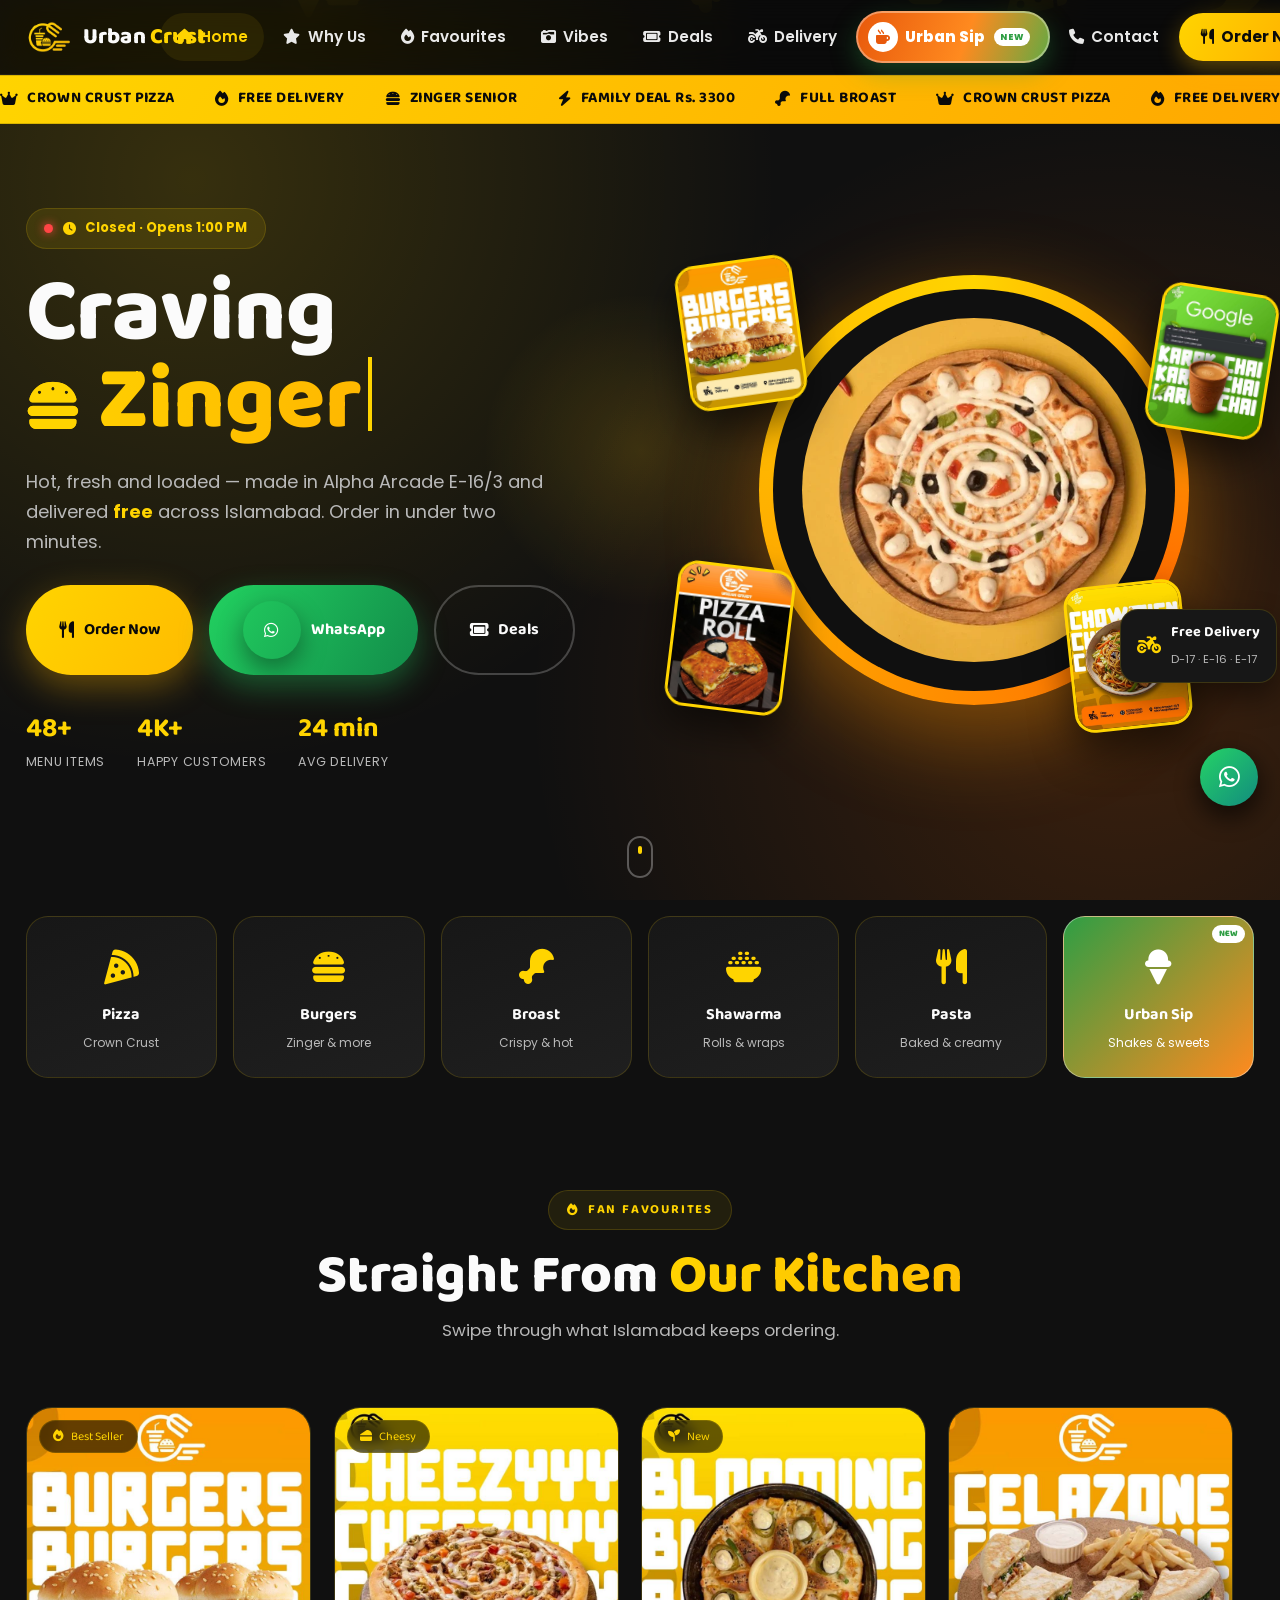
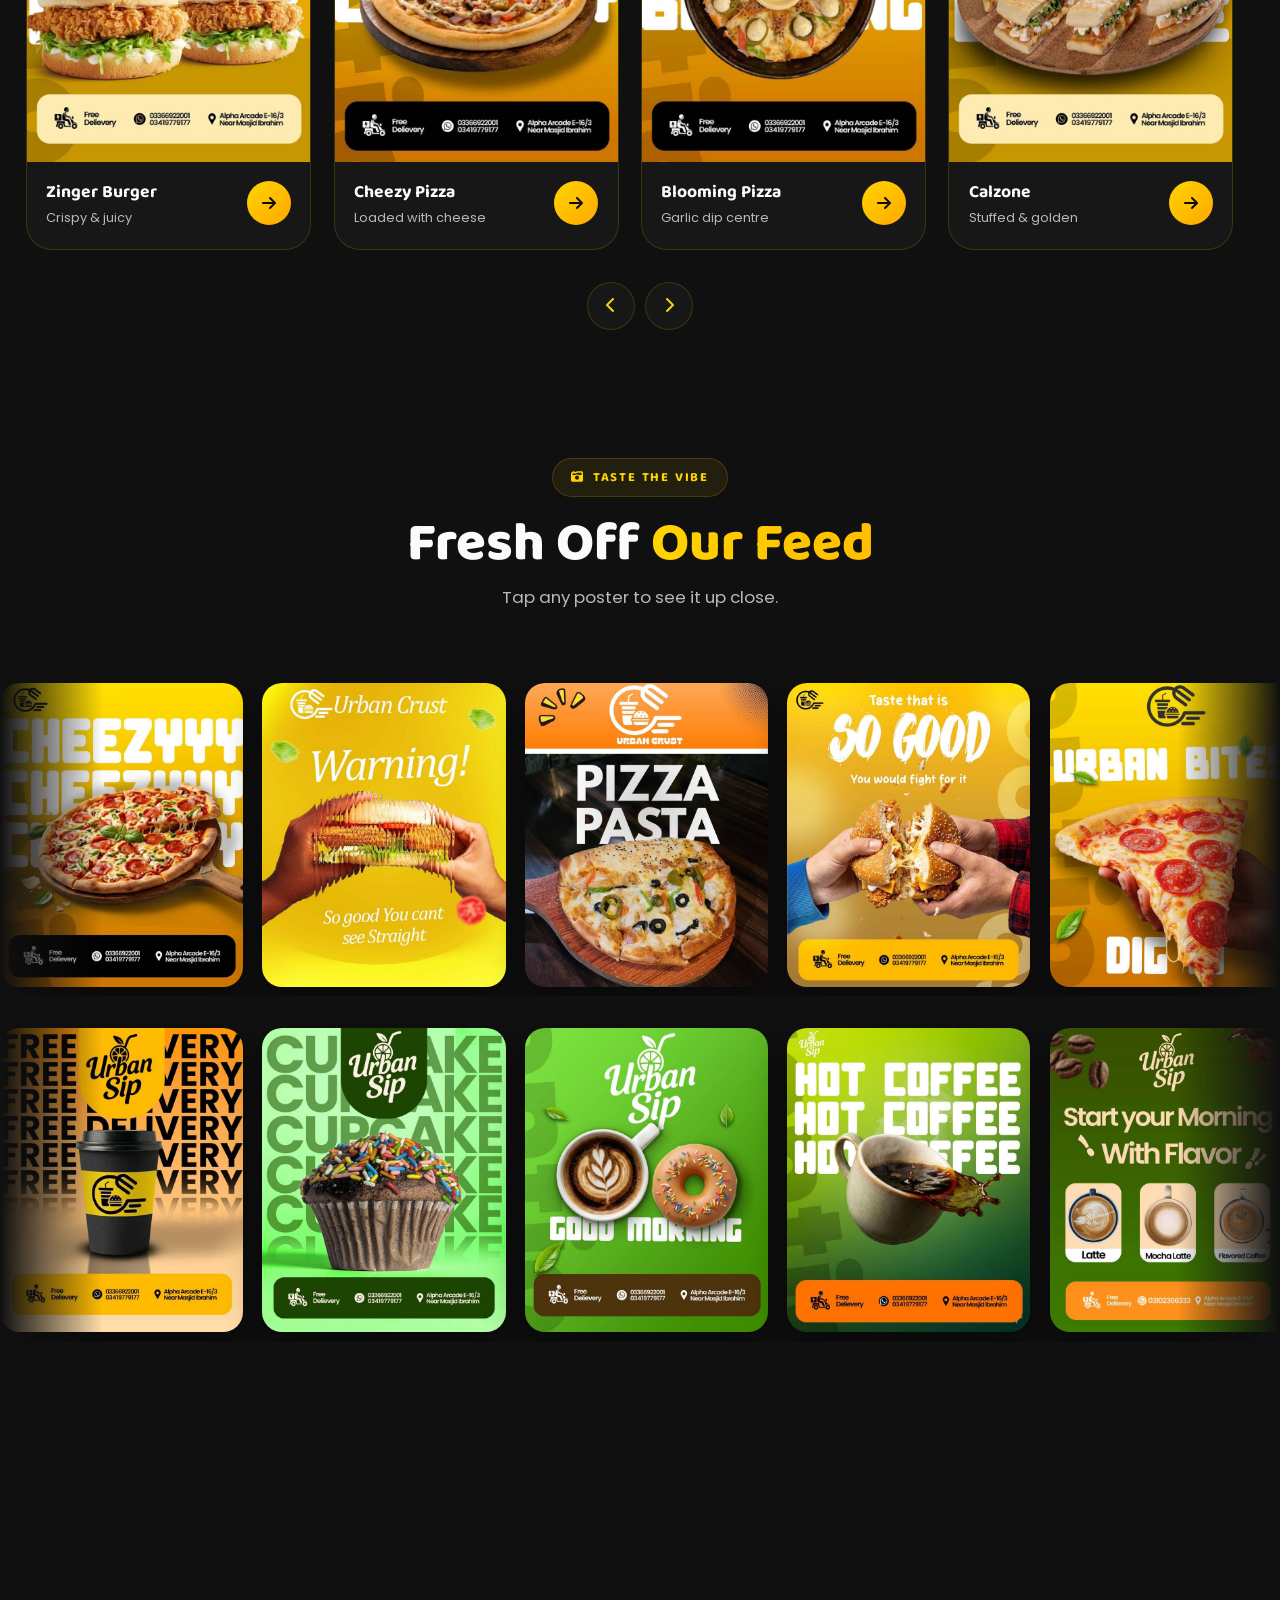
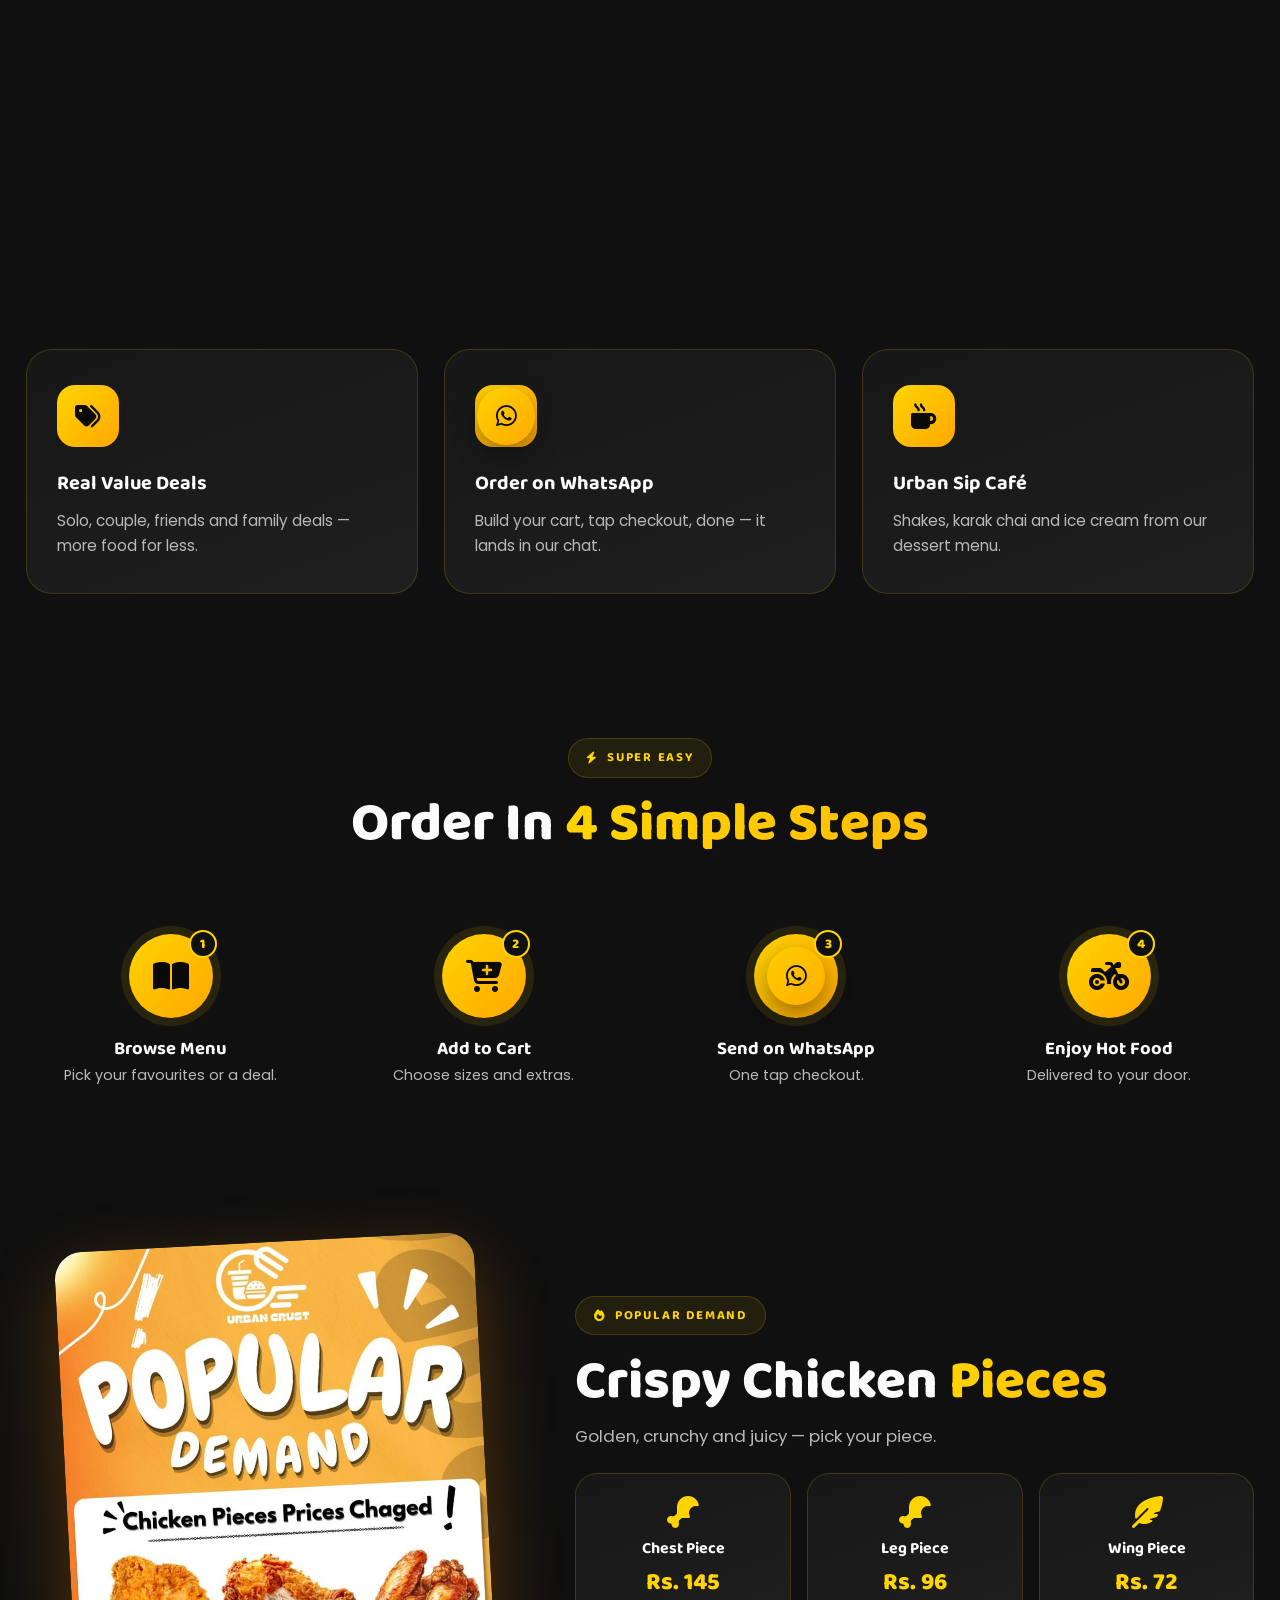
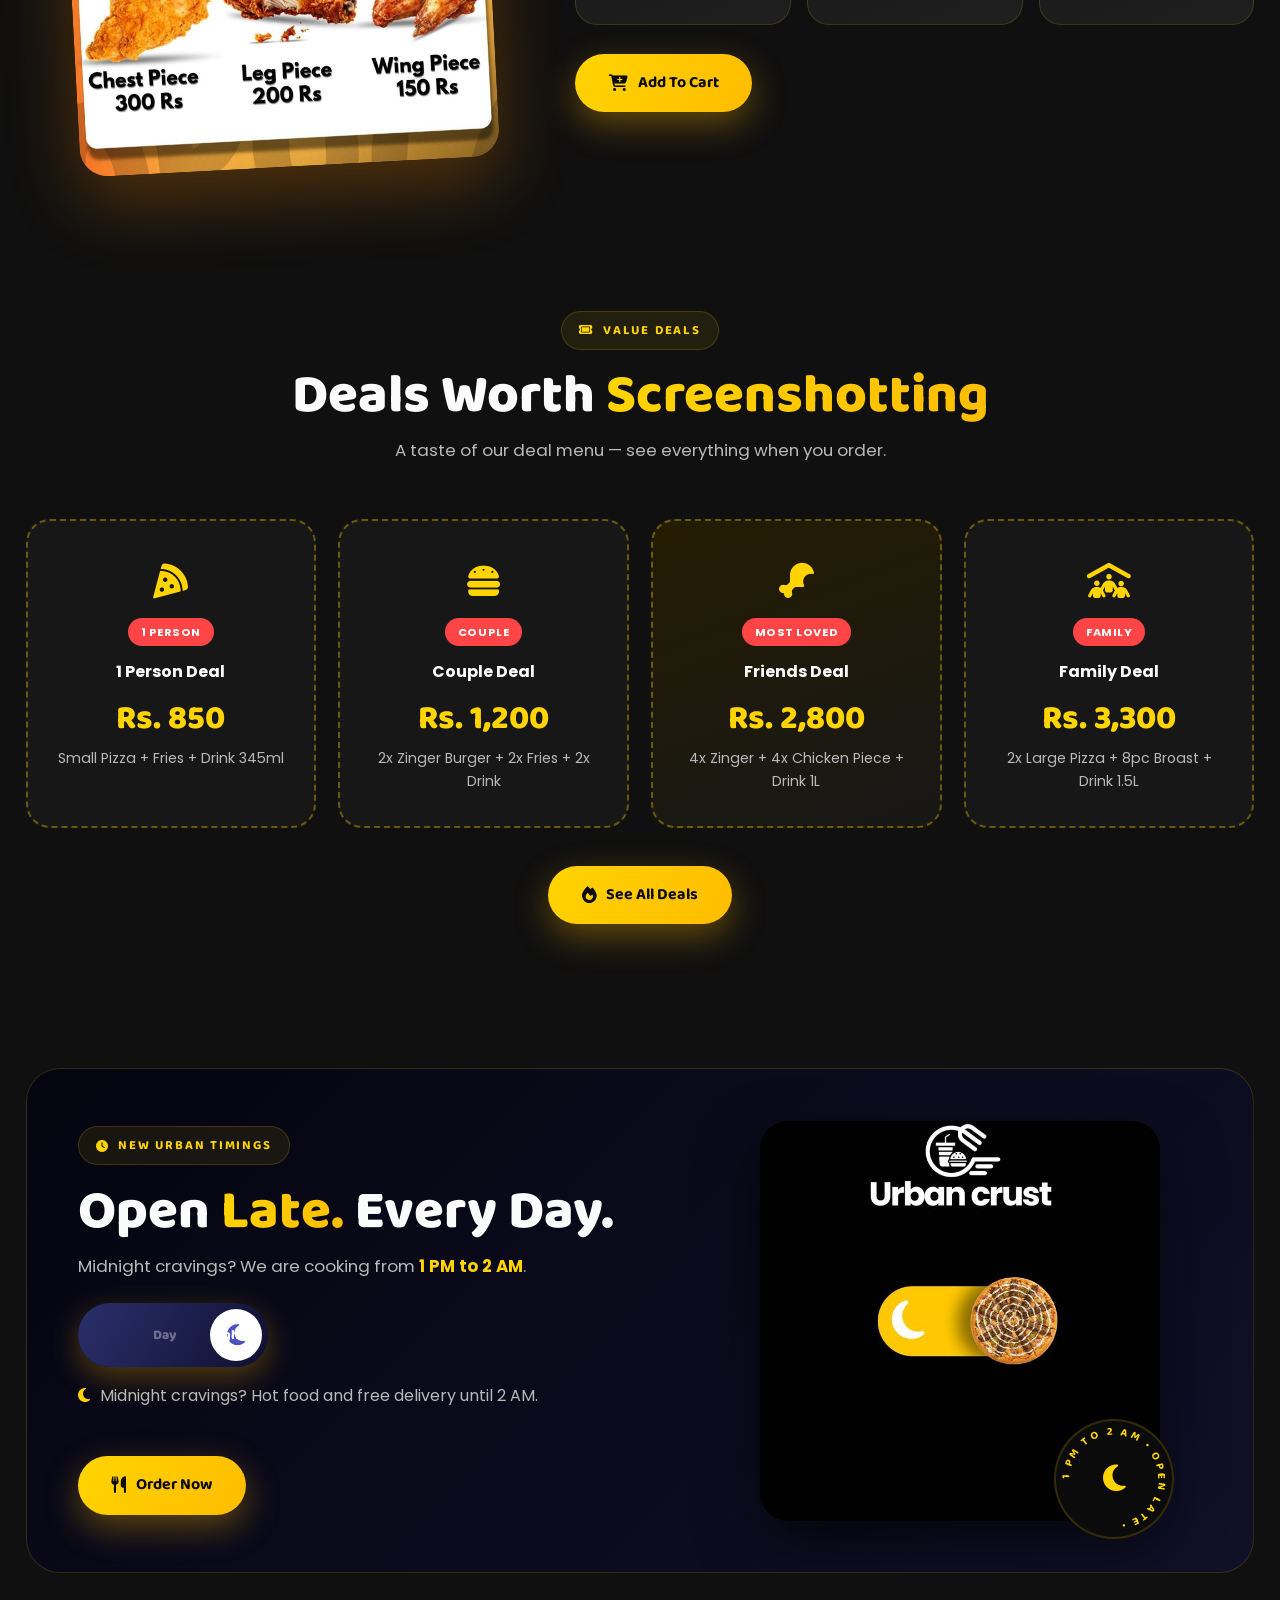
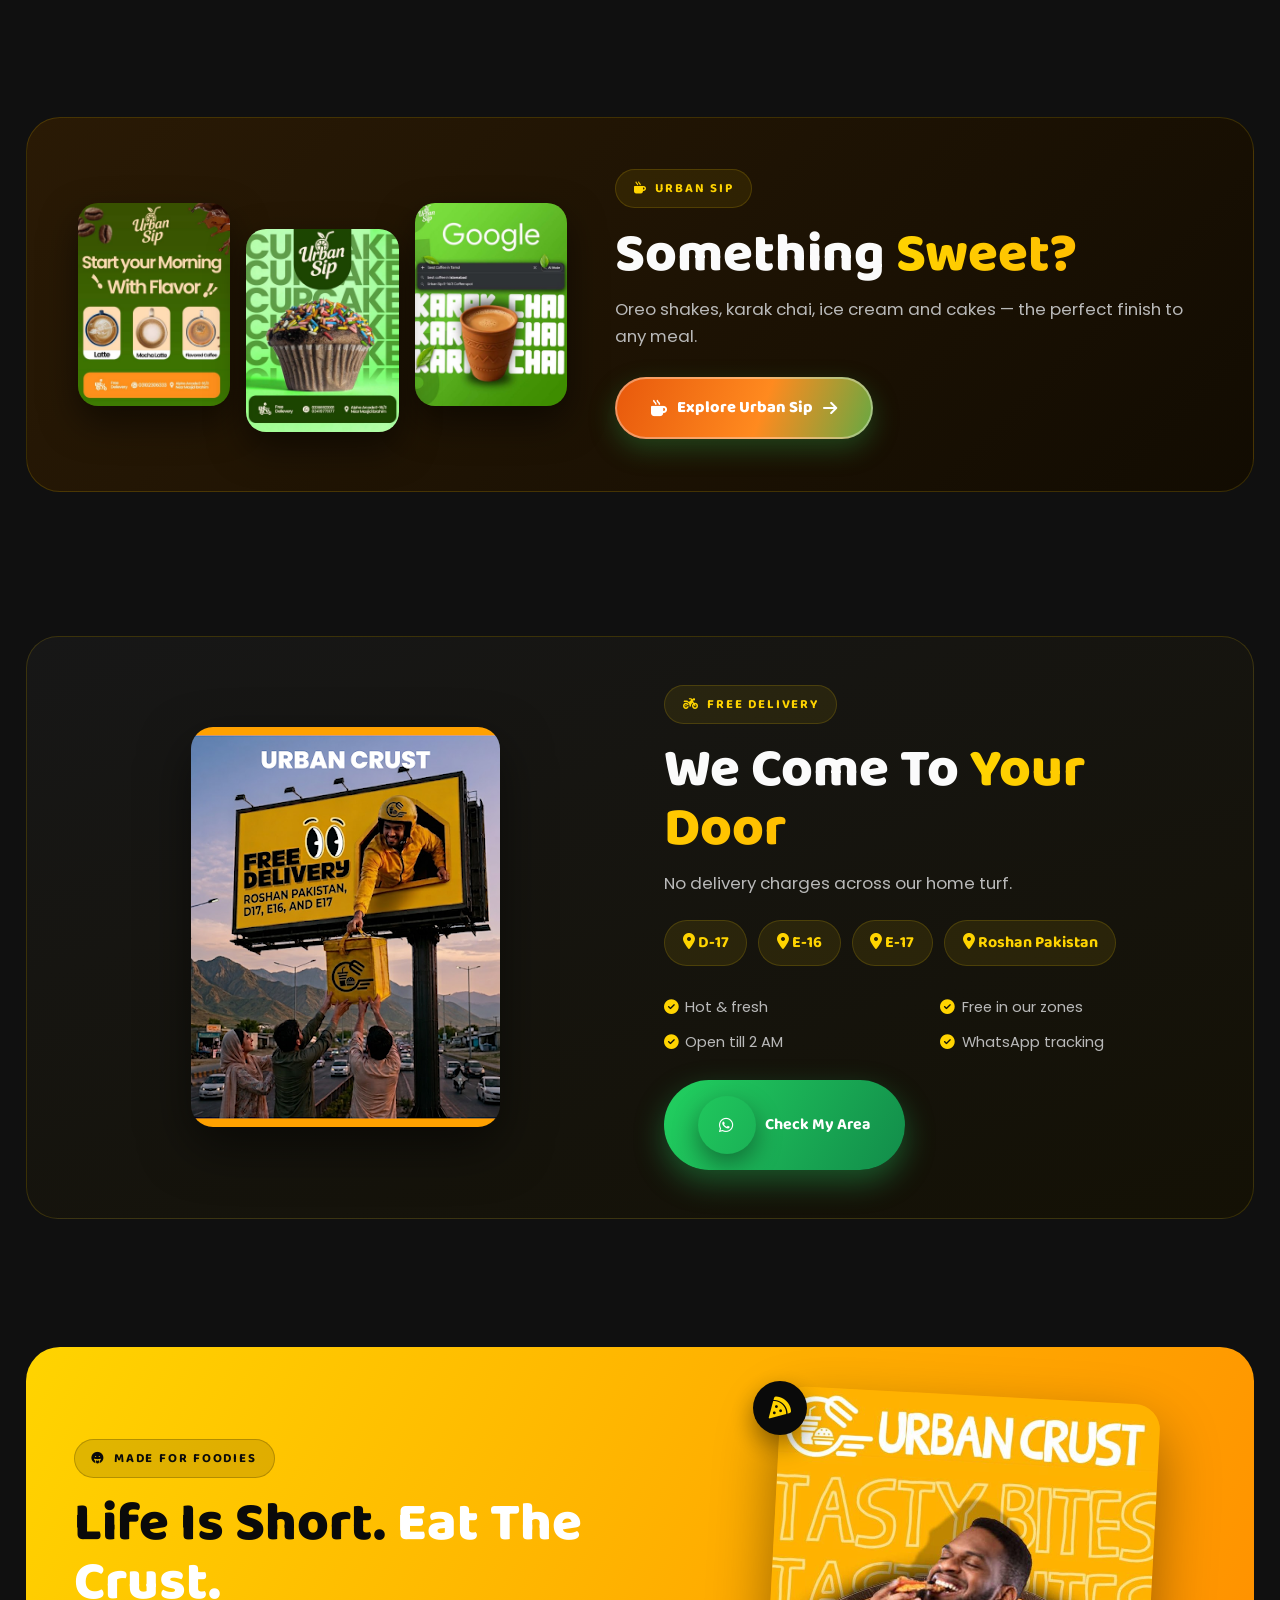
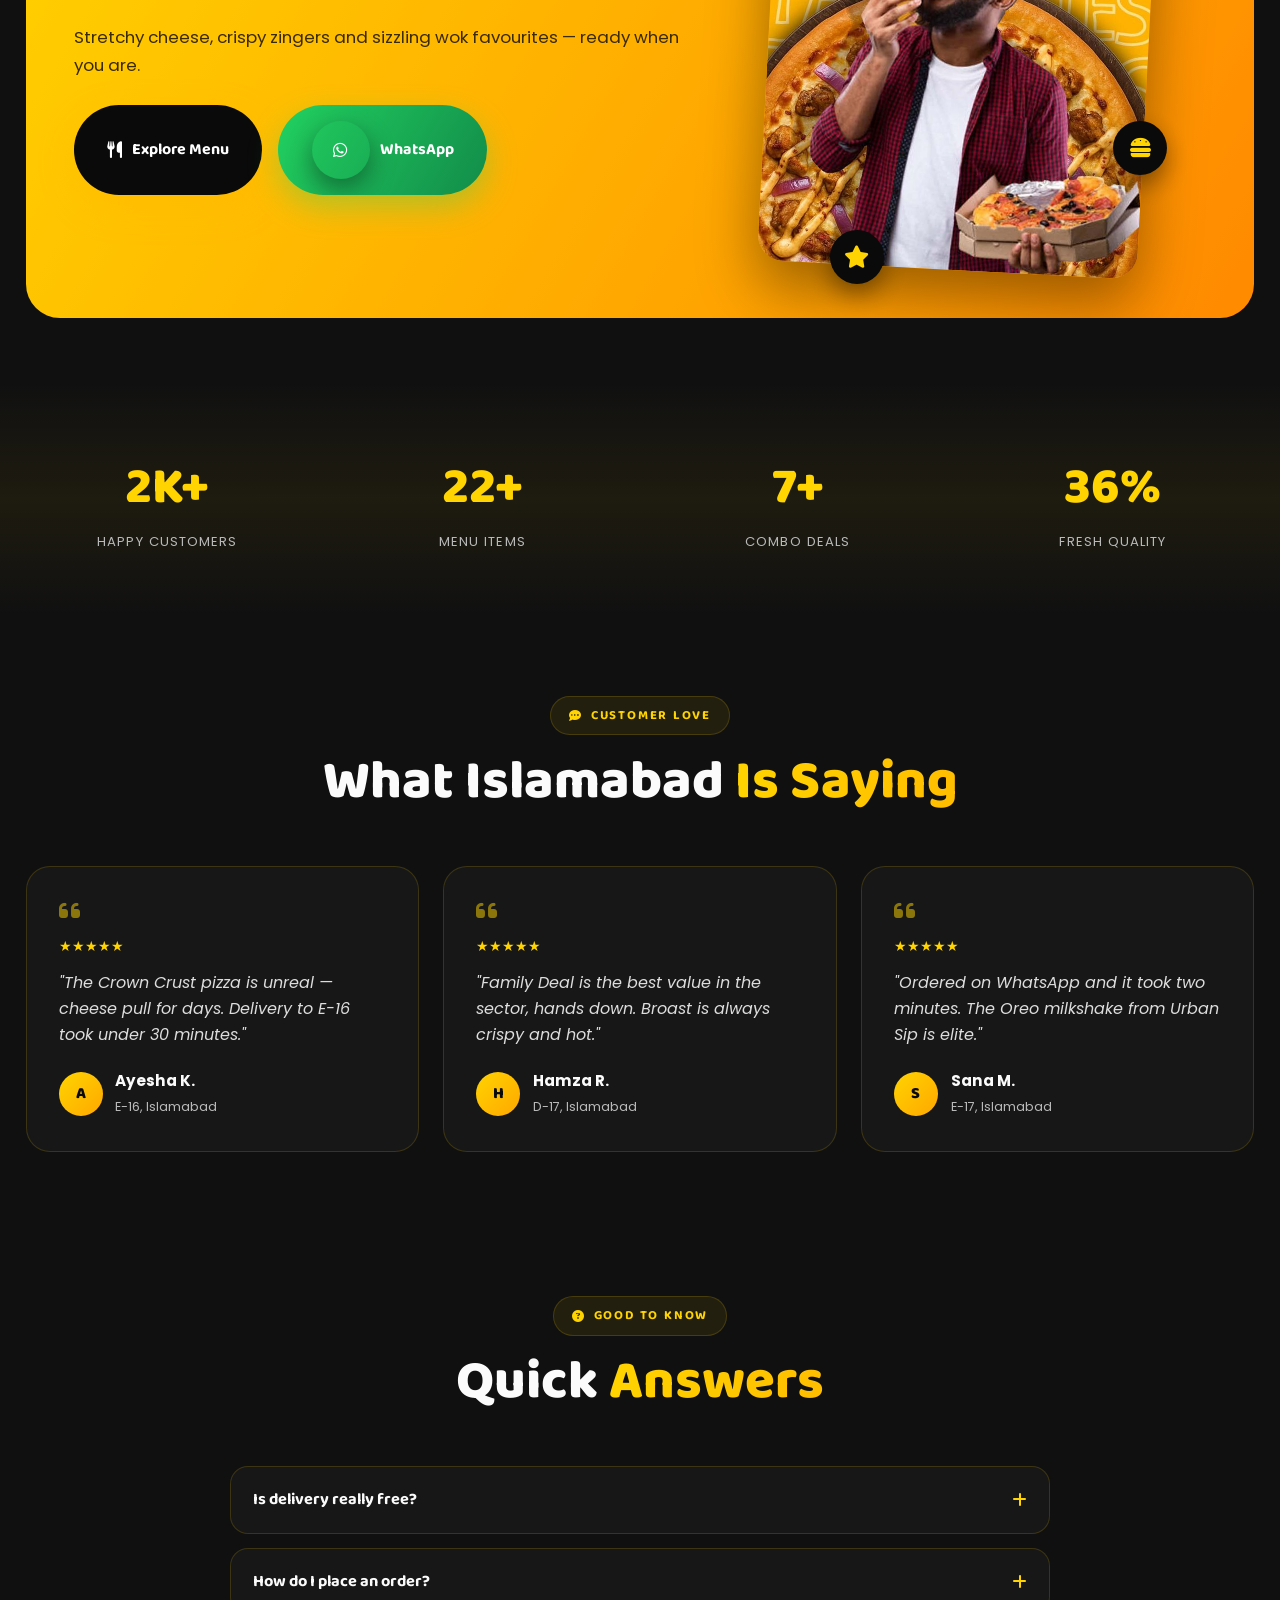
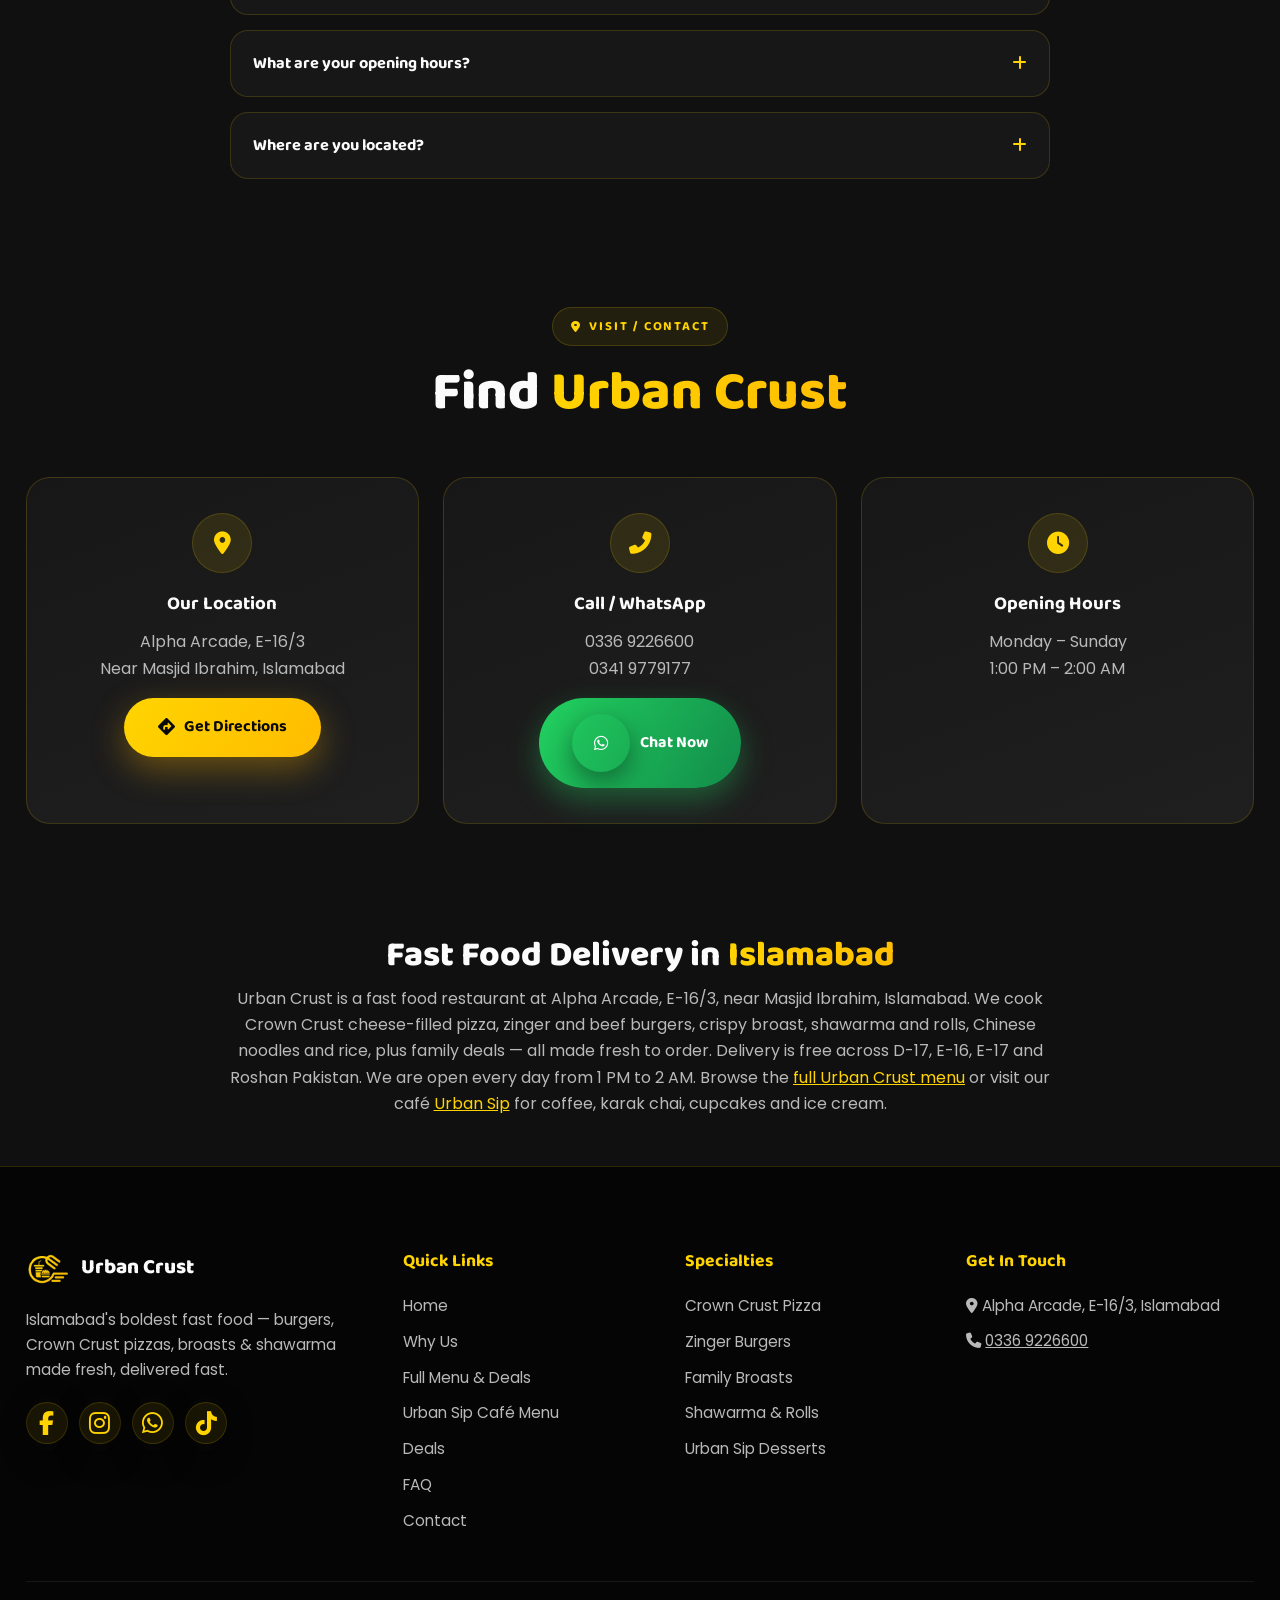
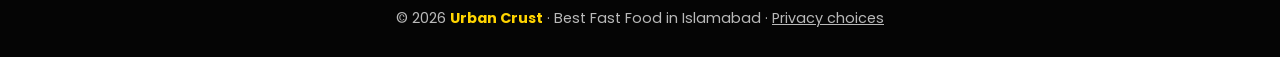
<file: index.html>
<!DOCTYPE html>
<html lang="en">
<head>
<meta charset="UTF-8">
<meta name="viewport" content="width=device-width, initial-scale=1.0, maximum-scale=5.0">

<!-- PWA -->
<link rel="manifest" href="manifest.json">
<meta name="theme-color" content="#FFD400">
<meta name="apple-mobile-web-app-capable" content="yes">
<meta name="apple-mobile-web-app-status-bar-style" content="black-translucent">
<meta name="apple-mobile-web-app-title" content="Urban Crust">

<!-- SEO -->
<title>Urban Crust — Best Fast Food & Pizza in Islamabad | E-16 Alpha Arcade</title>
<meta name="description" content="Urban Crust — Islamabad's boldest fast food. Crown Crust Pizza, Zinger Burgers, Broasts, Shawarma & Family Deals. Free delivery to D-17, E-16 & E-17. Order now!">
<meta name="keywords" content="Urban Crust, fast food Islamabad, best burger Islamabad, pizza delivery E-16, Crown Crust Pizza, zinger burger, Alpha Arcade restaurant">
<meta property="og:title" content="Urban Crust — Best Fast Food in Islamabad">
<meta property="og:description" content="Crown Crust Pizza, Zinger Burgers, Broasts & Family Deals. Free delivery across D-17 / E-16 / E-17.">
<meta property="og:type" content="website">
<meta property="og:image" content="https://urbancrust.powertree.site/images/gallery/cheezy-pizza.jpg">
<link rel="canonical" href="https://urbancrust.powertree.site/">
<meta name="robots" content="index,follow,max-image-preview:large">
<meta property="og:url" content="https://urbancrust.powertree.site/">
<meta property="og:site_name" content="Urban Crust">
<meta property="og:locale" content="en_PK">
<meta name="twitter:card" content="summary_large_image">
<meta name="twitter:title" content="Urban Crust — Best Fast Food in Islamabad">
<meta name="twitter:description" content="Crown Crust Pizza, Zinger Burgers, Broasts & Family Deals. Free delivery across D-17 / E-16 / E-17.">
<meta name="twitter:image" content="https://urbancrust.powertree.site/images/gallery/cheezy-pizza.jpg">
<script type="application/ld+json">{"@context": "https://schema.org", "@type": "Restaurant", "@id": "https://urbancrust.powertree.site/#restaurant", "name": "Urban Crust", "url": "https://urbancrust.powertree.site/", "image": ["https://urbancrust.powertree.site/images/gallery/cheezy-pizza.jpg", "https://urbancrust.powertree.site/images/gallery/zinger-burger.jpg"], "logo": "https://urbancrust.powertree.site/images/logo.png", "description": "Fast food restaurant in Islamabad serving Crown Crust pizza, zinger burgers, broast, shawarma and family deals with free delivery to D-17, E-16 and E-17.", "telephone": "+92-336-9226600", "address": {"@type": "PostalAddress", "streetAddress": "Alpha Arcade, E-16/3, Near Masjid Ibrahim", "addressLocality": "Islamabad", "addressCountry": "PK"}, "openingHoursSpecification": [{"@type": "OpeningHoursSpecification", "dayOfWeek": ["Monday", "Tuesday", "Wednesday", "Thursday", "Friday", "Saturday", "Sunday"], "opens": "13:00", "closes": "02:00"}], "servesCuisine": ["Fast Food", "Pizza", "Burgers", "Broast", "Chinese"], "priceRange": "Rs. 150 - Rs. 3,300", "hasMenu": "https://urbancrust.powertree.site/urban-menu.html", "acceptsReservations": "False", "areaServed": [{"@type": "Place", "name": "D-17 Islamabad"}, {"@type": "Place", "name": "E-16 Islamabad"}, {"@type": "Place", "name": "E-17 Islamabad"}, {"@type": "Place", "name": "Roshan Pakistan"}], "sameAs": ["https://www.facebook.com/people/Urban-Crust/61566038663961/"]}</script>
<style>/* failsafe: loader can never leave a blank screen, even if a script fails to load */
#preloader{animation:ucLoaderOut .6s ease 9s forwards}@keyframes ucLoaderOut{to{opacity:0;visibility:hidden;pointer-events:none}}
.sr-only{position:absolute;width:1px;height:1px;overflow:hidden;clip:rect(0 0 0 0);white-space:nowrap}</style>
<link rel="icon" type="image/png" sizes="32x32" href="images/favicon-32.png">
<link rel="icon" type="image/png" sizes="16x16" href="images/favicon-16.png">
<link rel="shortcut icon" href="images/favicon.ico">
<link rel="apple-touch-icon" sizes="180x180" href="images/apple-touch-icon.png">

<link href="https://cdnjs.cloudflare.com/ajax/libs/font-awesome/6.4.0/css/all.min.css" rel="stylesheet">
<link rel="stylesheet" href="css/brand.css">
<link rel="stylesheet" href="css/fx.css">
<link rel="stylesheet" href="css/home.css">

</head>
<body>

<div id="preloader"></div>

<div class="bg-glow"><span></span><span></span><span></span></div>

<div class="nav-wrap" id="navWrap">
  <header class="site-header">
    <nav class="navbar">
      <a href="index.html" class="brand">
        <img src="images/logo.png" alt="Urban Crust logo">
        <span class="brand-name">Urban <span>Crust</span></span>
      </a>
      <ul class="nav-links" id="navLinks">
        <li><a href="#home" class="active"><i class="fas fa-house"></i> Home</a></li>
        <li><a href="#about"><i class="fas fa-star"></i> Why Us</a></li>
        <li><a href="#popular"><i class="fas fa-fire"></i> Favourites</a></li>
        <li><a href="#vibes"><i class="fas fa-camera-retro"></i> Vibes</a></li>
        <li><a href="#deals"><i class="fas fa-ticket"></i> Deals</a></li>
        <li><a href="#zones"><i class="fas fa-motorcycle"></i> Delivery</a></li>
        <li><a href="sweets.html" class="nav-sip"><span class="ns-ico"><i class="fas fa-mug-hot"></i></span><span class="ns-txt">Urban Sip</span><em class="ns-new">NEW</em></a></li>
        <li><a href="#contact"><i class="fas fa-phone"></i> Contact</a></li>
        <li><a href="urban-menu.html" class="nav-cta"><i class="fas fa-utensils"></i> Order Now</a></li>
      </ul>
      <button class="burger" id="burger" aria-label="Menu"><span></span><span></span><span></span></button>
    </nav>
  </header>
  <div class="marquee">
    <div class="marquee-track">
      <span><i class="fas fa-crown"></i> CROWN CRUST PIZZA</span>
      <span><i class="fas fa-fire"></i> FREE DELIVERY</span>
      <span><i class="fas fa-burger"></i> ZINGER SENIOR</span>
      <span><i class="fas fa-bolt"></i> FAMILY DEAL Rs. 3300</span>
      <span><i class="fas fa-drumstick-bite"></i> FULL BROAST</span>
      <span><i class="fas fa-crown"></i> CROWN CRUST PIZZA</span>
      <span><i class="fas fa-fire"></i> FREE DELIVERY</span>
      <span><i class="fas fa-burger"></i> ZINGER SENIOR</span>
      <span><i class="fas fa-bolt"></i> FAMILY DEAL Rs. 3300</span>
      <span><i class="fas fa-drumstick-bite"></i> FULL BROAST</span>
    </div>
  </div>
</div>

<!-- HERO -->
<section class="hero" id="home">
  <div class="food-rain" id="rain"></div>
  <div class="hero-grid">
    <div>
      <div class="hero-badge" id="openBadge"><span class="dot"></span><i class="fas fa-clock"></i> <span class="txt">Open Now · 1:00 PM – 2:00 AM</span></div>
      <h1 class="hero-title"><span class="crave">Craving</span><span class="type-line"><i class="fas fa-pizza-slice type-ico" id="typedIco"></i><span id="typed">Crown Crust Pizza</span><span class="caret"></span></span><span class="sr-only"> — fast food, pizza, burgers and broast delivery in Islamabad (E-16, D-17, E-17)</span></h1>
      <p class="hero-desc">Hot, fresh and loaded — made in Alpha Arcade E-16/3 and delivered <b style="color:var(--primary)">free</b> across Islamabad. Order in under two minutes.</p>
      <div class="hero-cta-row">
        <a href="urban-menu.html" class="btn btn-primary shine" data-burst><i class="fas fa-utensils"></i> Order Now</a>
        <a href="https://wa.me/923369226600?text=Hi%20Urban%20Crust!%20I%27d%20like%20to%20order." target="_blank" class="btn btn-whatsapp shine"><i class="fab fa-whatsapp"></i> WhatsApp</a>
        <a href="#deals" class="btn btn-ghost"><i class="fas fa-ticket"></i> Deals</a>
      </div>
      <div class="hero-stats">
        <div><strong data-count="60" data-suffix="+">60+</strong><span>Menu Items</span></div>
        <div><strong data-count="5" data-suffix="K+">5K+</strong><span>Happy Customers</span></div>
        <div><strong data-count="30" data-suffix=" min">30 min</strong><span>Avg Delivery</span></div>
      </div>
    </div>
    <div class="hero-visual">
      <div class="hero-plate"><img src="images/crown-pizza.png" alt="Crown Crust Pizza"></div>
      <img class="orbit-img oi-1" src="images/gallery/zinger-burger.jpg" alt="Zinger Burger">
      <img class="orbit-img oi-2" src="images/gallery/pizza-roll.jpg" alt="Pizza Roll">
      <img class="orbit-img oi-3" src="images/gallery/karak-chai.jpg" alt="Karak Chai">
      <img class="orbit-img oi-4" src="images/gallery/chowmein.jpg" alt="Chowmein">
      <div class="hero-chip chip-2"><i class="fas fa-motorcycle"></i><div><b>Free Delivery</b><small>D-17 · E-16 · E-17</small></div></div>
    </div>
  </div>
  <div class="scroll-cue"></div>
</section>

<!-- CATEGORIES -->
<section class="cats"><div class="container"><div class="cat-row">
  <a href="urban-menu.html" class="cat reveal-zoom"><span class="em"><i class="fas fa-pizza-slice"></i></span><b>Pizza</b><small>Crown Crust</small></a>
  <a href="urban-menu.html" class="cat reveal-zoom" data-delay="60"><span class="em"><i class="fas fa-burger"></i></span><b>Burgers</b><small>Zinger &amp; more</small></a>
  <a href="urban-menu.html" class="cat reveal-zoom" data-delay="120"><span class="em"><i class="fas fa-drumstick-bite"></i></span><b>Broast</b><small>Crispy &amp; hot</small></a>
  <a href="urban-menu.html" class="cat reveal-zoom" data-delay="180"><span class="em"><i class="fas fa-bowl-rice"></i></span><b>Shawarma</b><small>Rolls &amp; wraps</small></a>
  <a href="urban-menu.html" class="cat reveal-zoom" data-delay="240"><span class="em"><i class="fas fa-utensils"></i></span><b>Pasta</b><small>Baked &amp; creamy</small></a>
  <a href="sweets.html" class="cat cat-sip reveal-zoom" data-delay="300"><span class="em"><i class="fas fa-ice-cream"></i></span><b>Urban Sip</b><small>Shakes &amp; sweets</small></a>
</div></div></section>

<!-- POPULAR -->
<section class="pop" id="popular"><div class="container">
  <div class="section-head reveal">
    <div class="eyebrow"><i class="fas fa-fire"></i> Fan Favourites</div>
    <h2 class="section-title">Straight From <span>Our Kitchen</span></h2>
    <p class="section-sub">Swipe through what Islamabad keeps ordering.</p>
  </div>
  <div class="slider" id="slider">
    <div class="dish tilt"><span class="tag"><i class="fas fa-crown"></i> Signature</span><div class="ph" data-pop="images/crown-pizza.png" data-title="Crown Crust Pizza" data-desc="Cheese-filled crust. Made fresh to order and delivered hot across Islamabad." data-kick="Fan Favourite" data-group="fav"><img src="images/crown-pizza.png" alt="Crown Crust Pizza" loading="lazy"></div><div class="info"><div><h4>Crown Crust Pizza</h4><p>Cheese-filled crust</p></div><a class="go" href="urban-menu.html" aria-label="Order Crown Crust Pizza"><i class="fas fa-arrow-right"></i></a></div></div>
    <div class="dish tilt"><span class="tag"><i class="fas fa-fire"></i> Best Seller</span><div class="ph" data-pop="images/gallery/zinger-burger.jpg" data-title="Zinger Burger" data-desc="Crispy & juicy. Made fresh to order and delivered hot across Islamabad." data-kick="Fan Favourite" data-group="fav"><img src="images/gallery/zinger-burger.jpg" alt="Zinger Burger" loading="lazy"></div><div class="info"><div><h4>Zinger Burger</h4><p>Crispy & juicy</p></div><a class="go" href="urban-menu.html" aria-label="Order Zinger Burger"><i class="fas fa-arrow-right"></i></a></div></div>
    <div class="dish tilt"><span class="tag"><i class="fas fa-cheese"></i> Cheesy</span><div class="ph" data-pop="images/gallery/cheezy-pizza.jpg" data-title="Cheezy Pizza" data-desc="Loaded with cheese. Made fresh to order and delivered hot across Islamabad." data-kick="Fan Favourite" data-group="fav"><img src="images/gallery/cheezy-pizza.jpg" alt="Cheezy Pizza" loading="lazy"></div><div class="info"><div><h4>Cheezy Pizza</h4><p>Loaded with cheese</p></div><a class="go" href="urban-menu.html" aria-label="Order Cheezy Pizza"><i class="fas fa-arrow-right"></i></a></div></div>
    <div class="dish tilt"><span class="tag"><i class="fas fa-seedling"></i> New</span><div class="ph" data-pop="images/gallery/blooming-pizza.jpg" data-title="Blooming Pizza" data-desc="Garlic dip centre. Made fresh to order and delivered hot across Islamabad." data-kick="Fan Favourite" data-group="fav"><img src="images/gallery/blooming-pizza.jpg" alt="Blooming Pizza" loading="lazy"></div><div class="info"><div><h4>Blooming Pizza</h4><p>Garlic dip centre</p></div><a class="go" href="urban-menu.html" aria-label="Order Blooming Pizza"><i class="fas fa-arrow-right"></i></a></div></div>
    <div class="dish tilt"><div class="ph" data-pop="images/gallery/calzone.jpg" data-title="Calzone" data-desc="Stuffed & golden. Made fresh to order and delivered hot across Islamabad." data-kick="Fan Favourite" data-group="fav"><img src="images/gallery/calzone.jpg" alt="Calzone" loading="lazy"></div><div class="info"><div><h4>Calzone</h4><p>Stuffed & golden</p></div><a class="go" href="urban-menu.html" aria-label="Order Calzone"><i class="fas fa-arrow-right"></i></a></div></div>
    <div class="dish tilt"><div class="ph" data-pop="images/gallery/pizza-roll.jpg" data-title="Pizza Roll" data-desc="Crispy pizza wrap. Made fresh to order and delivered hot across Islamabad." data-kick="Fan Favourite" data-group="fav"><img src="images/gallery/pizza-roll.jpg" alt="Pizza Roll" loading="lazy"></div><div class="info"><div><h4>Pizza Roll</h4><p>Crispy pizza wrap</p></div><a class="go" href="urban-menu.html" aria-label="Order Pizza Roll"><i class="fas fa-arrow-right"></i></a></div></div>
    <div class="dish tilt"><span class="tag"><i class="fas fa-bowl-rice"></i> Chinese</span><div class="ph" data-pop="images/gallery/chowmein.jpg" data-title="Chowmein" data-desc="Wok tossed noodles. Made fresh to order and delivered hot across Islamabad." data-kick="Fan Favourite" data-group="fav"><img src="images/gallery/chowmein.jpg" alt="Chowmein" loading="lazy"></div><div class="info"><div><h4>Chowmein</h4><p>Wok tossed noodles</p></div><a class="go" href="urban-menu.html" aria-label="Order Chowmein"><i class="fas fa-arrow-right"></i></a></div></div>
    <div class="dish tilt"><span class="tag"><i class="fas fa-fire-flame-curved"></i> Chinese</span><div class="ph" data-pop="images/gallery/fried-rice.jpg" data-title="Fried Rice" data-desc="Smoky wok flavour. Made fresh to order and delivered hot across Islamabad." data-kick="Fan Favourite" data-group="fav"><img src="images/gallery/fried-rice.jpg" alt="Fried Rice" loading="lazy"></div><div class="info"><div><h4>Fried Rice</h4><p>Smoky wok flavour</p></div><a class="go" href="urban-menu.html" aria-label="Order Fried Rice"><i class="fas fa-arrow-right"></i></a></div></div>
    <div class="dish tilt"><span class="tag"><i class="fas fa-utensils"></i> Italian</span><div class="ph" data-pop="images/gallery/pasta-crunchy.jpg" data-title="Pasta Crunchy" data-desc="Zinger mac & cheese. Made fresh to order and delivered hot across Islamabad." data-kick="Fan Favourite" data-group="fav"><img src="images/gallery/pasta-crunchy.jpg" alt="Pasta Crunchy" loading="lazy"></div><div class="info"><div><h4>Pasta Crunchy</h4><p>Zinger mac & cheese</p></div><a class="go" href="urban-menu.html" aria-label="Order Pasta Crunchy"><i class="fas fa-arrow-right"></i></a></div></div>
    <div class="dish tilt"><div class="ph" data-pop="images/gallery/juicy-bites.jpg" data-title="Juicy Bites" data-desc="Supreme taste. Made fresh to order and delivered hot across Islamabad." data-kick="Fan Favourite" data-group="fav"><img src="images/gallery/juicy-bites.jpg" alt="Juicy Bites" loading="lazy"></div><div class="info"><div><h4>Juicy Bites</h4><p>Supreme taste</p></div><a class="go" href="urban-menu.html" aria-label="Order Juicy Bites"><i class="fas fa-arrow-right"></i></a></div></div>
  </div>
  <div class="slide-ctl"><button data-slide="-1" aria-label="Previous"><i class="fas fa-chevron-left"></i></button><button data-slide="1" aria-label="Next"><i class="fas fa-chevron-right"></i></button></div>
</div></section>

<!-- REELS -->
<section class="reels" id="vibes"><div class="container"><div class="section-head reveal">
  <div class="eyebrow"><i class="fas fa-camera-retro"></i> Taste The Vibe</div><h2 class="section-title">Fresh Off <span>Our Feed</span></h2><p class="section-sub">Tap any poster to see it up close.</p></div></div>
  <div class="reel"><div class="reel-track"><div class="reel-item" data-pop="images/gallery/cheezy-pizza-2.jpg" data-title="Cheezy Pizza" data-desc="Stretchy, loaded and baked fresh." data-group="reel1"><img src="images/gallery/cheezy-pizza-2.jpg" alt="Cheezy Pizza" loading="lazy"></div><div class="reel-item" data-pop="images/gallery/warning-burger.jpg" data-title="Zinger Stack" data-desc="So good you cannot see straight." data-group="reel1"><img src="images/gallery/warning-burger.jpg" alt="Zinger Stack" loading="lazy"></div><div class="reel-item" data-pop="images/gallery/pizza-pasta.jpg" data-title="Pizza Pasta" data-desc="Two favourites on one plate." data-group="reel1"><img src="images/gallery/pizza-pasta.jpg" alt="Pizza Pasta" loading="lazy"></div><div class="reel-item" data-pop="images/gallery/so-good.jpg" data-title="So Good" data-desc="You would fight for it." data-group="reel1"><img src="images/gallery/so-good.jpg" alt="So Good" loading="lazy"></div><div class="reel-item" data-pop="images/gallery/urban-bites.jpg" data-title="Urban Bites" data-desc="Dig into a fresh pepperoni slice." data-group="reel1"><img src="images/gallery/urban-bites.jpg" alt="Urban Bites" loading="lazy"></div><div class="reel-item" data-pop="images/gallery/tasty-noodles.jpg" data-title="Tasty Noodles" data-desc="Twirl, bite, repeat." data-group="reel1"><img src="images/gallery/tasty-noodles.jpg" alt="Tasty Noodles" loading="lazy"></div><div class="reel-item" data-pop="images/gallery/as-delicious.jpg" data-title="Delicious" data-desc="It tastes as good as it looks." data-group="reel1"><img src="images/gallery/as-delicious.jpg" alt="Delicious" loading="lazy"></div><div class="reel-item" data-pop="images/gallery/pasta-big.jpg" data-title="Baked Pasta" data-desc="Golden, cheesy and bubbling." data-group="reel1"><img src="images/gallery/pasta-big.jpg" alt="Baked Pasta" loading="lazy"></div><div class="reel-item" data-pop="images/gallery/tasty-bites.jpg" data-title="Tasty Bites" data-desc="Made for foodies." data-group="reel1"><img src="images/gallery/tasty-bites.jpg" alt="Tasty Bites" loading="lazy"></div></div></div><div class="reel rev"><div class="reel-track"><div class="reel-item" data-pop="images/gallery/free-delivery-cup.jpg" data-title="Free Delivery" data-desc="Hot coffee to your door." data-group="reel2"><img src="images/gallery/free-delivery-cup.jpg" alt="Free Delivery" loading="lazy"></div><div class="reel-item" data-pop="images/gallery/cupcake.jpg" data-title="Cupcake" data-desc="Sprinkles and pure joy." data-group="reel2"><img src="images/gallery/cupcake.jpg" alt="Cupcake" loading="lazy"></div><div class="reel-item" data-pop="images/gallery/donut-coffee.jpg" data-title="Donut and Coffee" data-desc="A perfect morning pair." data-group="reel2"><img src="images/gallery/donut-coffee.jpg" alt="Donut and Coffee" loading="lazy"></div><div class="reel-item" data-pop="images/gallery/hot-coffee.jpg" data-title="Hot Coffee" data-desc="Fresh brewed at Urban Sip." data-group="reel2"><img src="images/gallery/hot-coffee.jpg" alt="Hot Coffee" loading="lazy"></div><div class="reel-item" data-pop="images/gallery/morning-flavor.jpg" data-title="Start Your Morning" data-desc="Latte, Mocha Latte and Flavoured Coffee." data-group="reel2"><img src="images/gallery/morning-flavor.jpg" alt="Start Your Morning" loading="lazy"></div><div class="reel-item" data-pop="images/gallery/which-fancy.jpg" data-title="Which One Do You Fancy" data-desc="Espresso, Cappuccino or Americano?" data-group="reel2"><img src="images/gallery/which-fancy.jpg" alt="Which One Do You Fancy" loading="lazy"></div><div class="reel-item" data-pop="images/gallery/soup.jpg" data-title="Chicken Corn Soup" data-desc="Warm, creamy and comforting." data-group="reel2"><img src="images/gallery/soup.jpg" alt="Chicken Corn Soup" loading="lazy"></div><div class="reel-item" data-pop="images/gallery/americano.jpg" data-title="Americano" data-desc="Bold and smooth." data-group="reel2"><img src="images/gallery/americano.jpg" alt="Americano" loading="lazy"></div><div class="reel-item" data-pop="images/gallery/espresso.jpg" data-title="Espresso" data-desc="Short, strong and stunning." data-group="reel2"><img src="images/gallery/espresso.jpg" alt="Espresso" loading="lazy"></div><div class="reel-item" data-pop="images/gallery/good-morning.jpg" data-title="Good Morning" data-desc="Coffee first, everything else later." data-group="reel2"><img src="images/gallery/good-morning.jpg" alt="Good Morning" loading="lazy"></div></div></div>
</section>

<!-- WHY US -->
<section class="features-sec" id="about"><div class="container">
  <div class="section-head reveal">
    <div class="eyebrow"><i class="fas fa-hand-sparkles"></i> Why Urban Crust</div>
    <h2 class="section-title">Made Fresh. <span>Served Bold.</span></h2>
    <p class="section-sub">Everything that makes people come back for seconds.</p>
  </div>
  <div class="feat-grid">
    <div class="feat-card reveal"><div class="feat-icon"><i class="fas fa-crown"></i></div><h3>Crown Crust Pizza</h3><p>Our legendary cheese-filled crust — the pizza people actually crave.</p></div>
    <div class="feat-card reveal" data-delay="80"><div class="feat-icon"><i class="fas fa-motorcycle"></i></div><h3>Fast Free Delivery</h3><p>Hot food to your door across D-17, E-16 &amp; E-17.</p></div>
    <div class="feat-card reveal" data-delay="160"><div class="feat-icon"><i class="fas fa-leaf"></i></div><h3>Fresh Ingredients</h3><p>Nothing frozen and forgotten — cooked fresh, same day.</p></div>
    <div class="feat-card reveal"><div class="feat-icon"><i class="fas fa-tags"></i></div><h3>Real Value Deals</h3><p>Solo, couple, friends and family deals — more food for less.</p></div>
    <div class="feat-card reveal" data-delay="80"><div class="feat-icon"><i class="fab fa-whatsapp"></i></div><h3>Order on WhatsApp</h3><p>Build your cart, tap checkout, done — it lands in our chat.</p></div>
    <div class="feat-card reveal" data-delay="160"><div class="feat-icon"><i class="fas fa-mug-hot"></i></div><h3>Urban Sip Café</h3><p>Shakes, karak chai and ice cream from our dessert menu.</p></div>
  </div>
</div></section>

<!-- HOW IT WORKS -->
<section class="steps"><div class="container">
  <div class="section-head reveal">
    <div class="eyebrow"><i class="fas fa-bolt"></i> Super Easy</div>
    <h2 class="section-title">Order In <span>4 Simple Steps</span></h2>
  </div>
  <div class="step-row">
    <div class="step reveal"><div class="n"><i class="fas fa-book-open"></i><em>1</em></div><h4>Browse Menu</h4><p>Pick your favourites or a deal.</p></div>
    <div class="step reveal" data-delay="100"><div class="n"><i class="fas fa-cart-plus"></i><em>2</em></div><h4>Add to Cart</h4><p>Choose sizes and extras.</p></div>
    <div class="step reveal" data-delay="200"><div class="n"><i class="fab fa-whatsapp"></i><em>3</em></div><h4>Send on WhatsApp</h4><p>One tap checkout.</p></div>
    <div class="step reveal" data-delay="300"><div class="n"><i class="fas fa-motorcycle"></i><em>4</em></div><h4>Enjoy Hot Food</h4><p>Delivered to your door.</p></div>
  </div>
</div></section>

<!-- CHICKEN PIECES -->
<section class="chick" id="chicken"><div class="container"><div class="chick-wrap">
  <div class="chick-img reveal-left"><img src="images/gallery/popular-demand.jpg" alt="Popular demand chicken pieces" loading="lazy" data-pop="images/gallery/popular-demand.jpg" data-title="Popular Demand" data-desc="Chicken piece prices: Chest Rs. 300, Leg Rs. 200, Wing Rs. 150." data-kick="Price Update"></div>
  <div class="reveal-right">
    <div class="eyebrow"><i class="fas fa-fire"></i> Popular Demand</div><h2 class="section-title" style="text-align:left">Crispy Chicken <span>Pieces</span></h2>
    <p class="section-sub" style="text-align:left;margin-bottom:1.4rem">Golden, crunchy and juicy — pick your piece.</p>
    <div class="piece-row">
      <div class="piece"><i class="fas fa-drumstick-bite"></i><b>Chest Piece</b><strong>Rs. <span data-count="300">300</span></strong></div>
      <div class="piece"><i class="fas fa-drumstick-bite"></i><b>Leg Piece</b><strong>Rs. <span data-count="200">200</span></strong></div>
      <div class="piece"><i class="fas fa-feather-pointed"></i><b>Wing Piece</b><strong>Rs. <span data-count="150">150</span></strong></div>
    </div>
    <a class="btn btn-primary shine" href="urban-menu.html" data-burst><i class="fas fa-cart-plus"></i> Add To Cart</a>
  </div>
</div></div></section>

<!-- DEALS -->
<section class="deals-sec" id="deals"><div class="container">
  <div class="section-head reveal">
    <div class="eyebrow"><i class="fas fa-ticket"></i> Value Deals</div>
    <h2 class="section-title">Deals Worth <span>Screenshotting</span></h2>
    <p class="section-sub">A taste of our deal menu — see everything when you order.</p>
  </div>
  <div class="deals-grid">
    <div class="deal-card reveal"><span class="deal-ico"><i class="fas fa-pizza-slice"></i></span><span class="deal-badge">1 PERSON</span><div class="deal-name">1 Person Deal</div><div class="deal-price">Rs. 850</div><div class="deal-desc">Small Pizza + Fries + Drink 345ml</div></div>
    <div class="deal-card reveal" data-delay="80"><span class="deal-ico"><i class="fas fa-burger"></i></span><span class="deal-badge">COUPLE</span><div class="deal-name">Couple Deal</div><div class="deal-price">Rs. 1,200</div><div class="deal-desc">2x Zinger Burger + 2x Fries + 2x Drink</div></div>
    <div class="deal-card hot reveal" data-delay="160"><span class="deal-ico"><i class="fas fa-drumstick-bite"></i></span><span class="deal-badge">MOST LOVED</span><div class="deal-name">Friends Deal</div><div class="deal-price">Rs. 2,800</div><div class="deal-desc">4x Zinger + 4x Chicken Piece + Drink 1L</div></div>
    <div class="deal-card reveal" data-delay="240"><span class="deal-ico"><i class="fas fa-people-roof"></i></span><span class="deal-badge">FAMILY</span><div class="deal-name">Family Deal</div><div class="deal-price">Rs. 3,300</div><div class="deal-desc">2x Large Pizza + 8pc Broast + Drink 1.5L</div></div>
  </div>
  <div style="text-align:center;margin-top:2.4rem"><a href="urban-menu.html" class="btn btn-primary shine" data-burst><i class="fas fa-fire"></i> See All Deals</a></div>
</div></section>

<!-- OPEN LATE -->
<section class="late" id="timings"><div class="container"><div class="late-wrap">
  <div class="late-txt reveal-left">
    <div class="eyebrow"><i class="fas fa-clock"></i> New Urban Timings</div>
    <h2 class="section-title">Open <span>Late.</span> Every Day.</h2>
    <p class="section-sub" style="text-align:left">Midnight cravings? We are cooking from <b style="color:var(--primary)">1 PM to 2 AM</b>.</p>
    <div class="dn-switch" id="dnSwitch" role="switch" aria-checked="false" tabindex="0"><span class="dn-knob"><i class="fas fa-sun"></i></span><span class="dn-lbl day">Day</span><span class="dn-lbl night">Night</span></div>
    <p class="dn-note" id="dnNote"><i class="fas fa-sun"></i> Lunch rush from 1 PM — burgers, pizzas and broasts.</p>
    <a class="btn btn-primary shine" href="urban-menu.html" data-burst><i class="fas fa-utensils"></i> Order Now</a>
  </div>
  <div class="late-vis reveal-right">
    <img class="dn-img day" src="images/gallery/day-toggle.jpg" alt="Day" loading="lazy" data-pop="images/gallery/timings.jpg" data-title="New Urban Timings" data-desc="We are now open from 1 PM to 2 AM, every day." data-kick="Notice" data-group="time">
    <img class="dn-img night" src="images/gallery/night-toggle.jpg" alt="Night" loading="lazy" data-pop="images/gallery/delivery-night.jpg" data-title="Delicious After Dark" data-desc="Late-night delivery until 2 AM." data-kick="Late Night" data-group="time">
    <div class="spin-badge late-badge"><svg viewBox="0 0 120 120"><defs><path id="cp" d="M60,60 m-46,0 a46,46 0 1,1 92,0 a46,46 0 1,1 -92,0"/></defs><text><textPath href="#cp">1 PM to 2 AM • Open Late • </textPath></text></svg><i class="fas fa-moon"></i></div>
  </div>
</div></div></section>

<!-- URBAN SIP -->
<section class="sip"><div class="container"><div class="sip-wrap">
  <div class="sip-imgs reveal-left">
    <img src="images/gallery/morning-flavor.jpg" alt="Coffee menu" loading="lazy" data-pop="images/gallery/morning-flavor.jpg" data-title="Start Your Morning" data-desc="Latte, Mocha Latte and Flavoured Coffee." data-kick="Urban Sip" data-href="sweets.html" data-wa="923102306333">
    <img src="images/gallery/cupcake.jpg" alt="Cupcake" loading="lazy" data-pop="images/gallery/cupcake.jpg" data-title="Cupcake" data-desc="Sprinkles, chocolate and pure joy." data-kick="Urban Sip" data-href="sweets.html" data-wa="923102306333">
    <img src="images/gallery/karak-chai.jpg" alt="Karak Chai" loading="lazy" data-pop="images/gallery/karak-chai.jpg" data-title="Karak Chai" data-desc="Kulhad chai, brewed strong." data-kick="Urban Sip" data-href="sweets.html" data-wa="923102306333">
  </div>
  <div class="sip-txt reveal-right">
    <div class="eyebrow"><i class="fas fa-mug-hot"></i> Urban Sip</div>
    <h2 class="section-title">Something <span>Sweet?</span></h2>
    <p class="section-sub">Oreo shakes, karak chai, ice cream and cakes — the perfect finish to any meal.</p>
    <a href="sweets.html" class="btn-sip"><i class="fas fa-mug-hot"></i> Explore Urban Sip <i class="fas fa-arrow-right"></i><span class="bubbles"><i></i><i></i><i></i><i></i></span></a>
  </div>
</div></div></section>

<!-- DELIVERY -->
<section class="zone-sec" id="zones"><div class="container"><div class="zone-wrap">
  <img src="images/billboard-delivery.png" alt="Urban Crust free delivery" class="reveal-left" loading="lazy">
  <div class="reveal-right">
    <div class="eyebrow"><i class="fas fa-motorcycle"></i> Free Delivery</div>
    <h2 class="section-title" style="text-align:left">We Come To <span>Your Door</span></h2>
    <p class="section-sub" style="text-align:left">No delivery charges across our home turf.</p>
    <div class="zone-list">
      <span class="zone-pill"><i class="fas fa-location-dot"></i> D-17</span><span class="zone-pill"><i class="fas fa-location-dot"></i> E-16</span>
      <span class="zone-pill"><i class="fas fa-location-dot"></i> E-17</span><span class="zone-pill"><i class="fas fa-location-dot"></i> Roshan Pakistan</span>
    </div>
    <div class="mini-feats"><span><i class="fas fa-check-circle"></i>Hot &amp; fresh</span><span><i class="fas fa-check-circle"></i>Free in our zones</span><span><i class="fas fa-check-circle"></i>Open till 2 AM</span><span><i class="fas fa-check-circle"></i>WhatsApp tracking</span></div>
    <a href="https://wa.me/923369226600" target="_blank" class="btn btn-whatsapp shine"><i class="fab fa-whatsapp"></i> Check My Area</a>
  </div>
</div></div></section>

<!-- FOODIE BANNER -->
<section class="foodie"><div class="container"><div class="foodie-wrap">
  <div class="foodie-txt reveal-left"><div class="eyebrow"><i class="fas fa-face-grin-tongue"></i> Made For Foodies</div><h2 class="section-title" style="text-align:left">Life Is Short. <span>Eat The Crust.</span></h2>
  <p class="section-sub" style="text-align:left;margin-bottom:1.6rem">Stretchy cheese, crispy zingers and sizzling wok favourites — ready when you are.</p>
  <div class="hero-cta-row"><a class="btn btn-primary shine" href="urban-menu.html" data-burst><i class="fas fa-utensils"></i> Explore Menu</a><a class="btn btn-whatsapp shine" target="_blank" href="https://wa.me/923369226600"><i class="fab fa-whatsapp"></i> WhatsApp</a></div></div>
  <div class="foodie-img reveal-right"><img src="images/gallery/tasty-bites.jpg" alt="Enjoying Urban Crust pizza" loading="lazy" data-pop="images/gallery/tasty-bites.jpg" data-title="Tasty Bites" data-desc="Happy customers, hot pizza." data-kick="Foodies"><span class="fchip c1"><i class="fas fa-pizza-slice"></i></span><span class="fchip c2"><i class="fas fa-burger"></i></span><span class="fchip c3"><i class="fas fa-star"></i></span></div>
</div></div></section>

<!-- STATS -->
<section class="stats-sec"><div class="container stats-grid">
  <div class="reveal"><div class="stat-num" data-count="5" data-suffix="K+">5K+</div><div class="stat-lbl">Happy Customers</div></div>
  <div class="reveal" data-delay="80"><div class="stat-num" data-count="60" data-suffix="+">60+</div><div class="stat-lbl">Menu Items</div></div>
  <div class="reveal" data-delay="160"><div class="stat-num" data-count="20" data-suffix="+">20+</div><div class="stat-lbl">Combo Deals</div></div>
  <div class="reveal" data-delay="240"><div class="stat-num" data-count="100" data-suffix="%">100%</div><div class="stat-lbl">Fresh Quality</div></div>
</div></section>

<!-- TESTIMONIALS -->
<section class="testi-sec"><div class="container">
  <div class="section-head reveal"><div class="eyebrow"><i class="fas fa-comment-dots"></i> Customer Love</div><h2 class="section-title">What Islamabad <span>Is Saying</span></h2></div>
  <div class="testi-grid">
    <div class="testi-card reveal"><i class="fas fa-quote-left"></i><div class="testi-stars">★★★★★</div><p>"The Crown Crust pizza is unreal — cheese pull for days. Delivery to E-16 took under 30 minutes."</p><div class="testi-person"><div class="testi-avatar">A</div><div><b>Ayesha K.</b><span>E-16, Islamabad</span></div></div></div>
    <div class="testi-card reveal" data-delay="80"><i class="fas fa-quote-left"></i><div class="testi-stars">★★★★★</div><p>"Family Deal is the best value in the sector, hands down. Broast is always crispy and hot."</p><div class="testi-person"><div class="testi-avatar">H</div><div><b>Hamza R.</b><span>D-17, Islamabad</span></div></div></div>
    <div class="testi-card reveal" data-delay="160"><i class="fas fa-quote-left"></i><div class="testi-stars">★★★★★</div><p>"Ordered on WhatsApp and it took two minutes. The Oreo milkshake from Urban Sip is elite."</p><div class="testi-person"><div class="testi-avatar">S</div><div><b>Sana M.</b><span>E-17, Islamabad</span></div></div></div>
  </div>
</div></section>

<!-- FAQ -->
<section class="faq" id="faq"><div class="container">
  <div class="section-head reveal"><div class="eyebrow"><i class="fas fa-circle-question"></i> Good To Know</div><h2 class="section-title">Quick <span>Answers</span></h2></div>
  <div class="faq-list">
    <div class="faq-item"><button class="faq-q">Is delivery really free? <i class="fas fa-plus"></i></button><div class="faq-a"><p>Yes — delivery is free across D-17, E-16, E-17 and Roshan Pakistan.</p></div></div>
    <div class="faq-item"><button class="faq-q">How do I place an order? <i class="fas fa-plus"></i></button><div class="faq-a"><p>Open the menu, add items to your cart and tap checkout — your order is sent to us on WhatsApp. You can also call 0336 9226600.</p></div></div>
    <div class="faq-item"><button class="faq-q">What are your opening hours? <i class="fas fa-plus"></i></button><div class="faq-a"><p>We are open every day, 1:00 PM to 2:00 AM (new timings).</p></div></div>
    <div class="faq-item"><button class="faq-q">Where are you located? <i class="fas fa-plus"></i></button><div class="faq-a"><p>Alpha Arcade, E-16/3, Islamabad.</p></div></div>
  </div>
</div></section>

<!-- CONTACT -->
<section class="loc-sec" id="contact"><div class="container">
  <div class="section-head reveal"><div class="eyebrow"><i class="fas fa-location-dot"></i> Visit / Contact</div><h2 class="section-title">Find <span>Urban Crust</span></h2></div>
  <div class="loc-grid">
    <div class="loc-card reveal"><div class="loc-icon"><i class="fas fa-map-marker-alt"></i></div><h3>Our Location</h3><p>Alpha Arcade, E-16/3<br>Near Masjid Ibrahim, Islamabad</p><a class="btn btn-primary" target="_blank" href="https://www.google.com/maps/search/?api=1&query=Alpha+Arcade+E-16+Islamabad"><i class="fas fa-diamond-turn-right"></i> Get Directions</a></div>
    <div class="loc-card reveal" data-delay="120"><div class="loc-icon"><i class="fas fa-phone-alt"></i></div><h3>Call / WhatsApp</h3><p><a href="tel:+923369226600">0336 9226600</a><br><a href="tel:+923419779177">0341 9779177</a></p><a class="btn btn-whatsapp" style="color:#fff" target="_blank" href="https://wa.me/923369226600"><i class="fab fa-whatsapp"></i> Chat Now</a></div>
    <div class="loc-card reveal" data-delay="240"><div class="loc-icon"><i class="fas fa-clock"></i></div><h3>Opening Hours</h3><p>Monday – Sunday<br>1:00 PM – 2:00 AM</p></div>
  </div>
</div></section>

<section class="about-seo" style="padding:1rem 0 3rem"><div class="container" style="max-width:900px;text-align:center">
  <h2 class="section-title" style="font-size:clamp(1.5rem,3vw,2.2rem)">Fast Food Delivery in <span>Islamabad</span></h2>
  <p style="color:var(--muted)">Urban Crust is a fast food restaurant at Alpha Arcade, E-16/3, near Masjid Ibrahim, Islamabad. We cook Crown Crust cheese-filled pizza, zinger and beef burgers, crispy broast, shawarma and rolls, Chinese noodles and rice, plus family deals &mdash; all made fresh to order. Delivery is free across D-17, E-16, E-17 and Roshan Pakistan. We are open every day from 1 PM to 2 AM. Browse the <a href="urban-menu.html" style="color:var(--primary)">full Urban Crust menu</a> or visit our caf&eacute; <a href="sweets.html" style="color:var(--primary)">Urban Sip</a> for coffee, karak chai, cupcakes and ice cream.</p>
</div></section>

<footer class="site-footer">
  <div class="container">
    <div class="footer-grid">
      <div class="footer-col">
        <div class="footer-brand"><img src="images/logo.png" alt="Urban Crust"><span>Urban Crust</span></div>
        <p>Islamabad's boldest fast food — burgers, Crown Crust pizzas, broasts & shawarma made fresh, delivered fast.</p>
        <div class="social-row">
          <a href="https://www.facebook.com/people/Urban-Crust/61566038663961/" target="_blank" aria-label="Facebook"><i class="fab fa-facebook-f"></i></a>
          <a href="https://instagram.com" target="_blank" aria-label="Instagram"><i class="fab fa-instagram"></i></a>
          <a href="https://wa.me/923369226600" target="_blank" aria-label="WhatsApp"><i class="fab fa-whatsapp"></i></a>
          <a href="https://tiktok.com" target="_blank" aria-label="TikTok"><i class="fab fa-tiktok"></i></a>
        </div>
      </div>
      <div class="footer-col">
        <h4>Quick Links</h4>
        <ul>
          <li><a href="#home">Home</a></li>
          <li><a href="#about">Why Us</a></li>
          <li><a href="urban-menu.html">Full Menu &amp; Deals</a></li>
          <li><a href="sweets.html">Urban Sip Caf&eacute; Menu</a></li>
          <li><a href="#deals">Deals</a></li>
          <li><a href="#faq">FAQ</a></li>
          <li><a href="#contact">Contact</a></li>
        </ul>
      </div>
      <div class="footer-col">
        <h4>Specialties</h4>
        <ul>
          <li>Crown Crust Pizza</li>
          <li>Zinger Burgers</li>
          <li>Family Broasts</li>
          <li>Shawarma & Rolls</li>
          <li>Urban Sip Desserts</li>
        </ul>
      </div>
      <div class="footer-col">
        <h4>Get In Touch</h4>
        <p><i class="fas fa-map-marker-alt"></i> Alpha Arcade, E-16/3, Islamabad</p>
        <p style="margin-top:.6rem;"><i class="fas fa-phone"></i> <a href="tel:+923369226600" style="color:var(--muted);">0336 9226600</a></p>
      </div>
    </div>
    <div class="footer-bottom">
      <p>&copy; 2026 <strong>Urban Crust</strong> · Best Fast Food in Islamabad · <a href="#" data-privacy-link style="color:var(--muted)">Privacy choices</a></p>
    </div>
  </div>
</footer>

<div class="fab-stack">
  <a class="fab fab-whatsapp" href="https://wa.me/923369226600?text=Hi%20Urban%20Crust!" target="_blank" aria-label="WhatsApp"><i class="fab fa-whatsapp"></i></a>
  <button class="fab fab-top" id="fabTop" aria-label="Scroll to top"><i class="fas fa-arrow-up"></i></button>
</div>

<div class="order-bar"><a href="urban-menu.html" class="btn btn-primary"><i class="fas fa-utensils"></i> Order Now</a><a href="tel:+923369226600" class="btn btn-ghost"><i class="fas fa-phone"></i> Call</a></div>
<script src="js/brand.js"></script>
<script src="js/fx.js"></script>
<script src="js/track.js"></script>
<script src="js/home.js"></script>
<script>
  if ('serviceWorker' in navigator) {
    window.addEventListener('load', () => navigator.serviceWorker.register('sw.js').catch(()=>{}));
  }
</script>
</body>
</html>
</file>
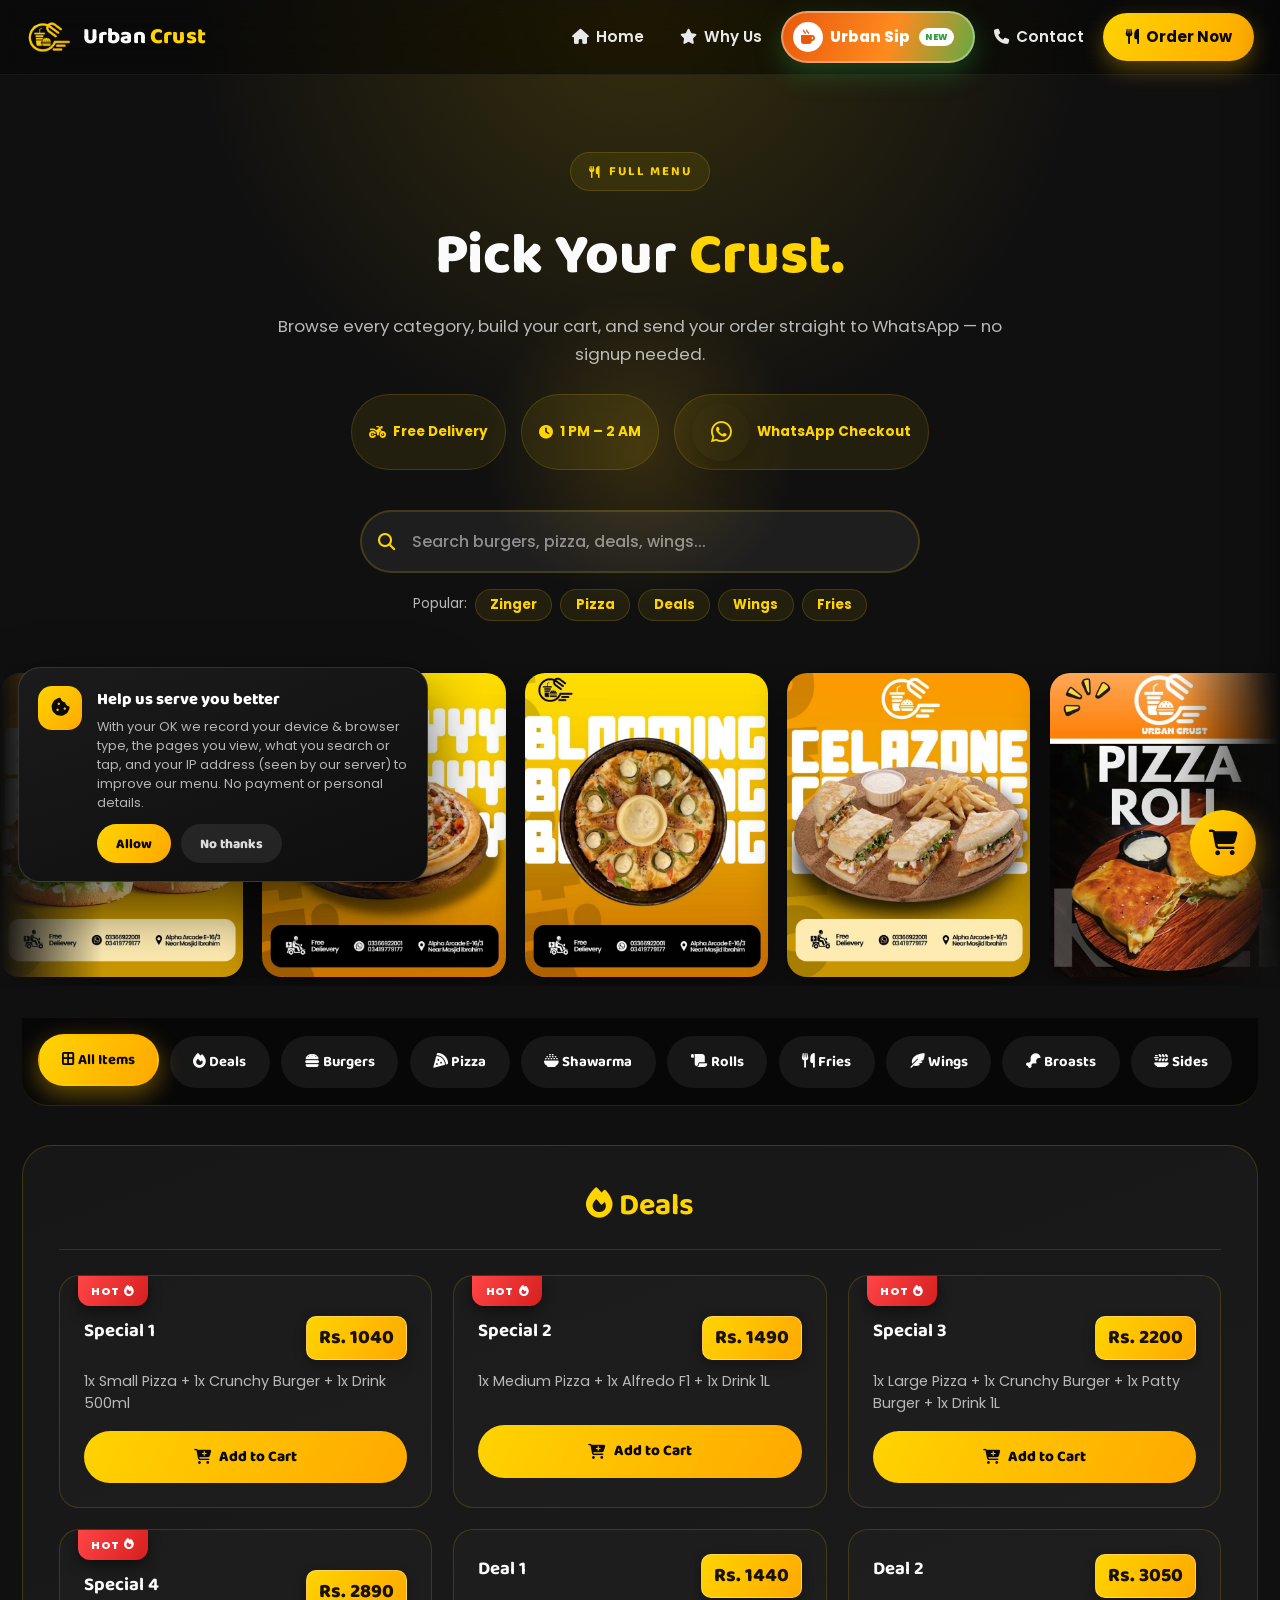
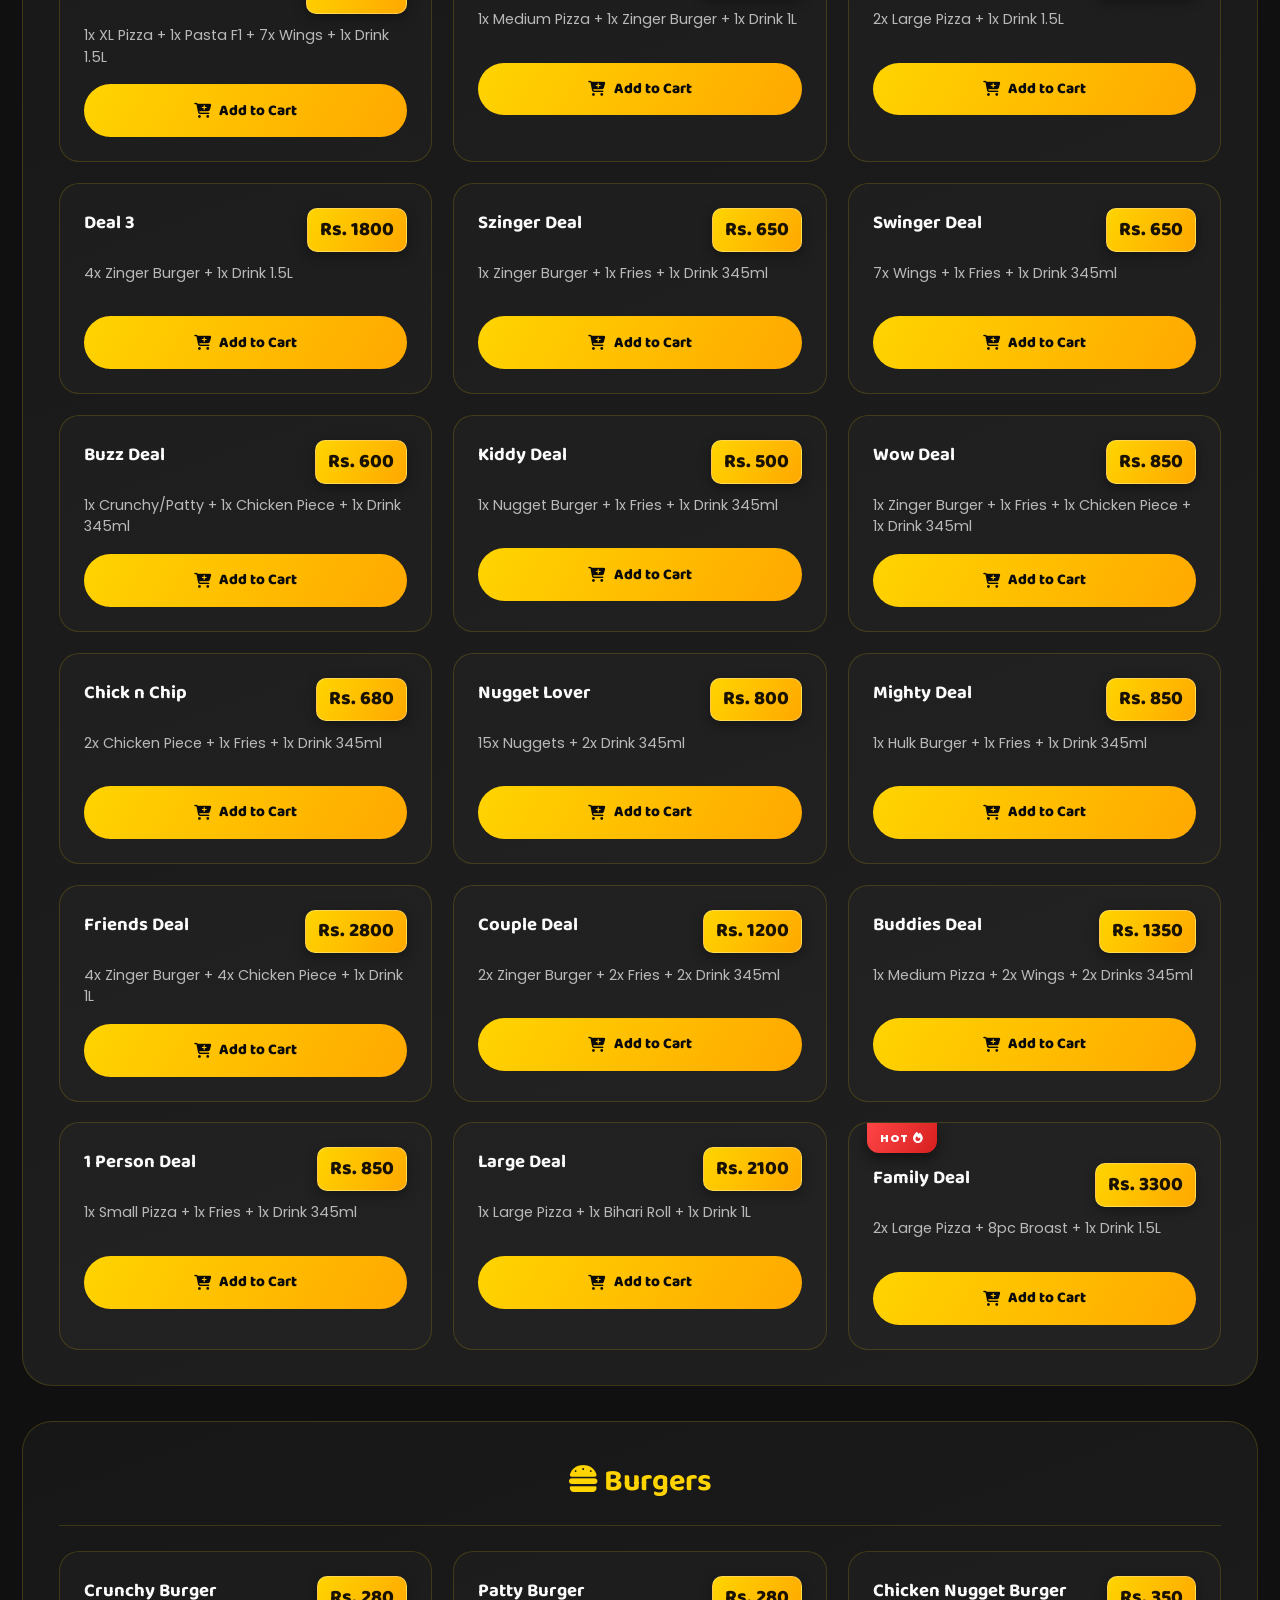
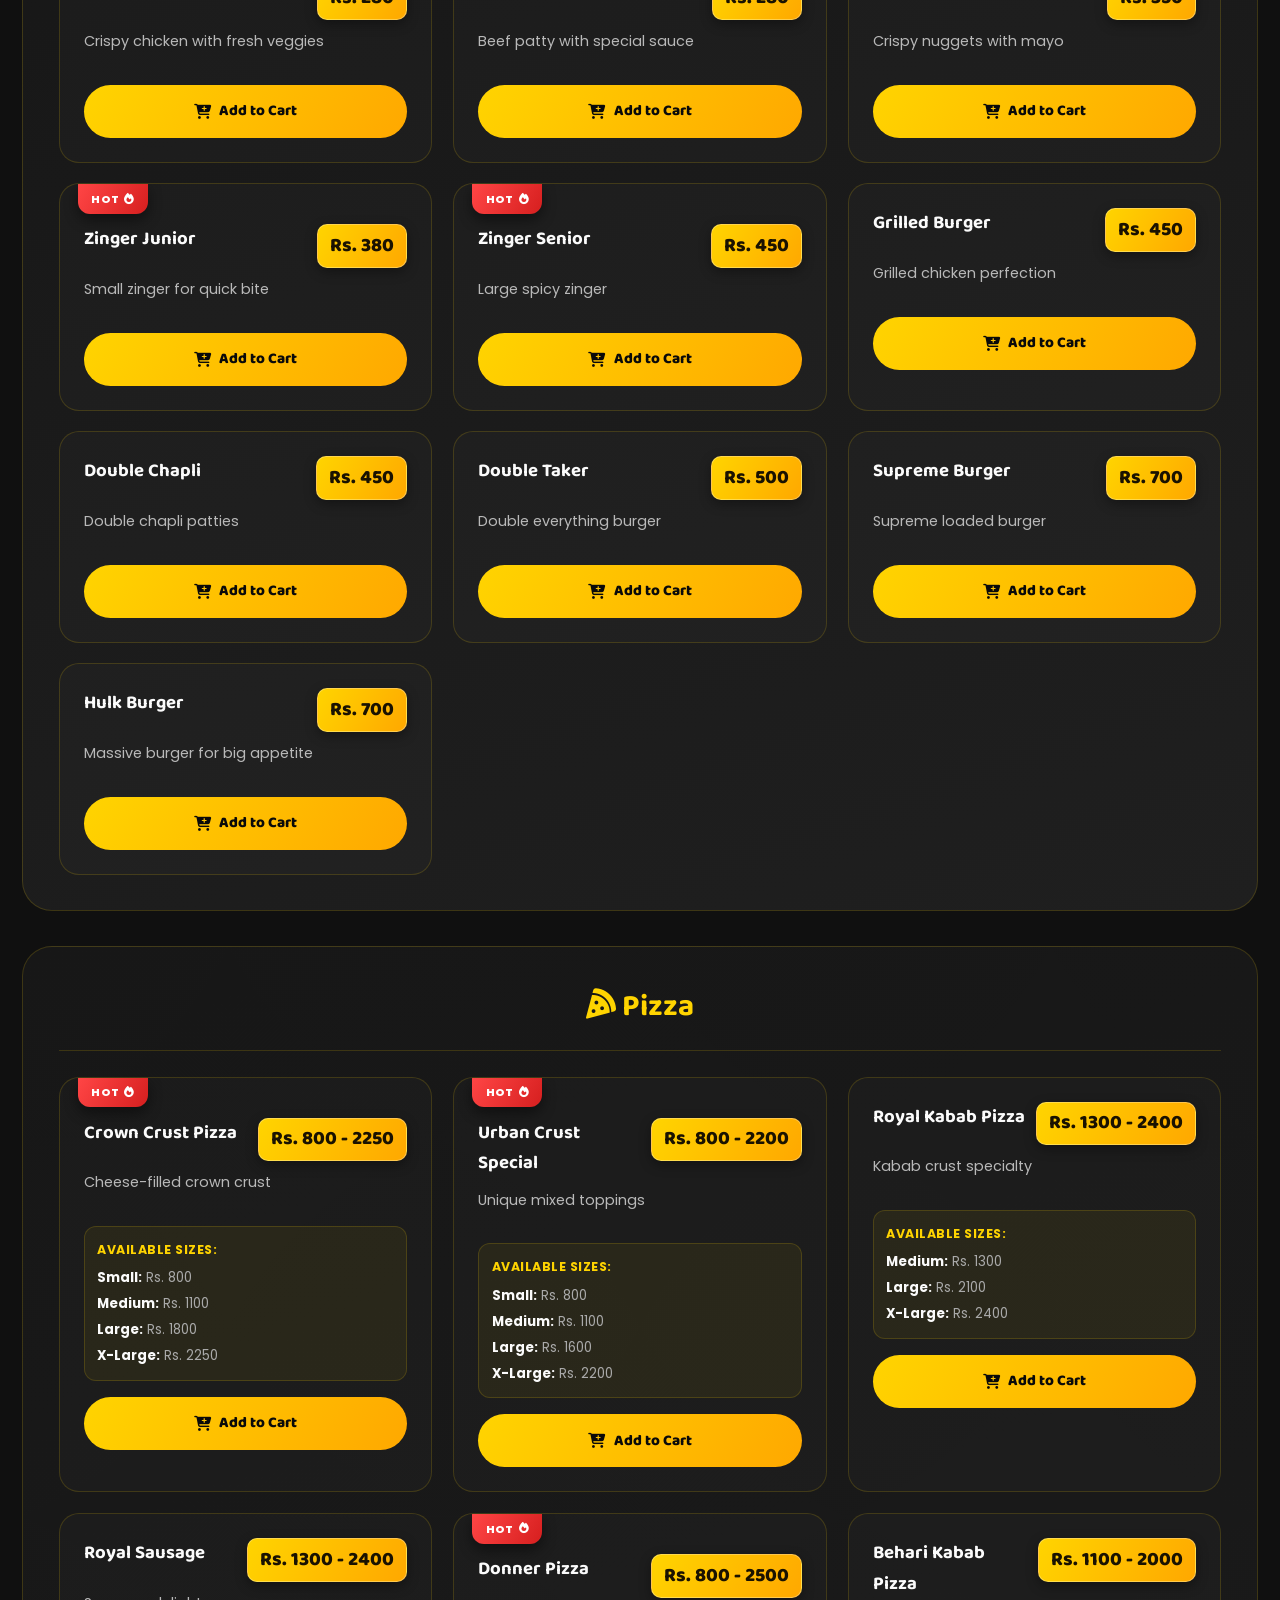
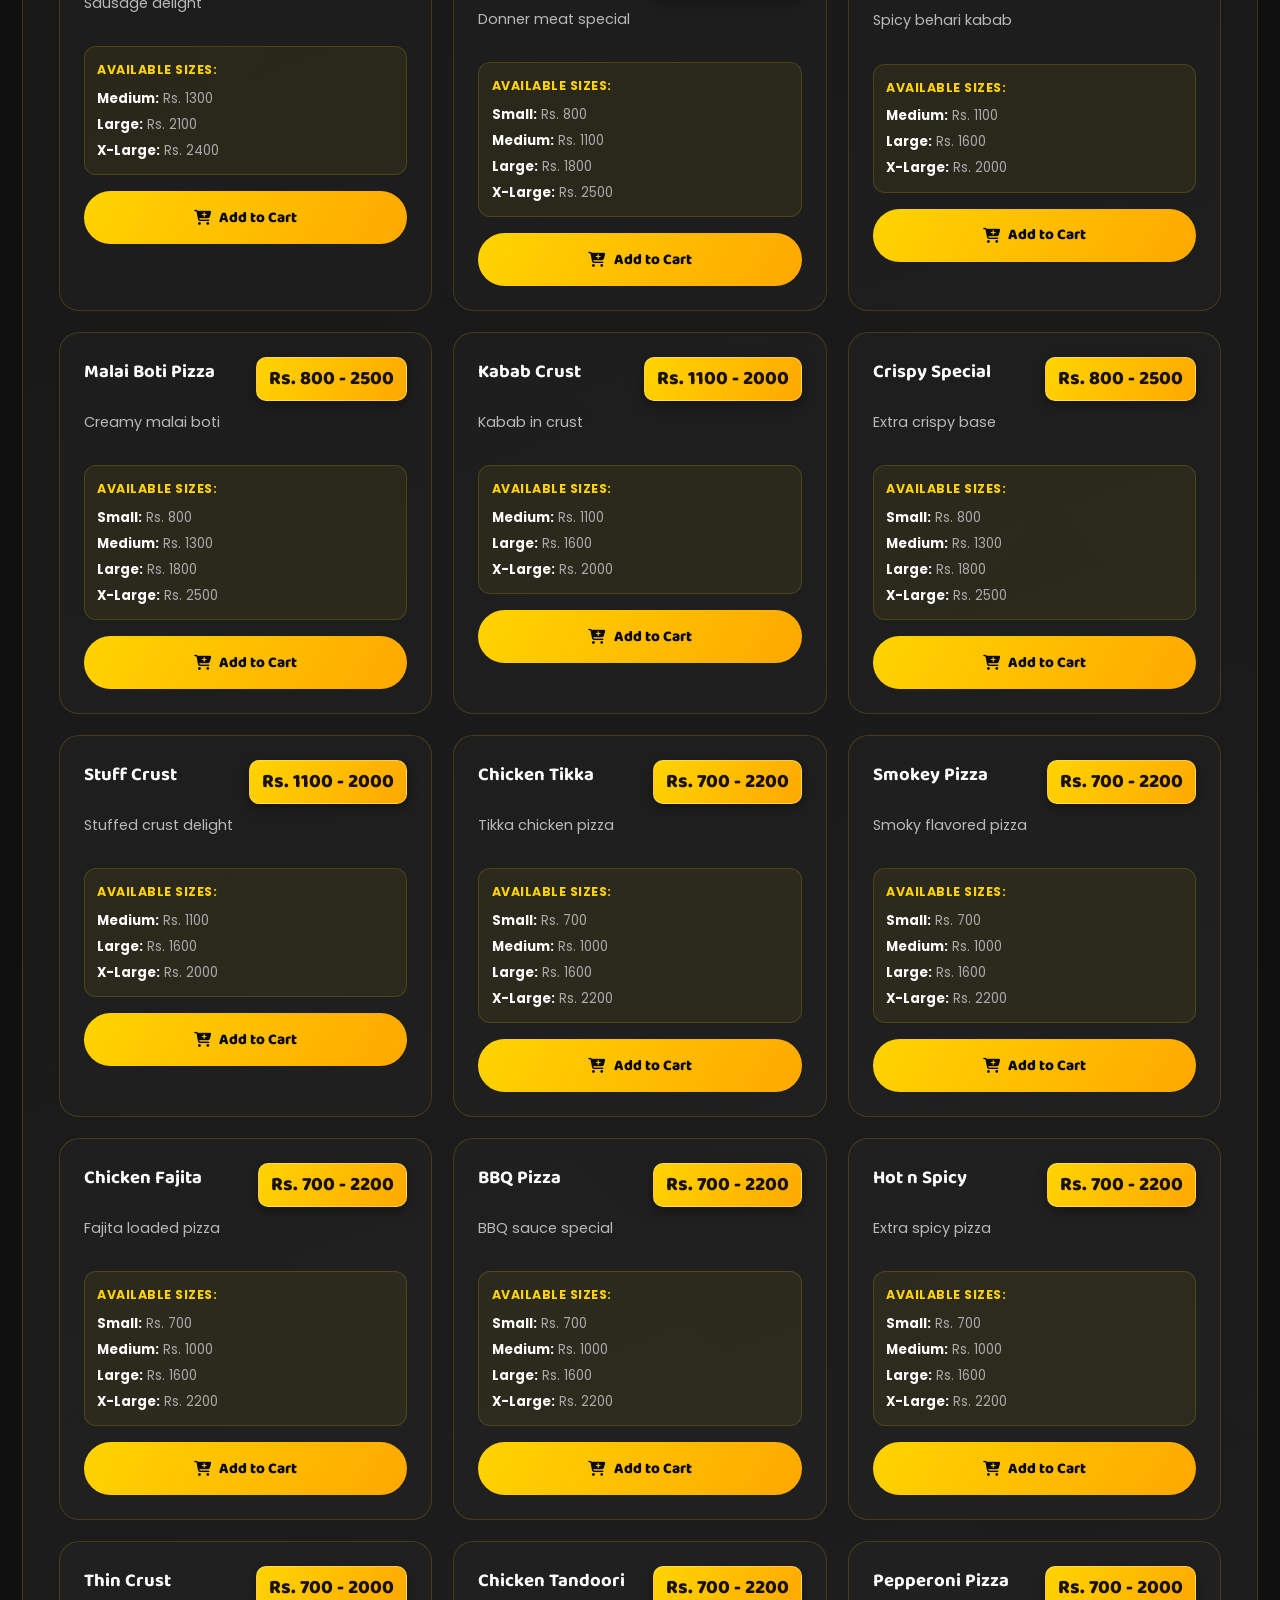
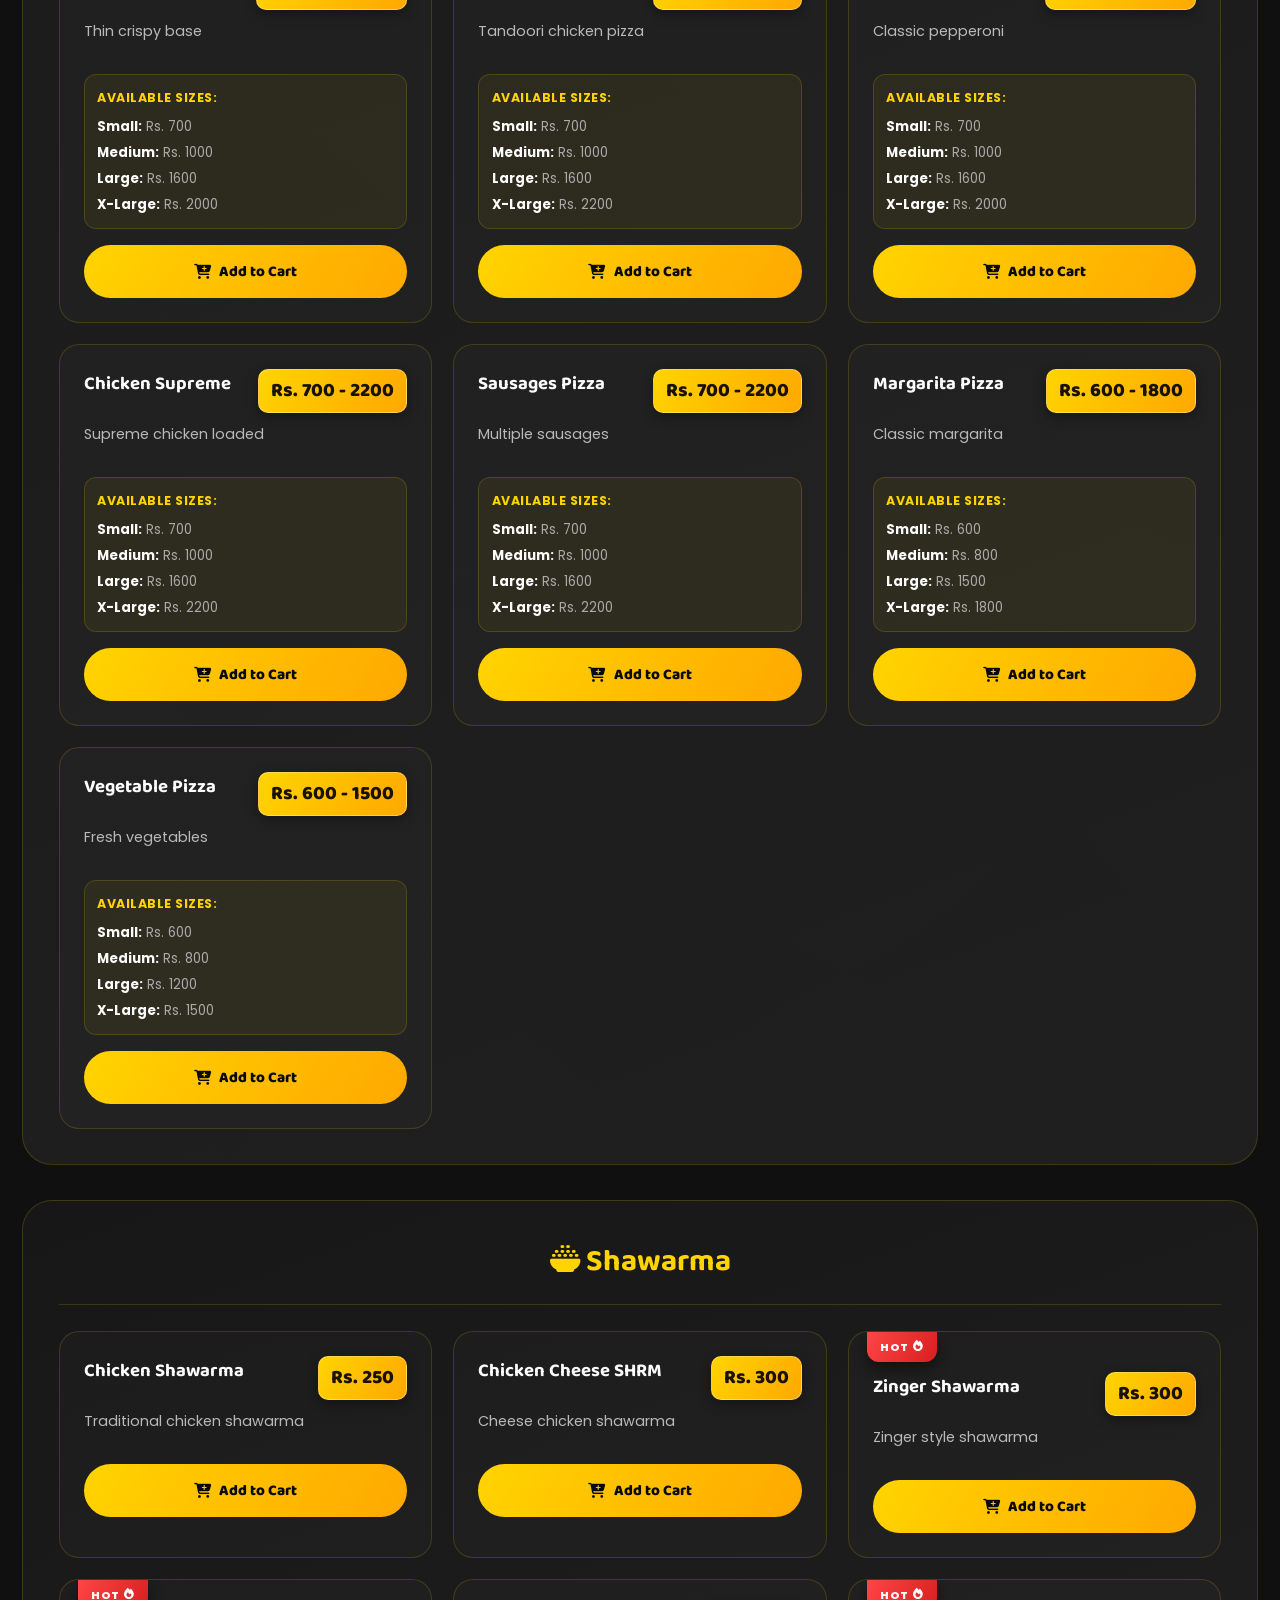
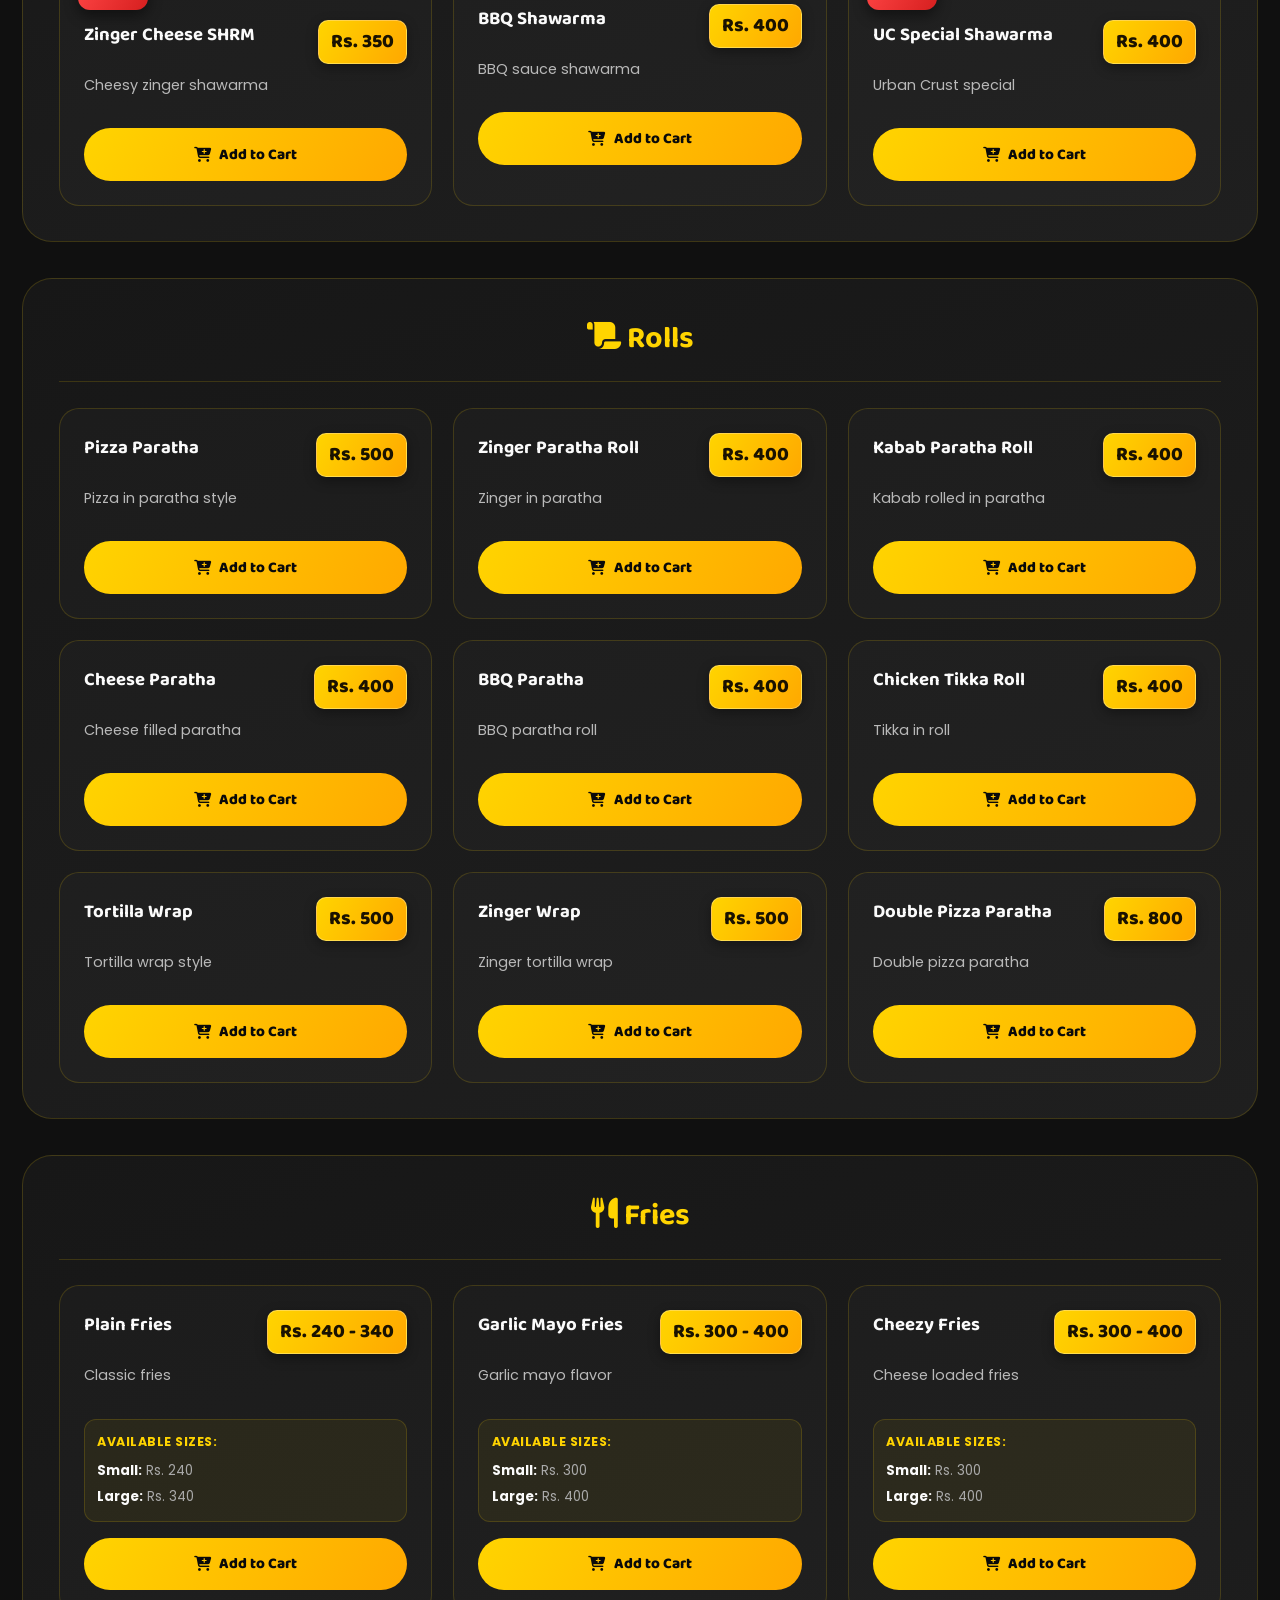
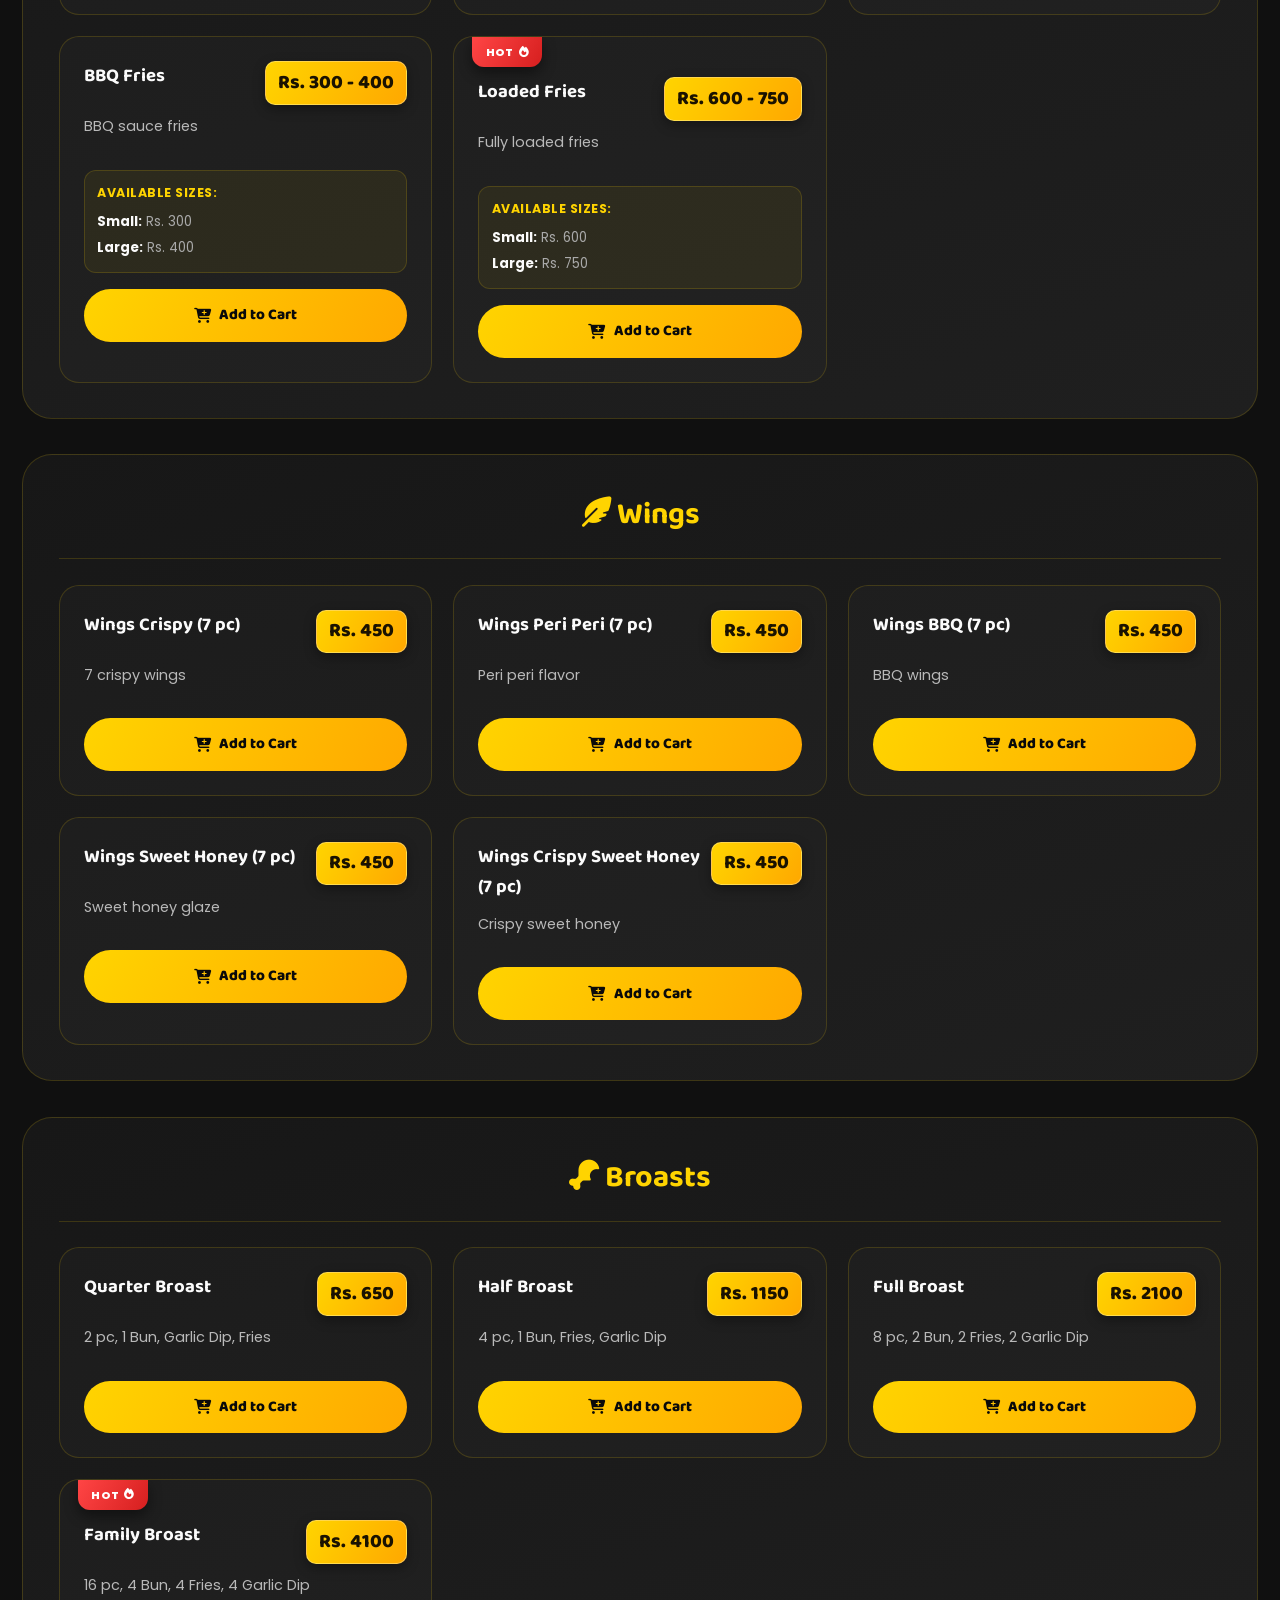
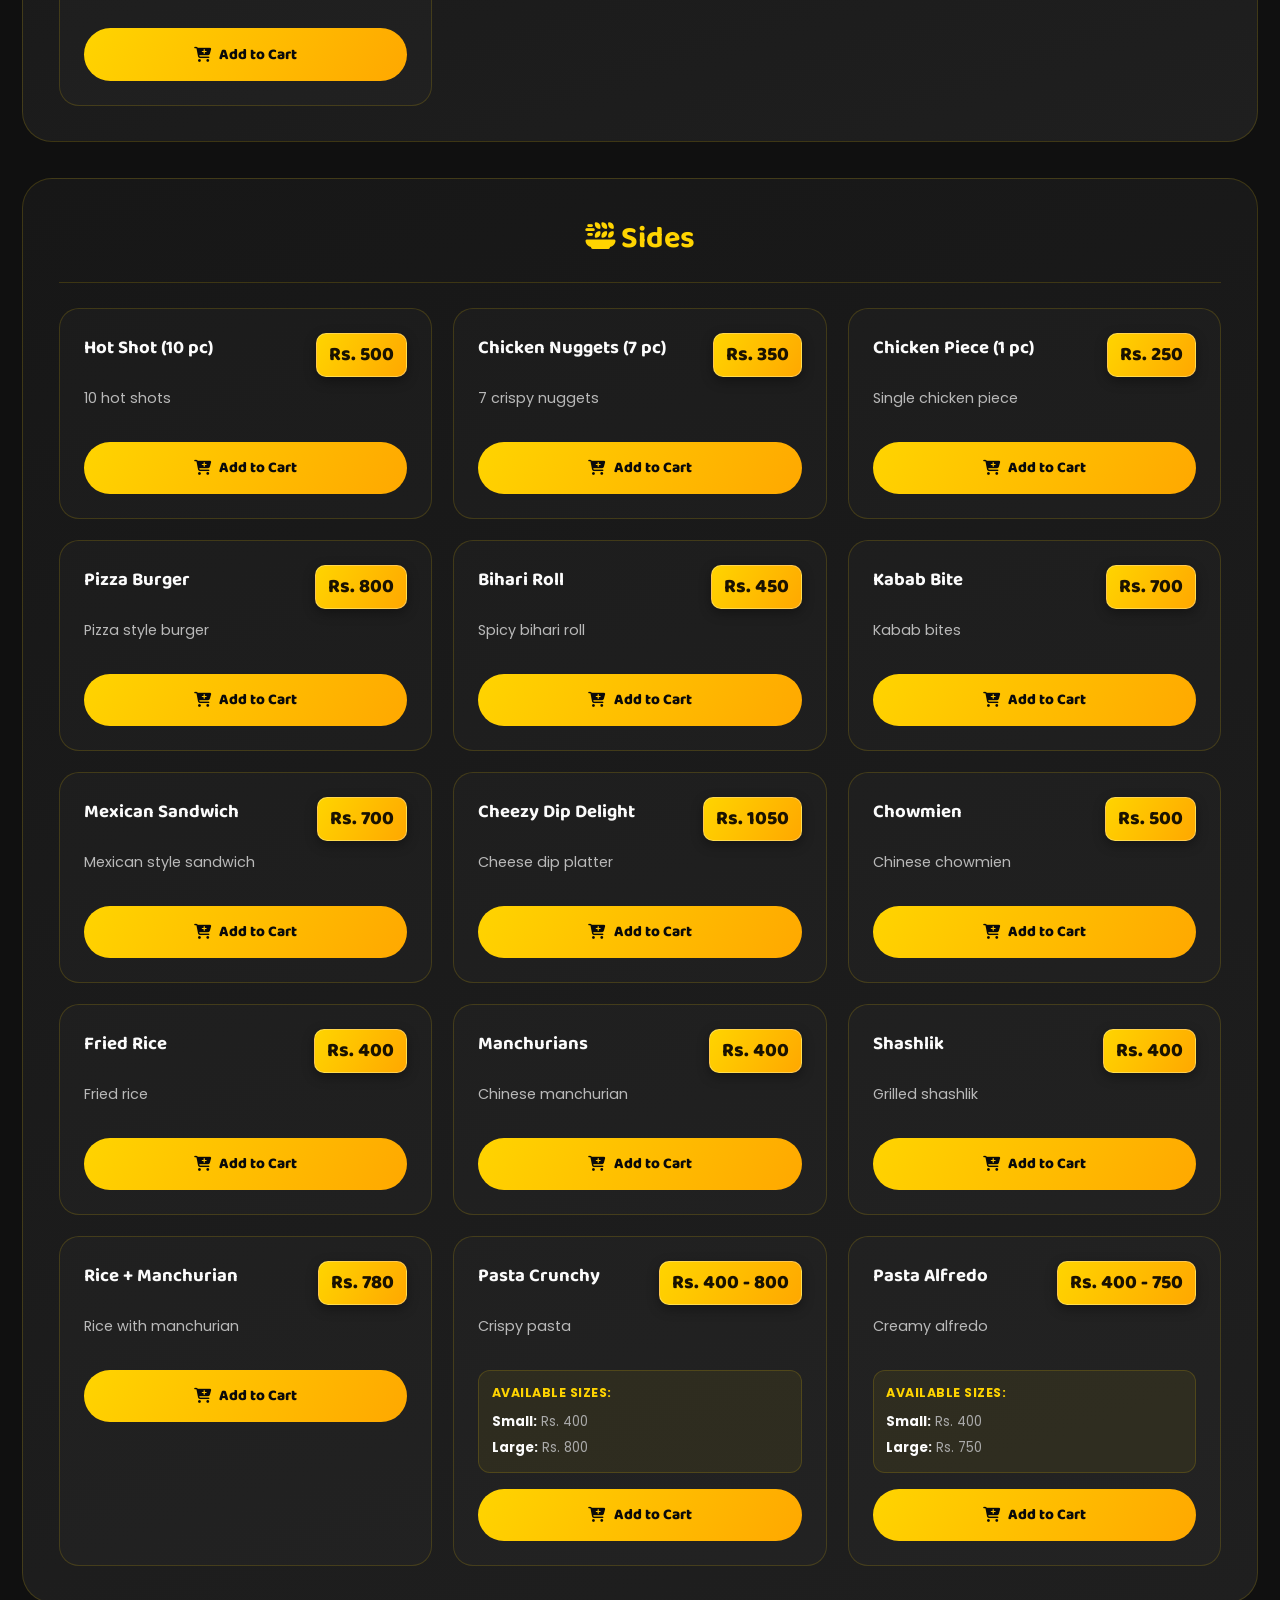
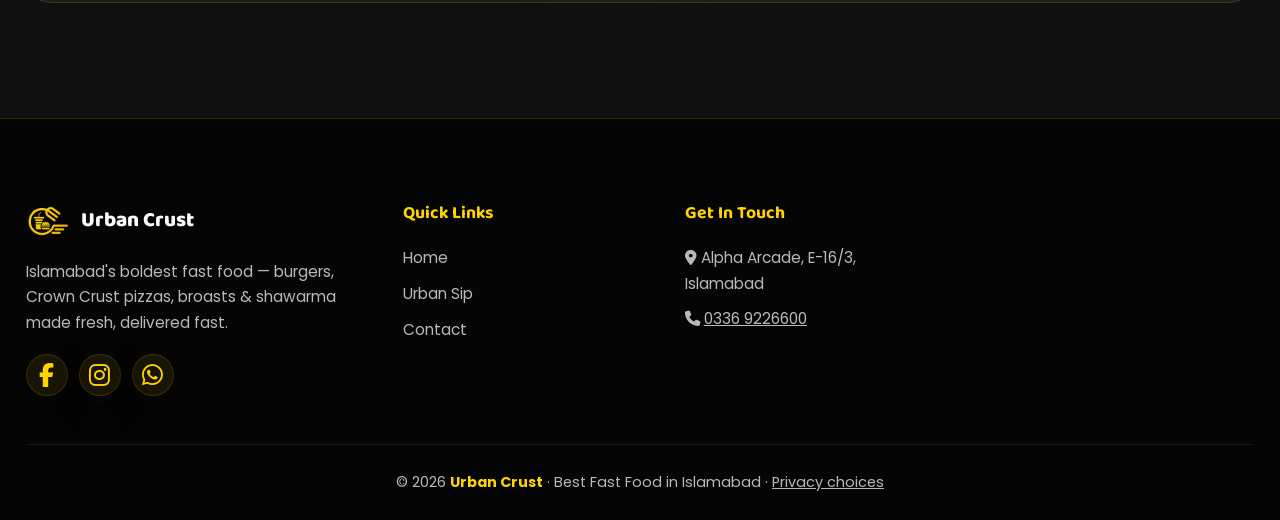
<file: urban-menu.html>
<!DOCTYPE html>
<html lang="en">
<head>
<meta charset="UTF-8">
<meta name="viewport" content="width=device-width, initial-scale=1.0">
<title>Order Now — Urban Crust Menu | Best Fast Food in Islamabad</title>
<meta name="description" content="Full Urban Crust menu with prices: burgers, Crown Crust pizza, deals, wings, broast, shawarma and fries. Free delivery in Islamabad (D-17, E-16, E-17). Order on WhatsApp.">
<!-- PWA -->
<link rel="manifest" href="manifest.json">
<meta name="theme-color" content="#FFD400">
<meta name="apple-mobile-web-app-capable" content="yes">
<meta name="apple-mobile-web-app-status-bar-style" content="black-translucent">
<meta name="apple-mobile-web-app-title" content="Urban Crust">

<link rel="canonical" href="https://urbancrust.powertree.site/urban-menu.html">
<meta name="robots" content="index,follow,max-image-preview:large">
<meta property="og:url" content="https://urbancrust.powertree.site/urban-menu.html">
<meta property="og:site_name" content="Urban Crust">
<meta property="og:locale" content="en_PK">
<meta name="twitter:card" content="summary_large_image">
<meta name="twitter:title" content="Urban Crust Menu & Prices — Islamabad">
<meta name="twitter:description" content="Burgers, pizza, deals, wings, broast and more. Free delivery in Islamabad.">
<meta name="twitter:image" content="https://urbancrust.powertree.site/images/gallery/zinger-burger.jpg">
<meta property="og:type" content="website">
<meta property="og:title" content="Urban Crust Menu &amp; Prices — Islamabad">
<meta property="og:description" content="Burgers, pizza, deals, wings, broast and more. Free delivery in Islamabad.">
<meta property="og:image" content="https://urbancrust.powertree.site/images/gallery/zinger-burger.jpg">
<script type="application/ld+json">{"@context": "https://schema.org", "@type": "Restaurant", "@id": "https://urbancrust.powertree.site/#restaurant", "name": "Urban Crust", "url": "https://urbancrust.powertree.site/", "image": ["https://urbancrust.powertree.site/images/gallery/cheezy-pizza.jpg", "https://urbancrust.powertree.site/images/gallery/zinger-burger.jpg"], "logo": "https://urbancrust.powertree.site/images/logo.png", "description": "Fast food restaurant in Islamabad serving Crown Crust pizza, zinger burgers, broast, shawarma and family deals with free delivery to D-17, E-16 and E-17.", "telephone": "+92-336-9226600", "address": {"@type": "PostalAddress", "streetAddress": "Alpha Arcade, E-16/3, Near Masjid Ibrahim", "addressLocality": "Islamabad", "addressCountry": "PK"}, "openingHoursSpecification": [{"@type": "OpeningHoursSpecification", "dayOfWeek": ["Monday", "Tuesday", "Wednesday", "Thursday", "Friday", "Saturday", "Sunday"], "opens": "13:00", "closes": "02:00"}], "servesCuisine": ["Fast Food", "Pizza", "Burgers", "Broast", "Chinese"], "priceRange": "Rs. 150 - Rs. 3,300", "hasMenu": "https://urbancrust.powertree.site/urban-menu.html", "acceptsReservations": "False", "areaServed": [{"@type": "Place", "name": "D-17 Islamabad"}, {"@type": "Place", "name": "E-16 Islamabad"}, {"@type": "Place", "name": "E-17 Islamabad"}, {"@type": "Place", "name": "Roshan Pakistan"}], "sameAs": ["https://www.facebook.com/people/Urban-Crust/61566038663961/"]}</script>
<style>/* failsafe: loader can never leave a blank screen, even if a script fails to load */
#preloader{animation:ucLoaderOut .6s ease 9s forwards}@keyframes ucLoaderOut{to{opacity:0;visibility:hidden;pointer-events:none}}
.sr-only{position:absolute;width:1px;height:1px;overflow:hidden;clip:rect(0 0 0 0);white-space:nowrap}</style>
<link rel="icon" type="image/png" sizes="32x32" href="images/favicon-32.png">
<link rel="icon" type="image/png" sizes="16x16" href="images/favicon-16.png">
<link rel="shortcut icon" href="images/favicon.ico">
<link rel="apple-touch-icon" sizes="180x180" href="images/apple-touch-icon.png">
<link href="https://cdnjs.cloudflare.com/ajax/libs/font-awesome/6.4.0/css/all.min.css" rel="stylesheet">
<link rel="stylesheet" href="css/brand.css">
<link rel="stylesheet" href="css/fx.css">
<style>
  /* ============ PAGE-SPECIFIC: MENU ============ */
  :root{ --success:#25D366; --danger:#ff4d4d; }

  .menu-hero{
    padding:9.5rem 1.6rem 2.5rem;position:relative;overflow:hidden;text-align:center;
  }
  .menu-hero::before{content:'';position:absolute;inset:0;z-index:0;
    background:radial-gradient(circle at 50% 0%, rgba(255,212,0,.16), transparent 55%);}
  .menu-hero-inner{position:relative;z-index:1;max-width:760px;margin:0 auto;}
  .menu-hero h1{font-family:var(--ff-display);font-weight:800;font-size:clamp(2.4rem,5.5vw,3.6rem);margin-bottom:.6rem;}
  .menu-hero h1 span{color:var(--primary);}
  .menu-hero p{color:var(--muted);font-size:1.05rem;}
  .menu-hero-strip{display:flex;justify-content:center;gap:.9rem;flex-wrap:wrap;margin-top:1.6rem;}
  .menu-hero-strip .pill{background:rgba(255,212,0,.08);border:1px solid var(--line);color:var(--primary);
    padding:.5rem 1.1rem;border-radius:50px;font-size:.85rem;font-weight:700;display:flex;align-items:center;gap:.4rem;}

  .menu-container{max-width:1360px;margin:0 auto;padding:0 1.4rem 5rem;}

  /* Category tabs */
  .category-tabs{
    display:flex;gap:.7rem;flex-wrap:nowrap;overflow-x:auto;justify-content:flex-start;
    margin-bottom:2.4rem;position:sticky;top:0;z-index:500;
    background:rgba(7,7,7,.9);backdrop-filter:blur(14px);
    padding:1.1rem 1rem;border-radius:0 0 26px 26px;border-bottom:1px solid var(--line);
    scrollbar-width:thin;
  }
  .category-tabs::-webkit-scrollbar{height:6px;}
  .tab-btn{
    background:var(--panel);color:var(--white);border:2px solid transparent;
    padding:.75rem 1.35rem;border-radius:50px;cursor:pointer;font-weight:700;font-family:var(--ff-display);
    transition:all .3s;font-size:.92rem;white-space:nowrap;flex:0 0 auto;
  }
  .tab-btn:hover{border-color:rgba(255,212,0,.5);}
  .tab-btn.active{
    background:linear-gradient(120deg,var(--primary),var(--primary-2));color:#0a0a0a;
    box-shadow:0 8px 24px rgba(255,190,0,.4);transform:translateY(-2px);
  }

  /* Menu sections */
  .menu-section{
    background:linear-gradient(160deg,var(--panel),var(--panel-2));border:1px solid var(--line);
    border-radius:30px;padding:2.2rem;margin-bottom:2.2rem;animation:fadeInUp .5s ease;
  }
  @keyframes fadeInUp{from{opacity:0;transform:translateY(24px);}to{opacity:1;transform:translateY(0);}}
  .menu-section h2{
    font-family:var(--ff-display);color:var(--primary);font-size:1.9rem;margin-bottom:1.6rem;
    text-align:center;padding-bottom:1.1rem;border-bottom:1px solid var(--line);
  }
  .menu-grid{display:grid;grid-template-columns:repeat(auto-fill,minmax(290px,1fr));gap:1.3rem;}

  .menu-item{
    background:rgba(255,255,255,.02);border:1px solid var(--line);border-radius:20px;
    padding:1.5rem;transition:all .35s;position:relative;overflow:hidden;
  }
  .menu-item::before{content:'';position:absolute;top:0;left:0;right:0;height:3px;
    background:linear-gradient(90deg,var(--primary),var(--primary-2));transform:scaleX(0);transform-origin:left;transition:transform .4s;}
  .menu-item:hover::before{transform:scaleX(1);}
  .menu-item:hover{background:rgba(255,212,0,.05);border-color:rgba(255,212,0,.4);transform:translateY(-6px);box-shadow:0 16px 34px rgba(0,0,0,.4);}
  .item-header{display:flex;justify-content:space-between;align-items:flex-start;margin-bottom:.7rem;gap:.6rem;}
  .menu-item.has-badge{padding-top:2.5rem;}
  .item-name{color:var(--white);font-size:1.16rem;font-weight:700;flex:1;font-family:var(--ff-display);}
  .item-price{color:#1a1200;font-size:1.22rem;font-weight:800;white-space:nowrap;font-family:var(--ff-display);
    background:linear-gradient(120deg,var(--primary),var(--primary-2));border:1px solid rgba(255,255,255,.3);padding:.3rem .75rem;border-radius:10px;box-shadow:0 4px 12px rgba(0,0,0,.35);}
  .item-desc{color:var(--muted);font-size:.9rem;margin-bottom:1rem;line-height:1.5;min-height:2.6em;}
  .item-sizes{background:rgba(255,212,0,.06);padding:.8rem;border-radius:12px;margin-bottom:1rem;border:1px solid var(--line);}
  .item-sizes-title{color:var(--primary);font-size:.78rem;font-weight:700;margin-bottom:.45rem;text-transform:uppercase;letter-spacing:.04em;}
  .size-price-list{display:flex;flex-direction:column;gap:.25rem;}
  .size-price-item{color:#aaa;font-size:.83rem;}
  .size-price-item strong{color:var(--white);}
  .special-badge{
    position:absolute;top:0;left:18px;background:linear-gradient(120deg,#ff4545,#d61f1f);color:#fff;
    padding:.35rem .85rem;border-radius:0 0 12px 12px;font-size:.7rem;font-weight:800;letter-spacing:.03em;
    animation:pulse 2s infinite;z-index:3;box-shadow:0 6px 14px rgba(0,0,0,.45);display:inline-flex;align-items:center;gap:.3rem;
  }
  @keyframes pulse{0%,100%{transform:translateY(0);}50%{transform:translateY(2px);}}
  .add-to-cart-btn{
    background:linear-gradient(120deg,var(--primary),var(--primary-2));color:#0a0a0a;border:none;
    padding:.9rem 1.4rem;border-radius:50px;font-weight:800;font-family:var(--ff-display);cursor:pointer;
    width:100%;transition:all .3s;display:flex;align-items:center;justify-content:center;gap:.55rem;font-size:.95rem;
  }
  .add-to-cart-btn:hover{transform:scale(1.035);box-shadow:0 10px 26px rgba(255,190,0,.4);}
  .add-to-cart-btn:active{transform:scale(.97);}

  /* Floating cart button */
  .cart-floating-btn{
    position:fixed;bottom:24px;right:24px;background:linear-gradient(135deg,var(--primary),var(--primary-2));
    color:#0a0a0a;border:none;width:66px;height:66px;border-radius:50%;font-size:1.6rem;cursor:pointer;
    box-shadow:0 12px 30px rgba(255,190,0,.5);z-index:995;transition:all .3s;
    display:flex;align-items:center;justify-content:center;
  }
  .cart-floating-btn:hover{transform:scale(1.08);}
  .cart-floating-btn .cart-count{
    position:absolute;top:-4px;right:-4px;background:var(--danger);color:#fff;width:26px;height:26px;
    border-radius:50%;display:flex;align-items:center;justify-content:center;font-size:.82rem;font-weight:800;
    border:3px solid var(--dark);
  }

  /* Cart sidebar */
  .cart-sidebar{
    position:fixed;right:-450px;top:0;width:440px;max-width:100vw;height:100vh;
    background:linear-gradient(165deg,#151515,#0c0c0c);border-left:1px solid var(--line);
    z-index:1400;transition:right .45s cubic-bezier(.2,.9,.2,1.05);overflow-y:auto;box-shadow:-10px 0 40px rgba(0,0,0,.6);
  }
  .cart-sidebar.show{right:0;}
  .cart-header{
    background:linear-gradient(120deg,var(--primary),var(--primary-2));padding:1.5rem;
    position:sticky;top:0;z-index:1;
  }
  .cart-header h2{color:#0a0a0a;font-family:var(--ff-display);font-size:1.4rem;display:flex;align-items:center;justify-content:space-between;}
  .close-cart{background:#0a0a0a;color:var(--primary);border:none;width:38px;height:38px;border-radius:50%;cursor:pointer;font-size:1.3rem;transition:all .3s;}
  .close-cart:hover{transform:rotate(90deg);}
  .cart-items{padding:1.4rem;min-height:200px;}
  .cart-item{background:rgba(255,212,0,.05);border:1px solid var(--line);border-radius:16px;padding:1.1rem;margin-bottom:.9rem;animation:slideIn .3s;}
  @keyframes slideIn{from{opacity:0;transform:translateX(40px);}to{opacity:1;transform:translateX(0);}}
  .cart-item-header{display:flex;justify-content:space-between;align-items:flex-start;margin-bottom:.7rem;gap:.6rem;}
  .cart-item-name{color:var(--white);font-weight:700;font-size:1.02rem;}
  .cart-item-size{color:var(--primary);font-size:.8rem;margin-top:.2rem;}
  .cart-item-unit-price{color:#999;font-size:.78rem;margin-top:.15rem;}
  .cart-item-total{color:var(--primary);font-weight:800;font-size:1.1rem;font-family:var(--ff-display);white-space:nowrap;}
  .cart-item-controls{display:flex;align-items:center;justify-content:space-between;margin-top:.7rem;}
  .quantity-controls{display:flex;align-items:center;gap:.8rem;background:var(--dark);border-radius:25px;padding:.35rem .9rem;}
  .qty-btn{background:var(--primary);color:#0a0a0a;border:none;width:28px;height:28px;border-radius:50%;cursor:pointer;font-weight:800;font-size:1rem;transition:.2s;display:flex;align-items:center;justify-content:center;}
  .qty-btn:hover{transform:scale(1.15);}
  .qty-display{color:var(--white);font-weight:700;min-width:24px;text-align:center;}
  .remove-item{background:var(--danger);color:#fff;border:none;padding:.4rem .85rem;border-radius:20px;cursor:pointer;font-weight:700;font-size:.78rem;transition:.3s;}
  .remove-item:hover{background:#e03131;transform:scale(1.05);}
  .cart-empty{text-align:center;padding:3.4rem 1rem;color:#888;}
  .cart-empty i{font-size:3.6rem;margin-bottom:1rem;opacity:.4;}
  .cart-summary{background:rgba(255,212,0,.07);border-top:1px solid var(--line);padding:1.4rem;position:sticky;bottom:0;}
  .summary-row{display:flex;justify-content:space-between;margin-bottom:.8rem;font-size:1.02rem;}
  .summary-total{border-top:1px solid var(--line);padding-top:.9rem;margin-top:.4rem;font-weight:800;font-size:1.35rem;color:var(--primary);font-family:var(--ff-display);}
  .checkout-btn{
    background:linear-gradient(120deg,#22d160,#128c4a);color:#fff;border:none;padding:1.1rem;border-radius:50px;
    font-size:1.05rem;font-weight:800;font-family:var(--ff-display);cursor:pointer;width:100%;transition:all .3s;
    display:flex;align-items:center;justify-content:center;gap:.7rem;margin-top:1rem;
  }
  .checkout-btn:hover{transform:scale(1.03);box-shadow:0 12px 28px rgba(37,211,102,.45);}
  .clear-cart-btn{background:transparent;color:var(--danger);border:1px solid var(--danger);padding:.75rem;border-radius:20px;font-weight:700;cursor:pointer;width:100%;margin-top:.6rem;transition:.3s;}
  .clear-cart-btn:hover{background:var(--danger);color:#fff;}

  /* Size modal */
  .size-modal{display:none;position:fixed;inset:0;background:rgba(0,0,0,.85);backdrop-filter:blur(6px);z-index:1500;align-items:center;justify-content:center;animation:fadeIn .3s;}
  .size-modal.show{display:flex;}
  @keyframes fadeIn{from{opacity:0;}to{opacity:1;}}
  .size-modal-content{
    background:linear-gradient(165deg,#1c1c1c,#111);border-radius:28px;padding:2rem;max-width:480px;width:90%;
    border:1px solid var(--line);position:relative;animation:slideUp .35s;
  }
  @keyframes slideUp{from{transform:translateY(60px);opacity:0;}to{transform:translateY(0);opacity:1;}}
  .size-modal h3{color:var(--primary);font-family:var(--ff-display);font-size:1.5rem;margin-bottom:1.4rem;text-align:center;}
  .close-size-modal{position:absolute;top:1rem;right:1rem;background:var(--dark);color:var(--primary);border:1px solid var(--line);width:38px;height:38px;border-radius:50%;cursor:pointer;font-size:1.3rem;transition:.3s;}
  .close-size-modal:hover{transform:rotate(90deg);background:var(--primary);color:#0a0a0a;}
  .size-options{display:grid;gap:.9rem;margin-bottom:1.4rem;}
  .size-option{background:var(--dark);color:var(--white);border:2px solid var(--line);padding:1.1rem;border-radius:16px;cursor:pointer;transition:.3s;display:flex;justify-content:space-between;align-items:center;}
  .size-option:hover{border-color:var(--primary);background:rgba(255,212,0,.08);}
  .size-option.selected{background:linear-gradient(120deg,var(--primary),var(--primary-2));color:#0a0a0a;border-color:transparent;transform:scale(1.02);}
  .size-option-name{font-weight:700;font-size:1.05rem;}
  .size-option-price{color:var(--primary);font-weight:800;font-size:1.2rem;}
  .size-option.selected .size-option-price{color:#0a0a0a;}
  .confirm-size-btn{background:linear-gradient(120deg,var(--primary),var(--primary-2));color:#0a0a0a;border:none;padding:1rem;border-radius:50px;font-weight:800;font-family:var(--ff-display);cursor:pointer;width:100%;font-size:1.02rem;transition:.3s;}
  .confirm-size-btn:hover{transform:scale(1.03);}
  .confirm-size-btn:disabled{opacity:.4;cursor:not-allowed;}

  /* Notification / loading (legacy hooks used by JS) */
  .notification{
    position:fixed;top:100px;right:20px;background:linear-gradient(120deg,#22d160,#128c4a);color:#fff;
    padding:1rem 1.5rem;border-radius:16px;box-shadow:0 10px 30px rgba(37,211,102,.4);z-index:1600;display:none;
    animation:slideInRight .4s;font-weight:600;
  }
  .notification.show{display:block;}
  @keyframes slideInRight{from{transform:translateX(400px);}to{transform:translateX(0);}}
  .notification i{margin-right:.5rem;color:#fff;}
  .loading-overlay{display:none;position:fixed;inset:0;background:rgba(0,0,0,.92);z-index:1700;align-items:center;justify-content:center;flex-direction:column;}
  .loading-overlay.show{display:flex;}
  .loading-content{text-align:center;}
  .loading-spinner{width:56px;height:56px;border:5px solid rgba(255,212,0,.25);border-top:5px solid var(--primary);border-radius:50%;animation:spin 1s linear infinite;margin:0 auto 1rem;}
  @keyframes spin{to{transform:rotate(360deg);}}
  .loading-text{color:var(--primary);font-size:1.15rem;font-weight:700;font-family:var(--ff-display);}

  @media (max-width:768px){
    .menu-grid{grid-template-columns:1fr;}
    .cart-sidebar{width:100%;right:-100%;}
    .cart-floating-btn{width:58px;height:58px;font-size:1.4rem;bottom:18px;right:18px;}
  }

  /* ---- menu search ---- */
  .search-container{position:relative;max-width:560px;margin:0 auto 1rem;}
  .search-box{width:100%;padding:1.05rem 3.2rem 1.05rem 3.1rem;border-radius:60px;border:2px solid var(--line);background:rgba(255,255,255,.06);color:var(--white);font:600 1rem var(--ff-body);outline:none;transition:.3s;-webkit-appearance:none;appearance:none}
  .search-box::-webkit-search-cancel-button{display:none}
  .search-box:focus{border-color:var(--primary);background:rgba(255,212,0,.08);box-shadow:0 0 0 5px rgba(255,212,0,.12),0 12px 30px rgba(0,0,0,.35)}
  .search-box::placeholder{color:#8e8e8e;font-weight:500}
  .search-icon{position:absolute;left:1.15rem;top:50%;transform:translateY(-50%);color:var(--primary);font-size:1.05rem;pointer-events:none}
  .search-clear{position:absolute;right:.6rem;top:50%;transform:translateY(-50%) scale(.6);width:38px;height:38px;border-radius:50%;border:none;background:var(--primary);color:#0a0a0a;cursor:pointer;opacity:0;visibility:hidden;transition:.25s}
  .search-clear.show{opacity:1;visibility:visible;transform:translateY(-50%) scale(1)}
  .search-hints{display:flex;flex-wrap:wrap;gap:.5rem;justify-content:center;align-items:center;margin-bottom:.8rem;color:var(--muted);font-size:.85rem}
  .search-hints button{background:rgba(255,212,0,.08);border:1px solid var(--line);color:var(--primary);border-radius:50px;padding:.3rem .9rem;font:700 .82rem var(--ff-body);cursor:pointer;transition:.25s}
  .search-hints button:hover{background:var(--primary);color:#0a0a0a;transform:translateY(-2px)}
  .search-count{text-align:center;color:var(--muted);font-size:.9rem;min-height:1.4em;margin-bottom:.6rem}
  .search-count b{color:var(--primary)}
  .no-results{text-align:center;padding:3.5rem 1rem;color:var(--muted)}
  .no-results i{font-size:3rem;color:var(--primary);margin-bottom:1rem;display:block;animation:wobble 2.4s ease-in-out infinite}
  .no-results h3{color:var(--white);font-family:var(--ff-display);margin-bottom:.4rem}
  mark.hl{background:rgba(255,212,0,.35);color:inherit;border-radius:4px;padding:0 2px}
</style>
</head>
<body>

<div id="preloader"></div>
<div class="bg-glow"><span></span><span></span><span></span></div>

<!-- LOADING OVERLAY (used by geolocation checkout) -->
<div class="loading-overlay" id="loadingOverlay">
  <div class="loading-content">
    <div class="loading-spinner"></div>
    <div class="loading-text" id="loadingText">Getting your location...</div>
  </div>
</div>

<!-- NOTIFICATION -->
<div class="notification" id="notification">
  <i class="fas fa-check-circle"></i>
  <span id="notificationText">Item added to cart!</span>
</div>

<div class="nav-wrap" id="navWrap">
  <header class="site-header">
    <nav class="navbar">
      <a href="index.html" class="brand">
        <img src="images/logo.png" alt="Urban Crust logo">
        <span class="brand-name">Urban <span>Crust</span></span>
      </a>
      <ul class="nav-links" id="navLinks">
        <li><a href="index.html"><i class="fas fa-house"></i> Home</a></li>
        <li><a href="index.html#about"><i class="fas fa-star"></i> Why Us</a></li>
        <li><a href="sweets.html" class="nav-sip"><span class="ns-ico"><i class="fas fa-mug-hot"></i></span><span class="ns-txt">Urban Sip</span><em class="ns-new">NEW</em></a></li>
        <li><a href="index.html#contact"><i class="fas fa-phone"></i> Contact</a></li>
        <li><a href="urban-menu.html" class="nav-cta active"><i class="fas fa-utensils"></i> Order Now</a></li>
      </ul>
      <button class="burger" id="burger" aria-label="Menu"><span></span><span></span><span></span></button>
    </nav>
  </header>
</div>

<!-- MENU HERO -->
<section class="menu-hero">
  <div class="menu-hero-inner">
    <div class="eyebrow"><i class="fas fa-utensils"></i> Full Menu</div>
    <h1>Pick Your <span>Crust.</span></h1>
    <p>Browse every category, build your cart, and send your order straight to WhatsApp — no signup needed.</p>
    <div class="menu-hero-strip">
      <span class="pill"><i class="fas fa-motorcycle"></i> Free Delivery</span>
      <span class="pill"><i class="fas fa-clock"></i> 1 PM – 2 AM</span>
      <span class="pill"><i class="fab fa-whatsapp"></i> WhatsApp Checkout</span>
    </div>
  </div>
</section>

<!-- SEARCH (top of page) -->
<div class="hero-search" id="menuSearch" style="padding:0 1.2rem">
  <!-- SEARCH -->
  <div class="search-container">
    <i class="fas fa-search search-icon"></i>
    <input type="search" class="search-box" id="searchBox" placeholder="Search burgers, pizza, deals, wings..." autocomplete="off" aria-label="Search the menu" oninput="searchMenu()">
    <button type="button" class="search-clear" id="searchClear" aria-label="Clear search" onclick="clearSearch()"><i class="fas fa-xmark"></i></button>
  </div>
  <div class="search-hints" id="searchHints">
    <span>Popular:</span>
    <button type="button" onclick="quickSearch('zinger')">Zinger</button>
    <button type="button" onclick="quickSearch('pizza')">Pizza</button>
    <button type="button" onclick="quickSearch('deal')">Deals</button>
    <button type="button" onclick="quickSearch('wings')">Wings</button>
    <button type="button" onclick="quickSearch('fries')">Fries</button>
  </div>
  <div class="search-count" id="searchCount" aria-live="polite"></div>

</div>

<!-- POSTER REEL -->
<section class="menu-reel" style="padding:0 0 2rem"><div class="reel"><div class="reel-track"><div class="reel-item" data-pop="images/gallery/zinger-burger.jpg" data-title="Zinger Burger" data-desc="Crispy, juicy and loaded." data-group="menu"><img src="images/gallery/zinger-burger.jpg" alt="Zinger Burger" loading="lazy"></div><div class="reel-item" data-pop="images/gallery/cheezy-pizza.jpg" data-title="Cheezy Pizza" data-desc="Stretchy cheese on every slice." data-group="menu"><img src="images/gallery/cheezy-pizza.jpg" alt="Cheezy Pizza" loading="lazy"></div><div class="reel-item" data-pop="images/gallery/blooming-pizza.jpg" data-title="Blooming Pizza" data-desc="A garlic dip centrepiece." data-group="menu"><img src="images/gallery/blooming-pizza.jpg" alt="Blooming Pizza" loading="lazy"></div><div class="reel-item" data-pop="images/gallery/calzone.jpg" data-title="Calzone" data-desc="Golden, stuffed and served with fries." data-group="menu"><img src="images/gallery/calzone.jpg" alt="Calzone" loading="lazy"></div><div class="reel-item" data-pop="images/gallery/pizza-roll.jpg" data-title="Pizza Roll" data-desc="Crispy pizza wrap with dip." data-group="menu"><img src="images/gallery/pizza-roll.jpg" alt="Pizza Roll" loading="lazy"></div><div class="reel-item" data-pop="images/gallery/chowmein.jpg" data-title="Chowmein" data-desc="Wok tossed noodles." data-group="menu"><img src="images/gallery/chowmein.jpg" alt="Chowmein" loading="lazy"></div><div class="reel-item" data-pop="images/gallery/fried-rice.jpg" data-title="Fried Rice" data-desc="Smoky wok flavour." data-group="menu"><img src="images/gallery/fried-rice.jpg" alt="Fried Rice" loading="lazy"></div><div class="reel-item" data-pop="images/gallery/pasta-crunchy.jpg" data-title="Pasta Crunchy" data-desc="Zinger mac and cheese bake." data-group="menu"><img src="images/gallery/pasta-crunchy.jpg" alt="Pasta Crunchy" loading="lazy"></div><div class="reel-item" data-pop="images/gallery/juicy-bites.jpg" data-title="Juicy Bites" data-desc="Supreme taste burger." data-group="menu"><img src="images/gallery/juicy-bites.jpg" alt="Juicy Bites" loading="lazy"></div><div class="reel-item" data-pop="images/gallery/popular-demand.jpg" data-title="Popular Demand" data-desc="Chest Rs. 300, Leg Rs. 200, Wing Rs. 150." data-group="menu"><img src="images/gallery/popular-demand.jpg" alt="Popular Demand" loading="lazy"></div></div></div></section>

<!-- FLOATING CART BUTTON -->
<button class="cart-floating-btn" onclick="toggleCart()" id="cartFloatingBtn">
  <i class="fas fa-shopping-cart"></i>
  <span class="cart-count" id="cartCount" style="display: none;">0</span>
</button>

<!-- CART SIDEBAR -->
<div class="cart-sidebar" id="cartSidebar">
  <div class="cart-header">
    <h2>
      <span><i class="fas fa-shopping-cart"></i> Your Order</span>
      <button class="close-cart" onclick="toggleCart()">&times;</button>
    </h2>
  </div>
  <div class="cart-items" id="cartItems">
    <div class="cart-empty">
      <i class="fas fa-shopping-cart"></i>
      <p>Your cart is empty</p>
      <p style="font-size: 0.9rem;">Start adding delicious items!</p>
    </div>
  </div>
  <div class="cart-summary" id="cartSummary" style="display: none;">
    <div class="summary-row">
      <span>Total Items:</span>
      <span id="totalItems">0</span>
    </div>
    <div class="summary-row summary-total">
      <span>Total Amount:</span>
      <span id="totalAmount">Rs. 0</span>
    </div>
    <button class="checkout-btn" onclick="proceedToCheckout()">
      <i class="fab fa-whatsapp"></i> Send Order via WhatsApp
    </button>
    <button class="clear-cart-btn" onclick="clearCart()">
      <i class="fas fa-trash"></i> Clear Cart
    </button>
  </div>
</div>

<!-- SIZE SELECTION MODAL -->
<div class="size-modal" id="sizeModal" onclick="closeSizeModal(event)">
  <div class="size-modal-content" onclick="event.stopPropagation()">
    <button class="close-size-modal" onclick="closeSizeModal()">&times;</button>
    <h3><i class="fas fa-expand-arrows-alt"></i> Choose Size</h3>
    <div class="size-options" id="sizeOptions"></div>
    <button class="confirm-size-btn" id="confirmSizeBtn" onclick="confirmSize()" disabled>
      <i class="fas fa-shopping-cart"></i> Add to Cart
    </button>
  </div>
</div>

<!-- MENU CONTAINER -->
<div class="menu-container">
  <!-- CATEGORY TABS -->
  <div class="category-tabs">
    <button class="tab-btn active" onclick="filterCategory('all')"><i class="fas fa-border-all"></i> All Items</button>
    <button class="tab-btn" onclick="filterCategory('deals')"><i class="fas fa-fire"></i> Deals</button>
    <button class="tab-btn" onclick="filterCategory('burgers')"><i class="fas fa-burger"></i> Burgers</button>
    <button class="tab-btn" onclick="filterCategory('pizza')"><i class="fas fa-pizza-slice"></i> Pizza</button>
    <button class="tab-btn" onclick="filterCategory('shawarma')"><i class="fas fa-bowl-rice"></i> Shawarma</button>
    <button class="tab-btn" onclick="filterCategory('rolls')"><i class="fas fa-scroll"></i> Rolls</button>
    <button class="tab-btn" onclick="filterCategory('fries')"><i class="fas fa-utensils"></i> Fries</button>
    <button class="tab-btn" onclick="filterCategory('wings')"><i class="fas fa-feather-pointed"></i> Wings</button>
    <button class="tab-btn" onclick="filterCategory('broasts')"><i class="fas fa-drumstick-bite"></i> Broasts</button>
    <button class="tab-btn" onclick="filterCategory('sides')"><i class="fas fa-plate-wheat"></i> Sides</button>
  </div>

  <!-- MENU CONTENT -->
  <div id="menuContent"><div class="menu-section" id="deals"><h2><i class="fas fa-fire"></i> Deals</h2><div class="menu-grid"><div class="menu-item has-badge">
                        <span class="special-badge">HOT <i class="fas fa-fire"></i></span>
                        <div class="item-header">
                            <div class="item-name">Special 1</div>
                            <div class="item-price">Rs. 1040</div>
                        </div>
                        <div class="item-desc">1x Small Pizza + 1x Crunchy Burger + 1x Drink 500ml</div>
                        
                        <button class="add-to-cart-btn" onclick="handleAddToCart({&quot;name&quot;:&quot;Special 1&quot;,&quot;price&quot;:1040,&quot;desc&quot;:&quot;1x Small Pizza + 1x Crunchy Burger + 1x Drink 500ml&quot;,&quot;special&quot;:true})">
                            <i class="fas fa-cart-plus"></i> Add to Cart
                        </button>
                    </div><div class="menu-item has-badge">
                        <span class="special-badge">HOT <i class="fas fa-fire"></i></span>
                        <div class="item-header">
                            <div class="item-name">Special 2</div>
                            <div class="item-price">Rs. 1490</div>
                        </div>
                        <div class="item-desc">1x Medium Pizza + 1x Alfredo F1 + 1x Drink 1L</div>
                        
                        <button class="add-to-cart-btn" onclick="handleAddToCart({&quot;name&quot;:&quot;Special 2&quot;,&quot;price&quot;:1490,&quot;desc&quot;:&quot;1x Medium Pizza + 1x Alfredo F1 + 1x Drink 1L&quot;,&quot;special&quot;:true})">
                            <i class="fas fa-cart-plus"></i> Add to Cart
                        </button>
                    </div><div class="menu-item has-badge">
                        <span class="special-badge">HOT <i class="fas fa-fire"></i></span>
                        <div class="item-header">
                            <div class="item-name">Special 3</div>
                            <div class="item-price">Rs. 2200</div>
                        </div>
                        <div class="item-desc">1x Large Pizza + 1x Crunchy Burger + 1x Patty Burger + 1x Drink 1L</div>
                        
                        <button class="add-to-cart-btn" onclick="handleAddToCart({&quot;name&quot;:&quot;Special 3&quot;,&quot;price&quot;:2200,&quot;desc&quot;:&quot;1x Large Pizza + 1x Crunchy Burger + 1x Patty Burger + 1x Drink 1L&quot;,&quot;special&quot;:true})">
                            <i class="fas fa-cart-plus"></i> Add to Cart
                        </button>
                    </div><div class="menu-item has-badge">
                        <span class="special-badge">HOT <i class="fas fa-fire"></i></span>
                        <div class="item-header">
                            <div class="item-name">Special 4</div>
                            <div class="item-price">Rs. 2890</div>
                        </div>
                        <div class="item-desc">1x XL Pizza + 1x Pasta F1 + 7x Wings + 1x Drink 1.5L</div>
                        
                        <button class="add-to-cart-btn" onclick="handleAddToCart({&quot;name&quot;:&quot;Special 4&quot;,&quot;price&quot;:2890,&quot;desc&quot;:&quot;1x XL Pizza + 1x Pasta F1 + 7x Wings + 1x Drink 1.5L&quot;,&quot;special&quot;:true})">
                            <i class="fas fa-cart-plus"></i> Add to Cart
                        </button>
                    </div><div class="menu-item">
                        
                        <div class="item-header">
                            <div class="item-name">Deal 1</div>
                            <div class="item-price">Rs. 1440</div>
                        </div>
                        <div class="item-desc">1x Medium Pizza + 1x Zinger Burger + 1x Drink 1L</div>
                        
                        <button class="add-to-cart-btn" onclick="handleAddToCart({&quot;name&quot;:&quot;Deal 1&quot;,&quot;price&quot;:1440,&quot;desc&quot;:&quot;1x Medium Pizza + 1x Zinger Burger + 1x Drink 1L&quot;})">
                            <i class="fas fa-cart-plus"></i> Add to Cart
                        </button>
                    </div><div class="menu-item">
                        
                        <div class="item-header">
                            <div class="item-name">Deal 2</div>
                            <div class="item-price">Rs. 3050</div>
                        </div>
                        <div class="item-desc">2x Large Pizza + 1x Drink 1.5L</div>
                        
                        <button class="add-to-cart-btn" onclick="handleAddToCart({&quot;name&quot;:&quot;Deal 2&quot;,&quot;price&quot;:3050,&quot;desc&quot;:&quot;2x Large Pizza + 1x Drink 1.5L&quot;})">
                            <i class="fas fa-cart-plus"></i> Add to Cart
                        </button>
                    </div><div class="menu-item">
                        
                        <div class="item-header">
                            <div class="item-name">Deal 3</div>
                            <div class="item-price">Rs. 1800</div>
                        </div>
                        <div class="item-desc">4x Zinger Burger + 1x Drink 1.5L</div>
                        
                        <button class="add-to-cart-btn" onclick="handleAddToCart({&quot;name&quot;:&quot;Deal 3&quot;,&quot;price&quot;:1800,&quot;desc&quot;:&quot;4x Zinger Burger + 1x Drink 1.5L&quot;})">
                            <i class="fas fa-cart-plus"></i> Add to Cart
                        </button>
                    </div><div class="menu-item">
                        
                        <div class="item-header">
                            <div class="item-name">Szinger Deal</div>
                            <div class="item-price">Rs. 650</div>
                        </div>
                        <div class="item-desc">1x Zinger Burger + 1x Fries + 1x Drink 345ml</div>
                        
                        <button class="add-to-cart-btn" onclick="handleAddToCart({&quot;name&quot;:&quot;Szinger Deal&quot;,&quot;price&quot;:650,&quot;desc&quot;:&quot;1x Zinger Burger + 1x Fries + 1x Drink 345ml&quot;})">
                            <i class="fas fa-cart-plus"></i> Add to Cart
                        </button>
                    </div><div class="menu-item">
                        
                        <div class="item-header">
                            <div class="item-name">Swinger Deal</div>
                            <div class="item-price">Rs. 650</div>
                        </div>
                        <div class="item-desc">7x Wings + 1x Fries + 1x Drink 345ml</div>
                        
                        <button class="add-to-cart-btn" onclick="handleAddToCart({&quot;name&quot;:&quot;Swinger Deal&quot;,&quot;price&quot;:650,&quot;desc&quot;:&quot;7x Wings + 1x Fries + 1x Drink 345ml&quot;})">
                            <i class="fas fa-cart-plus"></i> Add to Cart
                        </button>
                    </div><div class="menu-item">
                        
                        <div class="item-header">
                            <div class="item-name">Buzz Deal</div>
                            <div class="item-price">Rs. 600</div>
                        </div>
                        <div class="item-desc">1x Crunchy/Patty + 1x Chicken Piece + 1x Drink 345ml</div>
                        
                        <button class="add-to-cart-btn" onclick="handleAddToCart({&quot;name&quot;:&quot;Buzz Deal&quot;,&quot;price&quot;:600,&quot;desc&quot;:&quot;1x Crunchy/Patty + 1x Chicken Piece + 1x Drink 345ml&quot;})">
                            <i class="fas fa-cart-plus"></i> Add to Cart
                        </button>
                    </div><div class="menu-item">
                        
                        <div class="item-header">
                            <div class="item-name">Kiddy Deal</div>
                            <div class="item-price">Rs. 500</div>
                        </div>
                        <div class="item-desc">1x Nugget Burger + 1x Fries + 1x Drink 345ml</div>
                        
                        <button class="add-to-cart-btn" onclick="handleAddToCart({&quot;name&quot;:&quot;Kiddy Deal&quot;,&quot;price&quot;:500,&quot;desc&quot;:&quot;1x Nugget Burger + 1x Fries + 1x Drink 345ml&quot;})">
                            <i class="fas fa-cart-plus"></i> Add to Cart
                        </button>
                    </div><div class="menu-item">
                        
                        <div class="item-header">
                            <div class="item-name">Wow Deal</div>
                            <div class="item-price">Rs. 850</div>
                        </div>
                        <div class="item-desc">1x Zinger Burger + 1x Fries + 1x Chicken Piece + 1x Drink 345ml</div>
                        
                        <button class="add-to-cart-btn" onclick="handleAddToCart({&quot;name&quot;:&quot;Wow Deal&quot;,&quot;price&quot;:850,&quot;desc&quot;:&quot;1x Zinger Burger + 1x Fries + 1x Chicken Piece + 1x Drink 345ml&quot;})">
                            <i class="fas fa-cart-plus"></i> Add to Cart
                        </button>
                    </div><div class="menu-item">
                        
                        <div class="item-header">
                            <div class="item-name">Chick n Chip</div>
                            <div class="item-price">Rs. 680</div>
                        </div>
                        <div class="item-desc">2x Chicken Piece + 1x Fries + 1x Drink 345ml</div>
                        
                        <button class="add-to-cart-btn" onclick="handleAddToCart({&quot;name&quot;:&quot;Chick n Chip&quot;,&quot;price&quot;:680,&quot;desc&quot;:&quot;2x Chicken Piece + 1x Fries + 1x Drink 345ml&quot;})">
                            <i class="fas fa-cart-plus"></i> Add to Cart
                        </button>
                    </div><div class="menu-item">
                        
                        <div class="item-header">
                            <div class="item-name">Nugget Lover</div>
                            <div class="item-price">Rs. 800</div>
                        </div>
                        <div class="item-desc">15x Nuggets + 2x Drink 345ml</div>
                        
                        <button class="add-to-cart-btn" onclick="handleAddToCart({&quot;name&quot;:&quot;Nugget Lover&quot;,&quot;price&quot;:800,&quot;desc&quot;:&quot;15x Nuggets + 2x Drink 345ml&quot;})">
                            <i class="fas fa-cart-plus"></i> Add to Cart
                        </button>
                    </div><div class="menu-item">
                        
                        <div class="item-header">
                            <div class="item-name">Mighty Deal</div>
                            <div class="item-price">Rs. 850</div>
                        </div>
                        <div class="item-desc">1x Hulk Burger + 1x Fries + 1x Drink 345ml</div>
                        
                        <button class="add-to-cart-btn" onclick="handleAddToCart({&quot;name&quot;:&quot;Mighty Deal&quot;,&quot;price&quot;:850,&quot;desc&quot;:&quot;1x Hulk Burger + 1x Fries + 1x Drink 345ml&quot;})">
                            <i class="fas fa-cart-plus"></i> Add to Cart
                        </button>
                    </div><div class="menu-item">
                        
                        <div class="item-header">
                            <div class="item-name">Friends Deal</div>
                            <div class="item-price">Rs. 2800</div>
                        </div>
                        <div class="item-desc">4x Zinger Burger + 4x Chicken Piece + 1x Drink 1L</div>
                        
                        <button class="add-to-cart-btn" onclick="handleAddToCart({&quot;name&quot;:&quot;Friends Deal&quot;,&quot;price&quot;:2800,&quot;desc&quot;:&quot;4x Zinger Burger + 4x Chicken Piece + 1x Drink 1L&quot;})">
                            <i class="fas fa-cart-plus"></i> Add to Cart
                        </button>
                    </div><div class="menu-item">
                        
                        <div class="item-header">
                            <div class="item-name">Couple Deal</div>
                            <div class="item-price">Rs. 1200</div>
                        </div>
                        <div class="item-desc">2x Zinger Burger + 2x Fries + 2x Drink 345ml</div>
                        
                        <button class="add-to-cart-btn" onclick="handleAddToCart({&quot;name&quot;:&quot;Couple Deal&quot;,&quot;price&quot;:1200,&quot;desc&quot;:&quot;2x Zinger Burger + 2x Fries + 2x Drink 345ml&quot;})">
                            <i class="fas fa-cart-plus"></i> Add to Cart
                        </button>
                    </div><div class="menu-item">
                        
                        <div class="item-header">
                            <div class="item-name">Buddies Deal</div>
                            <div class="item-price">Rs. 1350</div>
                        </div>
                        <div class="item-desc">1x Medium Pizza + 2x Wings + 2x Drinks 345ml</div>
                        
                        <button class="add-to-cart-btn" onclick="handleAddToCart({&quot;name&quot;:&quot;Buddies Deal&quot;,&quot;price&quot;:1350,&quot;desc&quot;:&quot;1x Medium Pizza + 2x Wings + 2x Drinks 345ml&quot;})">
                            <i class="fas fa-cart-plus"></i> Add to Cart
                        </button>
                    </div><div class="menu-item">
                        
                        <div class="item-header">
                            <div class="item-name">1 Person Deal</div>
                            <div class="item-price">Rs. 850</div>
                        </div>
                        <div class="item-desc">1x Small Pizza + 1x Fries + 1x Drink 345ml</div>
                        
                        <button class="add-to-cart-btn" onclick="handleAddToCart({&quot;name&quot;:&quot;1 Person Deal&quot;,&quot;price&quot;:850,&quot;desc&quot;:&quot;1x Small Pizza + 1x Fries + 1x Drink 345ml&quot;})">
                            <i class="fas fa-cart-plus"></i> Add to Cart
                        </button>
                    </div><div class="menu-item">
                        
                        <div class="item-header">
                            <div class="item-name">Large Deal</div>
                            <div class="item-price">Rs. 2100</div>
                        </div>
                        <div class="item-desc">1x Large Pizza + 1x Bihari Roll + 1x Drink 1L</div>
                        
                        <button class="add-to-cart-btn" onclick="handleAddToCart({&quot;name&quot;:&quot;Large Deal&quot;,&quot;price&quot;:2100,&quot;desc&quot;:&quot;1x Large Pizza + 1x Bihari Roll + 1x Drink 1L&quot;})">
                            <i class="fas fa-cart-plus"></i> Add to Cart
                        </button>
                    </div><div class="menu-item has-badge">
                        <span class="special-badge">HOT <i class="fas fa-fire"></i></span>
                        <div class="item-header">
                            <div class="item-name">Family Deal</div>
                            <div class="item-price">Rs. 3300</div>
                        </div>
                        <div class="item-desc">2x Large Pizza + 8pc Broast + 1x Drink 1.5L</div>
                        
                        <button class="add-to-cart-btn" onclick="handleAddToCart({&quot;name&quot;:&quot;Family Deal&quot;,&quot;price&quot;:3300,&quot;desc&quot;:&quot;2x Large Pizza + 8pc Broast + 1x Drink 1.5L&quot;,&quot;special&quot;:true})">
                            <i class="fas fa-cart-plus"></i> Add to Cart
                        </button>
                    </div></div></div><div class="menu-section" id="burgers"><h2><i class="fas fa-burger"></i> Burgers</h2><div class="menu-grid"><div class="menu-item">
                        
                        <div class="item-header">
                            <div class="item-name">Crunchy Burger</div>
                            <div class="item-price">Rs. 280</div>
                        </div>
                        <div class="item-desc">Crispy chicken with fresh veggies</div>
                        
                        <button class="add-to-cart-btn" onclick="handleAddToCart({&quot;name&quot;:&quot;Crunchy Burger&quot;,&quot;price&quot;:280,&quot;desc&quot;:&quot;Crispy chicken with fresh veggies&quot;})">
                            <i class="fas fa-cart-plus"></i> Add to Cart
                        </button>
                    </div><div class="menu-item">
                        
                        <div class="item-header">
                            <div class="item-name">Patty Burger</div>
                            <div class="item-price">Rs. 280</div>
                        </div>
                        <div class="item-desc">Beef patty with special sauce</div>
                        
                        <button class="add-to-cart-btn" onclick="handleAddToCart({&quot;name&quot;:&quot;Patty Burger&quot;,&quot;price&quot;:280,&quot;desc&quot;:&quot;Beef patty with special sauce&quot;})">
                            <i class="fas fa-cart-plus"></i> Add to Cart
                        </button>
                    </div><div class="menu-item">
                        
                        <div class="item-header">
                            <div class="item-name">Chicken Nugget Burger</div>
                            <div class="item-price">Rs. 350</div>
                        </div>
                        <div class="item-desc">Crispy nuggets with mayo</div>
                        
                        <button class="add-to-cart-btn" onclick="handleAddToCart({&quot;name&quot;:&quot;Chicken Nugget Burger&quot;,&quot;price&quot;:350,&quot;desc&quot;:&quot;Crispy nuggets with mayo&quot;})">
                            <i class="fas fa-cart-plus"></i> Add to Cart
                        </button>
                    </div><div class="menu-item has-badge">
                        <span class="special-badge">HOT <i class="fas fa-fire"></i></span>
                        <div class="item-header">
                            <div class="item-name">Zinger Junior</div>
                            <div class="item-price">Rs. 380</div>
                        </div>
                        <div class="item-desc">Small zinger for quick bite</div>
                        
                        <button class="add-to-cart-btn" onclick="handleAddToCart({&quot;name&quot;:&quot;Zinger Junior&quot;,&quot;price&quot;:380,&quot;desc&quot;:&quot;Small zinger for quick bite&quot;,&quot;special&quot;:true})">
                            <i class="fas fa-cart-plus"></i> Add to Cart
                        </button>
                    </div><div class="menu-item has-badge">
                        <span class="special-badge">HOT <i class="fas fa-fire"></i></span>
                        <div class="item-header">
                            <div class="item-name">Zinger Senior</div>
                            <div class="item-price">Rs. 450</div>
                        </div>
                        <div class="item-desc">Large spicy zinger</div>
                        
                        <button class="add-to-cart-btn" onclick="handleAddToCart({&quot;name&quot;:&quot;Zinger Senior&quot;,&quot;price&quot;:450,&quot;desc&quot;:&quot;Large spicy zinger&quot;,&quot;special&quot;:true})">
                            <i class="fas fa-cart-plus"></i> Add to Cart
                        </button>
                    </div><div class="menu-item">
                        
                        <div class="item-header">
                            <div class="item-name">Grilled Burger</div>
                            <div class="item-price">Rs. 450</div>
                        </div>
                        <div class="item-desc">Grilled chicken perfection</div>
                        
                        <button class="add-to-cart-btn" onclick="handleAddToCart({&quot;name&quot;:&quot;Grilled Burger&quot;,&quot;price&quot;:450,&quot;desc&quot;:&quot;Grilled chicken perfection&quot;})">
                            <i class="fas fa-cart-plus"></i> Add to Cart
                        </button>
                    </div><div class="menu-item">
                        
                        <div class="item-header">
                            <div class="item-name">Double Chapli</div>
                            <div class="item-price">Rs. 450</div>
                        </div>
                        <div class="item-desc">Double chapli patties</div>
                        
                        <button class="add-to-cart-btn" onclick="handleAddToCart({&quot;name&quot;:&quot;Double Chapli&quot;,&quot;price&quot;:450,&quot;desc&quot;:&quot;Double chapli patties&quot;})">
                            <i class="fas fa-cart-plus"></i> Add to Cart
                        </button>
                    </div><div class="menu-item">
                        
                        <div class="item-header">
                            <div class="item-name">Double Taker</div>
                            <div class="item-price">Rs. 500</div>
                        </div>
                        <div class="item-desc">Double everything burger</div>
                        
                        <button class="add-to-cart-btn" onclick="handleAddToCart({&quot;name&quot;:&quot;Double Taker&quot;,&quot;price&quot;:500,&quot;desc&quot;:&quot;Double everything burger&quot;})">
                            <i class="fas fa-cart-plus"></i> Add to Cart
                        </button>
                    </div><div class="menu-item">
                        
                        <div class="item-header">
                            <div class="item-name">Supreme Burger</div>
                            <div class="item-price">Rs. 700</div>
                        </div>
                        <div class="item-desc">Supreme loaded burger</div>
                        
                        <button class="add-to-cart-btn" onclick="handleAddToCart({&quot;name&quot;:&quot;Supreme Burger&quot;,&quot;price&quot;:700,&quot;desc&quot;:&quot;Supreme loaded burger&quot;})">
                            <i class="fas fa-cart-plus"></i> Add to Cart
                        </button>
                    </div><div class="menu-item">
                        
                        <div class="item-header">
                            <div class="item-name">Hulk Burger</div>
                            <div class="item-price">Rs. 700</div>
                        </div>
                        <div class="item-desc">Massive burger for big appetite</div>
                        
                        <button class="add-to-cart-btn" onclick="handleAddToCart({&quot;name&quot;:&quot;Hulk Burger&quot;,&quot;price&quot;:700,&quot;desc&quot;:&quot;Massive burger for big appetite&quot;})">
                            <i class="fas fa-cart-plus"></i> Add to Cart
                        </button>
                    </div></div></div><div class="menu-section" id="pizza"><h2><i class="fas fa-pizza-slice"></i> Pizza</h2><div class="menu-grid"><div class="menu-item has-badge">
                        <span class="special-badge">HOT <i class="fas fa-fire"></i></span>
                        <div class="item-header">
                            <div class="item-name">Crown Crust Pizza</div>
                            <div class="item-price">Rs. 800 - 2250</div>
                        </div>
                        <div class="item-desc">Cheese-filled crown crust</div>
                        
                            <div class="item-sizes">
                                <div class="item-sizes-title">Available Sizes:</div>
                                <div class="size-price-list">
                                    <div class="size-price-item"><strong>Small:</strong> Rs. 800</div><div class="size-price-item"><strong>Medium:</strong> Rs. 1100</div><div class="size-price-item"><strong>Large:</strong> Rs. 1800</div><div class="size-price-item"><strong>X-Large:</strong> Rs. 2250</div>
                                </div>
                            </div>
                        
                        <button class="add-to-cart-btn" onclick="handleAddToCart({&quot;name&quot;:&quot;Crown Crust Pizza&quot;,&quot;sizes&quot;:[{&quot;name&quot;:&quot;Small&quot;,&quot;price&quot;:800},{&quot;name&quot;:&quot;Medium&quot;,&quot;price&quot;:1100},{&quot;name&quot;:&quot;Large&quot;,&quot;price&quot;:1800},{&quot;name&quot;:&quot;X-Large&quot;,&quot;price&quot;:2250}],&quot;desc&quot;:&quot;Cheese-filled crown crust&quot;,&quot;special&quot;:true})">
                            <i class="fas fa-cart-plus"></i> Add to Cart
                        </button>
                    </div><div class="menu-item has-badge">
                        <span class="special-badge">HOT <i class="fas fa-fire"></i></span>
                        <div class="item-header">
                            <div class="item-name">Urban Crust Special</div>
                            <div class="item-price">Rs. 800 - 2200</div>
                        </div>
                        <div class="item-desc">Unique mixed toppings</div>
                        
                            <div class="item-sizes">
                                <div class="item-sizes-title">Available Sizes:</div>
                                <div class="size-price-list">
                                    <div class="size-price-item"><strong>Small:</strong> Rs. 800</div><div class="size-price-item"><strong>Medium:</strong> Rs. 1100</div><div class="size-price-item"><strong>Large:</strong> Rs. 1600</div><div class="size-price-item"><strong>X-Large:</strong> Rs. 2200</div>
                                </div>
                            </div>
                        
                        <button class="add-to-cart-btn" onclick="handleAddToCart({&quot;name&quot;:&quot;Urban Crust Special&quot;,&quot;sizes&quot;:[{&quot;name&quot;:&quot;Small&quot;,&quot;price&quot;:800},{&quot;name&quot;:&quot;Medium&quot;,&quot;price&quot;:1100},{&quot;name&quot;:&quot;Large&quot;,&quot;price&quot;:1600},{&quot;name&quot;:&quot;X-Large&quot;,&quot;price&quot;:2200}],&quot;desc&quot;:&quot;Unique mixed toppings&quot;,&quot;special&quot;:true})">
                            <i class="fas fa-cart-plus"></i> Add to Cart
                        </button>
                    </div><div class="menu-item">
                        
                        <div class="item-header">
                            <div class="item-name">Royal Kabab Pizza</div>
                            <div class="item-price">Rs. 1300 - 2400</div>
                        </div>
                        <div class="item-desc">Kabab crust specialty</div>
                        
                            <div class="item-sizes">
                                <div class="item-sizes-title">Available Sizes:</div>
                                <div class="size-price-list">
                                    <div class="size-price-item"><strong>Medium:</strong> Rs. 1300</div><div class="size-price-item"><strong>Large:</strong> Rs. 2100</div><div class="size-price-item"><strong>X-Large:</strong> Rs. 2400</div>
                                </div>
                            </div>
                        
                        <button class="add-to-cart-btn" onclick="handleAddToCart({&quot;name&quot;:&quot;Royal Kabab Pizza&quot;,&quot;sizes&quot;:[{&quot;name&quot;:&quot;Medium&quot;,&quot;price&quot;:1300},{&quot;name&quot;:&quot;Large&quot;,&quot;price&quot;:2100},{&quot;name&quot;:&quot;X-Large&quot;,&quot;price&quot;:2400}],&quot;desc&quot;:&quot;Kabab crust specialty&quot;})">
                            <i class="fas fa-cart-plus"></i> Add to Cart
                        </button>
                    </div><div class="menu-item">
                        
                        <div class="item-header">
                            <div class="item-name">Royal Sausage</div>
                            <div class="item-price">Rs. 1300 - 2400</div>
                        </div>
                        <div class="item-desc">Sausage delight</div>
                        
                            <div class="item-sizes">
                                <div class="item-sizes-title">Available Sizes:</div>
                                <div class="size-price-list">
                                    <div class="size-price-item"><strong>Medium:</strong> Rs. 1300</div><div class="size-price-item"><strong>Large:</strong> Rs. 2100</div><div class="size-price-item"><strong>X-Large:</strong> Rs. 2400</div>
                                </div>
                            </div>
                        
                        <button class="add-to-cart-btn" onclick="handleAddToCart({&quot;name&quot;:&quot;Royal Sausage&quot;,&quot;sizes&quot;:[{&quot;name&quot;:&quot;Medium&quot;,&quot;price&quot;:1300},{&quot;name&quot;:&quot;Large&quot;,&quot;price&quot;:2100},{&quot;name&quot;:&quot;X-Large&quot;,&quot;price&quot;:2400}],&quot;desc&quot;:&quot;Sausage delight&quot;})">
                            <i class="fas fa-cart-plus"></i> Add to Cart
                        </button>
                    </div><div class="menu-item has-badge">
                        <span class="special-badge">HOT <i class="fas fa-fire"></i></span>
                        <div class="item-header">
                            <div class="item-name">Donner Pizza</div>
                            <div class="item-price">Rs. 800 - 2500</div>
                        </div>
                        <div class="item-desc">Donner meat special</div>
                        
                            <div class="item-sizes">
                                <div class="item-sizes-title">Available Sizes:</div>
                                <div class="size-price-list">
                                    <div class="size-price-item"><strong>Small:</strong> Rs. 800</div><div class="size-price-item"><strong>Medium:</strong> Rs. 1100</div><div class="size-price-item"><strong>Large:</strong> Rs. 1800</div><div class="size-price-item"><strong>X-Large:</strong> Rs. 2500</div>
                                </div>
                            </div>
                        
                        <button class="add-to-cart-btn" onclick="handleAddToCart({&quot;name&quot;:&quot;Donner Pizza&quot;,&quot;sizes&quot;:[{&quot;name&quot;:&quot;Small&quot;,&quot;price&quot;:800},{&quot;name&quot;:&quot;Medium&quot;,&quot;price&quot;:1100},{&quot;name&quot;:&quot;Large&quot;,&quot;price&quot;:1800},{&quot;name&quot;:&quot;X-Large&quot;,&quot;price&quot;:2500}],&quot;desc&quot;:&quot;Donner meat special&quot;,&quot;special&quot;:true})">
                            <i class="fas fa-cart-plus"></i> Add to Cart
                        </button>
                    </div><div class="menu-item">
                        
                        <div class="item-header">
                            <div class="item-name">Behari Kabab Pizza</div>
                            <div class="item-price">Rs. 1100 - 2000</div>
                        </div>
                        <div class="item-desc">Spicy behari kabab</div>
                        
                            <div class="item-sizes">
                                <div class="item-sizes-title">Available Sizes:</div>
                                <div class="size-price-list">
                                    <div class="size-price-item"><strong>Medium:</strong> Rs. 1100</div><div class="size-price-item"><strong>Large:</strong> Rs. 1600</div><div class="size-price-item"><strong>X-Large:</strong> Rs. 2000</div>
                                </div>
                            </div>
                        
                        <button class="add-to-cart-btn" onclick="handleAddToCart({&quot;name&quot;:&quot;Behari Kabab Pizza&quot;,&quot;sizes&quot;:[{&quot;name&quot;:&quot;Medium&quot;,&quot;price&quot;:1100},{&quot;name&quot;:&quot;Large&quot;,&quot;price&quot;:1600},{&quot;name&quot;:&quot;X-Large&quot;,&quot;price&quot;:2000}],&quot;desc&quot;:&quot;Spicy behari kabab&quot;})">
                            <i class="fas fa-cart-plus"></i> Add to Cart
                        </button>
                    </div><div class="menu-item">
                        
                        <div class="item-header">
                            <div class="item-name">Malai Boti Pizza</div>
                            <div class="item-price">Rs. 800 - 2500</div>
                        </div>
                        <div class="item-desc">Creamy malai boti</div>
                        
                            <div class="item-sizes">
                                <div class="item-sizes-title">Available Sizes:</div>
                                <div class="size-price-list">
                                    <div class="size-price-item"><strong>Small:</strong> Rs. 800</div><div class="size-price-item"><strong>Medium:</strong> Rs. 1300</div><div class="size-price-item"><strong>Large:</strong> Rs. 1800</div><div class="size-price-item"><strong>X-Large:</strong> Rs. 2500</div>
                                </div>
                            </div>
                        
                        <button class="add-to-cart-btn" onclick="handleAddToCart({&quot;name&quot;:&quot;Malai Boti Pizza&quot;,&quot;sizes&quot;:[{&quot;name&quot;:&quot;Small&quot;,&quot;price&quot;:800},{&quot;name&quot;:&quot;Medium&quot;,&quot;price&quot;:1300},{&quot;name&quot;:&quot;Large&quot;,&quot;price&quot;:1800},{&quot;name&quot;:&quot;X-Large&quot;,&quot;price&quot;:2500}],&quot;desc&quot;:&quot;Creamy malai boti&quot;})">
                            <i class="fas fa-cart-plus"></i> Add to Cart
                        </button>
                    </div><div class="menu-item">
                        
                        <div class="item-header">
                            <div class="item-name">Kabab Crust</div>
                            <div class="item-price">Rs. 1100 - 2000</div>
                        </div>
                        <div class="item-desc">Kabab in crust</div>
                        
                            <div class="item-sizes">
                                <div class="item-sizes-title">Available Sizes:</div>
                                <div class="size-price-list">
                                    <div class="size-price-item"><strong>Medium:</strong> Rs. 1100</div><div class="size-price-item"><strong>Large:</strong> Rs. 1600</div><div class="size-price-item"><strong>X-Large:</strong> Rs. 2000</div>
                                </div>
                            </div>
                        
                        <button class="add-to-cart-btn" onclick="handleAddToCart({&quot;name&quot;:&quot;Kabab Crust&quot;,&quot;sizes&quot;:[{&quot;name&quot;:&quot;Medium&quot;,&quot;price&quot;:1100},{&quot;name&quot;:&quot;Large&quot;,&quot;price&quot;:1600},{&quot;name&quot;:&quot;X-Large&quot;,&quot;price&quot;:2000}],&quot;desc&quot;:&quot;Kabab in crust&quot;})">
                            <i class="fas fa-cart-plus"></i> Add to Cart
                        </button>
                    </div><div class="menu-item">
                        
                        <div class="item-header">
                            <div class="item-name">Crispy Special</div>
                            <div class="item-price">Rs. 800 - 2500</div>
                        </div>
                        <div class="item-desc">Extra crispy base</div>
                        
                            <div class="item-sizes">
                                <div class="item-sizes-title">Available Sizes:</div>
                                <div class="size-price-list">
                                    <div class="size-price-item"><strong>Small:</strong> Rs. 800</div><div class="size-price-item"><strong>Medium:</strong> Rs. 1300</div><div class="size-price-item"><strong>Large:</strong> Rs. 1800</div><div class="size-price-item"><strong>X-Large:</strong> Rs. 2500</div>
                                </div>
                            </div>
                        
                        <button class="add-to-cart-btn" onclick="handleAddToCart({&quot;name&quot;:&quot;Crispy Special&quot;,&quot;sizes&quot;:[{&quot;name&quot;:&quot;Small&quot;,&quot;price&quot;:800},{&quot;name&quot;:&quot;Medium&quot;,&quot;price&quot;:1300},{&quot;name&quot;:&quot;Large&quot;,&quot;price&quot;:1800},{&quot;name&quot;:&quot;X-Large&quot;,&quot;price&quot;:2500}],&quot;desc&quot;:&quot;Extra crispy base&quot;})">
                            <i class="fas fa-cart-plus"></i> Add to Cart
                        </button>
                    </div><div class="menu-item">
                        
                        <div class="item-header">
                            <div class="item-name">Stuff Crust</div>
                            <div class="item-price">Rs. 1100 - 2000</div>
                        </div>
                        <div class="item-desc">Stuffed crust delight</div>
                        
                            <div class="item-sizes">
                                <div class="item-sizes-title">Available Sizes:</div>
                                <div class="size-price-list">
                                    <div class="size-price-item"><strong>Medium:</strong> Rs. 1100</div><div class="size-price-item"><strong>Large:</strong> Rs. 1600</div><div class="size-price-item"><strong>X-Large:</strong> Rs. 2000</div>
                                </div>
                            </div>
                        
                        <button class="add-to-cart-btn" onclick="handleAddToCart({&quot;name&quot;:&quot;Stuff Crust&quot;,&quot;sizes&quot;:[{&quot;name&quot;:&quot;Medium&quot;,&quot;price&quot;:1100},{&quot;name&quot;:&quot;Large&quot;,&quot;price&quot;:1600},{&quot;name&quot;:&quot;X-Large&quot;,&quot;price&quot;:2000}],&quot;desc&quot;:&quot;Stuffed crust delight&quot;})">
                            <i class="fas fa-cart-plus"></i> Add to Cart
                        </button>
                    </div><div class="menu-item">
                        
                        <div class="item-header">
                            <div class="item-name">Chicken Tikka</div>
                            <div class="item-price">Rs. 700 - 2200</div>
                        </div>
                        <div class="item-desc">Tikka chicken pizza</div>
                        
                            <div class="item-sizes">
                                <div class="item-sizes-title">Available Sizes:</div>
                                <div class="size-price-list">
                                    <div class="size-price-item"><strong>Small:</strong> Rs. 700</div><div class="size-price-item"><strong>Medium:</strong> Rs. 1000</div><div class="size-price-item"><strong>Large:</strong> Rs. 1600</div><div class="size-price-item"><strong>X-Large:</strong> Rs. 2200</div>
                                </div>
                            </div>
                        
                        <button class="add-to-cart-btn" onclick="handleAddToCart({&quot;name&quot;:&quot;Chicken Tikka&quot;,&quot;sizes&quot;:[{&quot;name&quot;:&quot;Small&quot;,&quot;price&quot;:700},{&quot;name&quot;:&quot;Medium&quot;,&quot;price&quot;:1000},{&quot;name&quot;:&quot;Large&quot;,&quot;price&quot;:1600},{&quot;name&quot;:&quot;X-Large&quot;,&quot;price&quot;:2200}],&quot;desc&quot;:&quot;Tikka chicken pizza&quot;})">
                            <i class="fas fa-cart-plus"></i> Add to Cart
                        </button>
                    </div><div class="menu-item">
                        
                        <div class="item-header">
                            <div class="item-name">Smokey Pizza</div>
                            <div class="item-price">Rs. 700 - 2200</div>
                        </div>
                        <div class="item-desc">Smoky flavored pizza</div>
                        
                            <div class="item-sizes">
                                <div class="item-sizes-title">Available Sizes:</div>
                                <div class="size-price-list">
                                    <div class="size-price-item"><strong>Small:</strong> Rs. 700</div><div class="size-price-item"><strong>Medium:</strong> Rs. 1000</div><div class="size-price-item"><strong>Large:</strong> Rs. 1600</div><div class="size-price-item"><strong>X-Large:</strong> Rs. 2200</div>
                                </div>
                            </div>
                        
                        <button class="add-to-cart-btn" onclick="handleAddToCart({&quot;name&quot;:&quot;Smokey Pizza&quot;,&quot;sizes&quot;:[{&quot;name&quot;:&quot;Small&quot;,&quot;price&quot;:700},{&quot;name&quot;:&quot;Medium&quot;,&quot;price&quot;:1000},{&quot;name&quot;:&quot;Large&quot;,&quot;price&quot;:1600},{&quot;name&quot;:&quot;X-Large&quot;,&quot;price&quot;:2200}],&quot;desc&quot;:&quot;Smoky flavored pizza&quot;})">
                            <i class="fas fa-cart-plus"></i> Add to Cart
                        </button>
                    </div><div class="menu-item">
                        
                        <div class="item-header">
                            <div class="item-name">Chicken Fajita</div>
                            <div class="item-price">Rs. 700 - 2200</div>
                        </div>
                        <div class="item-desc">Fajita loaded pizza</div>
                        
                            <div class="item-sizes">
                                <div class="item-sizes-title">Available Sizes:</div>
                                <div class="size-price-list">
                                    <div class="size-price-item"><strong>Small:</strong> Rs. 700</div><div class="size-price-item"><strong>Medium:</strong> Rs. 1000</div><div class="size-price-item"><strong>Large:</strong> Rs. 1600</div><div class="size-price-item"><strong>X-Large:</strong> Rs. 2200</div>
                                </div>
                            </div>
                        
                        <button class="add-to-cart-btn" onclick="handleAddToCart({&quot;name&quot;:&quot;Chicken Fajita&quot;,&quot;sizes&quot;:[{&quot;name&quot;:&quot;Small&quot;,&quot;price&quot;:700},{&quot;name&quot;:&quot;Medium&quot;,&quot;price&quot;:1000},{&quot;name&quot;:&quot;Large&quot;,&quot;price&quot;:1600},{&quot;name&quot;:&quot;X-Large&quot;,&quot;price&quot;:2200}],&quot;desc&quot;:&quot;Fajita loaded pizza&quot;})">
                            <i class="fas fa-cart-plus"></i> Add to Cart
                        </button>
                    </div><div class="menu-item">
                        
                        <div class="item-header">
                            <div class="item-name">BBQ Pizza</div>
                            <div class="item-price">Rs. 700 - 2200</div>
                        </div>
                        <div class="item-desc">BBQ sauce special</div>
                        
                            <div class="item-sizes">
                                <div class="item-sizes-title">Available Sizes:</div>
                                <div class="size-price-list">
                                    <div class="size-price-item"><strong>Small:</strong> Rs. 700</div><div class="size-price-item"><strong>Medium:</strong> Rs. 1000</div><div class="size-price-item"><strong>Large:</strong> Rs. 1600</div><div class="size-price-item"><strong>X-Large:</strong> Rs. 2200</div>
                                </div>
                            </div>
                        
                        <button class="add-to-cart-btn" onclick="handleAddToCart({&quot;name&quot;:&quot;BBQ Pizza&quot;,&quot;sizes&quot;:[{&quot;name&quot;:&quot;Small&quot;,&quot;price&quot;:700},{&quot;name&quot;:&quot;Medium&quot;,&quot;price&quot;:1000},{&quot;name&quot;:&quot;Large&quot;,&quot;price&quot;:1600},{&quot;name&quot;:&quot;X-Large&quot;,&quot;price&quot;:2200}],&quot;desc&quot;:&quot;BBQ sauce special&quot;})">
                            <i class="fas fa-cart-plus"></i> Add to Cart
                        </button>
                    </div><div class="menu-item">
                        
                        <div class="item-header">
                            <div class="item-name">Hot n Spicy</div>
                            <div class="item-price">Rs. 700 - 2200</div>
                        </div>
                        <div class="item-desc">Extra spicy pizza</div>
                        
                            <div class="item-sizes">
                                <div class="item-sizes-title">Available Sizes:</div>
                                <div class="size-price-list">
                                    <div class="size-price-item"><strong>Small:</strong> Rs. 700</div><div class="size-price-item"><strong>Medium:</strong> Rs. 1000</div><div class="size-price-item"><strong>Large:</strong> Rs. 1600</div><div class="size-price-item"><strong>X-Large:</strong> Rs. 2200</div>
                                </div>
                            </div>
                        
                        <button class="add-to-cart-btn" onclick="handleAddToCart({&quot;name&quot;:&quot;Hot n Spicy&quot;,&quot;sizes&quot;:[{&quot;name&quot;:&quot;Small&quot;,&quot;price&quot;:700},{&quot;name&quot;:&quot;Medium&quot;,&quot;price&quot;:1000},{&quot;name&quot;:&quot;Large&quot;,&quot;price&quot;:1600},{&quot;name&quot;:&quot;X-Large&quot;,&quot;price&quot;:2200}],&quot;desc&quot;:&quot;Extra spicy pizza&quot;})">
                            <i class="fas fa-cart-plus"></i> Add to Cart
                        </button>
                    </div><div class="menu-item">
                        
                        <div class="item-header">
                            <div class="item-name">Thin Crust</div>
                            <div class="item-price">Rs. 700 - 2000</div>
                        </div>
                        <div class="item-desc">Thin crispy base</div>
                        
                            <div class="item-sizes">
                                <div class="item-sizes-title">Available Sizes:</div>
                                <div class="size-price-list">
                                    <div class="size-price-item"><strong>Small:</strong> Rs. 700</div><div class="size-price-item"><strong>Medium:</strong> Rs. 1000</div><div class="size-price-item"><strong>Large:</strong> Rs. 1600</div><div class="size-price-item"><strong>X-Large:</strong> Rs. 2000</div>
                                </div>
                            </div>
                        
                        <button class="add-to-cart-btn" onclick="handleAddToCart({&quot;name&quot;:&quot;Thin Crust&quot;,&quot;sizes&quot;:[{&quot;name&quot;:&quot;Small&quot;,&quot;price&quot;:700},{&quot;name&quot;:&quot;Medium&quot;,&quot;price&quot;:1000},{&quot;name&quot;:&quot;Large&quot;,&quot;price&quot;:1600},{&quot;name&quot;:&quot;X-Large&quot;,&quot;price&quot;:2000}],&quot;desc&quot;:&quot;Thin crispy base&quot;})">
                            <i class="fas fa-cart-plus"></i> Add to Cart
                        </button>
                    </div><div class="menu-item">
                        
                        <div class="item-header">
                            <div class="item-name">Chicken Tandoori</div>
                            <div class="item-price">Rs. 700 - 2200</div>
                        </div>
                        <div class="item-desc">Tandoori chicken pizza</div>
                        
                            <div class="item-sizes">
                                <div class="item-sizes-title">Available Sizes:</div>
                                <div class="size-price-list">
                                    <div class="size-price-item"><strong>Small:</strong> Rs. 700</div><div class="size-price-item"><strong>Medium:</strong> Rs. 1000</div><div class="size-price-item"><strong>Large:</strong> Rs. 1600</div><div class="size-price-item"><strong>X-Large:</strong> Rs. 2200</div>
                                </div>
                            </div>
                        
                        <button class="add-to-cart-btn" onclick="handleAddToCart({&quot;name&quot;:&quot;Chicken Tandoori&quot;,&quot;sizes&quot;:[{&quot;name&quot;:&quot;Small&quot;,&quot;price&quot;:700},{&quot;name&quot;:&quot;Medium&quot;,&quot;price&quot;:1000},{&quot;name&quot;:&quot;Large&quot;,&quot;price&quot;:1600},{&quot;name&quot;:&quot;X-Large&quot;,&quot;price&quot;:2200}],&quot;desc&quot;:&quot;Tandoori chicken pizza&quot;})">
                            <i class="fas fa-cart-plus"></i> Add to Cart
                        </button>
                    </div><div class="menu-item">
                        
                        <div class="item-header">
                            <div class="item-name">Pepperoni Pizza</div>
                            <div class="item-price">Rs. 700 - 2000</div>
                        </div>
                        <div class="item-desc">Classic pepperoni</div>
                        
                            <div class="item-sizes">
                                <div class="item-sizes-title">Available Sizes:</div>
                                <div class="size-price-list">
                                    <div class="size-price-item"><strong>Small:</strong> Rs. 700</div><div class="size-price-item"><strong>Medium:</strong> Rs. 1000</div><div class="size-price-item"><strong>Large:</strong> Rs. 1600</div><div class="size-price-item"><strong>X-Large:</strong> Rs. 2000</div>
                                </div>
                            </div>
                        
                        <button class="add-to-cart-btn" onclick="handleAddToCart({&quot;name&quot;:&quot;Pepperoni Pizza&quot;,&quot;sizes&quot;:[{&quot;name&quot;:&quot;Small&quot;,&quot;price&quot;:700},{&quot;name&quot;:&quot;Medium&quot;,&quot;price&quot;:1000},{&quot;name&quot;:&quot;Large&quot;,&quot;price&quot;:1600},{&quot;name&quot;:&quot;X-Large&quot;,&quot;price&quot;:2000}],&quot;desc&quot;:&quot;Classic pepperoni&quot;})">
                            <i class="fas fa-cart-plus"></i> Add to Cart
                        </button>
                    </div><div class="menu-item">
                        
                        <div class="item-header">
                            <div class="item-name">Chicken Supreme</div>
                            <div class="item-price">Rs. 700 - 2200</div>
                        </div>
                        <div class="item-desc">Supreme chicken loaded</div>
                        
                            <div class="item-sizes">
                                <div class="item-sizes-title">Available Sizes:</div>
                                <div class="size-price-list">
                                    <div class="size-price-item"><strong>Small:</strong> Rs. 700</div><div class="size-price-item"><strong>Medium:</strong> Rs. 1000</div><div class="size-price-item"><strong>Large:</strong> Rs. 1600</div><div class="size-price-item"><strong>X-Large:</strong> Rs. 2200</div>
                                </div>
                            </div>
                        
                        <button class="add-to-cart-btn" onclick="handleAddToCart({&quot;name&quot;:&quot;Chicken Supreme&quot;,&quot;sizes&quot;:[{&quot;name&quot;:&quot;Small&quot;,&quot;price&quot;:700},{&quot;name&quot;:&quot;Medium&quot;,&quot;price&quot;:1000},{&quot;name&quot;:&quot;Large&quot;,&quot;price&quot;:1600},{&quot;name&quot;:&quot;X-Large&quot;,&quot;price&quot;:2200}],&quot;desc&quot;:&quot;Supreme chicken loaded&quot;})">
                            <i class="fas fa-cart-plus"></i> Add to Cart
                        </button>
                    </div><div class="menu-item">
                        
                        <div class="item-header">
                            <div class="item-name">Sausages Pizza</div>
                            <div class="item-price">Rs. 700 - 2200</div>
                        </div>
                        <div class="item-desc">Multiple sausages</div>
                        
                            <div class="item-sizes">
                                <div class="item-sizes-title">Available Sizes:</div>
                                <div class="size-price-list">
                                    <div class="size-price-item"><strong>Small:</strong> Rs. 700</div><div class="size-price-item"><strong>Medium:</strong> Rs. 1000</div><div class="size-price-item"><strong>Large:</strong> Rs. 1600</div><div class="size-price-item"><strong>X-Large:</strong> Rs. 2200</div>
                                </div>
                            </div>
                        
                        <button class="add-to-cart-btn" onclick="handleAddToCart({&quot;name&quot;:&quot;Sausages Pizza&quot;,&quot;sizes&quot;:[{&quot;name&quot;:&quot;Small&quot;,&quot;price&quot;:700},{&quot;name&quot;:&quot;Medium&quot;,&quot;price&quot;:1000},{&quot;name&quot;:&quot;Large&quot;,&quot;price&quot;:1600},{&quot;name&quot;:&quot;X-Large&quot;,&quot;price&quot;:2200}],&quot;desc&quot;:&quot;Multiple sausages&quot;})">
                            <i class="fas fa-cart-plus"></i> Add to Cart
                        </button>
                    </div><div class="menu-item">
                        
                        <div class="item-header">
                            <div class="item-name">Margarita Pizza</div>
                            <div class="item-price">Rs. 600 - 1800</div>
                        </div>
                        <div class="item-desc">Classic margarita</div>
                        
                            <div class="item-sizes">
                                <div class="item-sizes-title">Available Sizes:</div>
                                <div class="size-price-list">
                                    <div class="size-price-item"><strong>Small:</strong> Rs. 600</div><div class="size-price-item"><strong>Medium:</strong> Rs. 800</div><div class="size-price-item"><strong>Large:</strong> Rs. 1500</div><div class="size-price-item"><strong>X-Large:</strong> Rs. 1800</div>
                                </div>
                            </div>
                        
                        <button class="add-to-cart-btn" onclick="handleAddToCart({&quot;name&quot;:&quot;Margarita Pizza&quot;,&quot;sizes&quot;:[{&quot;name&quot;:&quot;Small&quot;,&quot;price&quot;:600},{&quot;name&quot;:&quot;Medium&quot;,&quot;price&quot;:800},{&quot;name&quot;:&quot;Large&quot;,&quot;price&quot;:1500},{&quot;name&quot;:&quot;X-Large&quot;,&quot;price&quot;:1800}],&quot;desc&quot;:&quot;Classic margarita&quot;})">
                            <i class="fas fa-cart-plus"></i> Add to Cart
                        </button>
                    </div><div class="menu-item">
                        
                        <div class="item-header">
                            <div class="item-name">Vegetable Pizza</div>
                            <div class="item-price">Rs. 600 - 1500</div>
                        </div>
                        <div class="item-desc">Fresh vegetables</div>
                        
                            <div class="item-sizes">
                                <div class="item-sizes-title">Available Sizes:</div>
                                <div class="size-price-list">
                                    <div class="size-price-item"><strong>Small:</strong> Rs. 600</div><div class="size-price-item"><strong>Medium:</strong> Rs. 800</div><div class="size-price-item"><strong>Large:</strong> Rs. 1200</div><div class="size-price-item"><strong>X-Large:</strong> Rs. 1500</div>
                                </div>
                            </div>
                        
                        <button class="add-to-cart-btn" onclick="handleAddToCart({&quot;name&quot;:&quot;Vegetable Pizza&quot;,&quot;sizes&quot;:[{&quot;name&quot;:&quot;Small&quot;,&quot;price&quot;:600},{&quot;name&quot;:&quot;Medium&quot;,&quot;price&quot;:800},{&quot;name&quot;:&quot;Large&quot;,&quot;price&quot;:1200},{&quot;name&quot;:&quot;X-Large&quot;,&quot;price&quot;:1500}],&quot;desc&quot;:&quot;Fresh vegetables&quot;})">
                            <i class="fas fa-cart-plus"></i> Add to Cart
                        </button>
                    </div></div></div><div class="menu-section" id="shawarma"><h2><i class="fas fa-bowl-rice"></i> Shawarma</h2><div class="menu-grid"><div class="menu-item">
                        
                        <div class="item-header">
                            <div class="item-name">Chicken Shawarma</div>
                            <div class="item-price">Rs. 250</div>
                        </div>
                        <div class="item-desc">Traditional chicken shawarma</div>
                        
                        <button class="add-to-cart-btn" onclick="handleAddToCart({&quot;name&quot;:&quot;Chicken Shawarma&quot;,&quot;price&quot;:250,&quot;desc&quot;:&quot;Traditional chicken shawarma&quot;})">
                            <i class="fas fa-cart-plus"></i> Add to Cart
                        </button>
                    </div><div class="menu-item">
                        
                        <div class="item-header">
                            <div class="item-name">Chicken Cheese SHRM</div>
                            <div class="item-price">Rs. 300</div>
                        </div>
                        <div class="item-desc">Cheese chicken shawarma</div>
                        
                        <button class="add-to-cart-btn" onclick="handleAddToCart({&quot;name&quot;:&quot;Chicken Cheese SHRM&quot;,&quot;price&quot;:300,&quot;desc&quot;:&quot;Cheese chicken shawarma&quot;})">
                            <i class="fas fa-cart-plus"></i> Add to Cart
                        </button>
                    </div><div class="menu-item has-badge">
                        <span class="special-badge">HOT <i class="fas fa-fire"></i></span>
                        <div class="item-header">
                            <div class="item-name">Zinger Shawarma</div>
                            <div class="item-price">Rs. 300</div>
                        </div>
                        <div class="item-desc">Zinger style shawarma</div>
                        
                        <button class="add-to-cart-btn" onclick="handleAddToCart({&quot;name&quot;:&quot;Zinger Shawarma&quot;,&quot;price&quot;:300,&quot;desc&quot;:&quot;Zinger style shawarma&quot;,&quot;special&quot;:true})">
                            <i class="fas fa-cart-plus"></i> Add to Cart
                        </button>
                    </div><div class="menu-item has-badge">
                        <span class="special-badge">HOT <i class="fas fa-fire"></i></span>
                        <div class="item-header">
                            <div class="item-name">Zinger Cheese SHRM</div>
                            <div class="item-price">Rs. 350</div>
                        </div>
                        <div class="item-desc">Cheesy zinger shawarma</div>
                        
                        <button class="add-to-cart-btn" onclick="handleAddToCart({&quot;name&quot;:&quot;Zinger Cheese SHRM&quot;,&quot;price&quot;:350,&quot;desc&quot;:&quot;Cheesy zinger shawarma&quot;,&quot;special&quot;:true})">
                            <i class="fas fa-cart-plus"></i> Add to Cart
                        </button>
                    </div><div class="menu-item">
                        
                        <div class="item-header">
                            <div class="item-name">BBQ Shawarma</div>
                            <div class="item-price">Rs. 400</div>
                        </div>
                        <div class="item-desc">BBQ sauce shawarma</div>
                        
                        <button class="add-to-cart-btn" onclick="handleAddToCart({&quot;name&quot;:&quot;BBQ Shawarma&quot;,&quot;price&quot;:400,&quot;desc&quot;:&quot;BBQ sauce shawarma&quot;})">
                            <i class="fas fa-cart-plus"></i> Add to Cart
                        </button>
                    </div><div class="menu-item has-badge">
                        <span class="special-badge">HOT <i class="fas fa-fire"></i></span>
                        <div class="item-header">
                            <div class="item-name">UC Special Shawarma</div>
                            <div class="item-price">Rs. 400</div>
                        </div>
                        <div class="item-desc">Urban Crust special</div>
                        
                        <button class="add-to-cart-btn" onclick="handleAddToCart({&quot;name&quot;:&quot;UC Special Shawarma&quot;,&quot;price&quot;:400,&quot;desc&quot;:&quot;Urban Crust special&quot;,&quot;special&quot;:true})">
                            <i class="fas fa-cart-plus"></i> Add to Cart
                        </button>
                    </div></div></div><div class="menu-section" id="rolls"><h2><i class="fas fa-scroll"></i> Rolls</h2><div class="menu-grid"><div class="menu-item">
                        
                        <div class="item-header">
                            <div class="item-name">Pizza Paratha</div>
                            <div class="item-price">Rs. 500</div>
                        </div>
                        <div class="item-desc">Pizza in paratha style</div>
                        
                        <button class="add-to-cart-btn" onclick="handleAddToCart({&quot;name&quot;:&quot;Pizza Paratha&quot;,&quot;price&quot;:500,&quot;desc&quot;:&quot;Pizza in paratha style&quot;})">
                            <i class="fas fa-cart-plus"></i> Add to Cart
                        </button>
                    </div><div class="menu-item">
                        
                        <div class="item-header">
                            <div class="item-name">Zinger Paratha Roll</div>
                            <div class="item-price">Rs. 400</div>
                        </div>
                        <div class="item-desc">Zinger in paratha</div>
                        
                        <button class="add-to-cart-btn" onclick="handleAddToCart({&quot;name&quot;:&quot;Zinger Paratha Roll&quot;,&quot;price&quot;:400,&quot;desc&quot;:&quot;Zinger in paratha&quot;})">
                            <i class="fas fa-cart-plus"></i> Add to Cart
                        </button>
                    </div><div class="menu-item">
                        
                        <div class="item-header">
                            <div class="item-name">Kabab Paratha Roll</div>
                            <div class="item-price">Rs. 400</div>
                        </div>
                        <div class="item-desc">Kabab rolled in paratha</div>
                        
                        <button class="add-to-cart-btn" onclick="handleAddToCart({&quot;name&quot;:&quot;Kabab Paratha Roll&quot;,&quot;price&quot;:400,&quot;desc&quot;:&quot;Kabab rolled in paratha&quot;})">
                            <i class="fas fa-cart-plus"></i> Add to Cart
                        </button>
                    </div><div class="menu-item">
                        
                        <div class="item-header">
                            <div class="item-name">Cheese Paratha</div>
                            <div class="item-price">Rs. 400</div>
                        </div>
                        <div class="item-desc">Cheese filled paratha</div>
                        
                        <button class="add-to-cart-btn" onclick="handleAddToCart({&quot;name&quot;:&quot;Cheese Paratha&quot;,&quot;price&quot;:400,&quot;desc&quot;:&quot;Cheese filled paratha&quot;})">
                            <i class="fas fa-cart-plus"></i> Add to Cart
                        </button>
                    </div><div class="menu-item">
                        
                        <div class="item-header">
                            <div class="item-name">BBQ Paratha</div>
                            <div class="item-price">Rs. 400</div>
                        </div>
                        <div class="item-desc">BBQ paratha roll</div>
                        
                        <button class="add-to-cart-btn" onclick="handleAddToCart({&quot;name&quot;:&quot;BBQ Paratha&quot;,&quot;price&quot;:400,&quot;desc&quot;:&quot;BBQ paratha roll&quot;})">
                            <i class="fas fa-cart-plus"></i> Add to Cart
                        </button>
                    </div><div class="menu-item">
                        
                        <div class="item-header">
                            <div class="item-name">Chicken Tikka Roll</div>
                            <div class="item-price">Rs. 400</div>
                        </div>
                        <div class="item-desc">Tikka in roll</div>
                        
                        <button class="add-to-cart-btn" onclick="handleAddToCart({&quot;name&quot;:&quot;Chicken Tikka Roll&quot;,&quot;price&quot;:400,&quot;desc&quot;:&quot;Tikka in roll&quot;})">
                            <i class="fas fa-cart-plus"></i> Add to Cart
                        </button>
                    </div><div class="menu-item">
                        
                        <div class="item-header">
                            <div class="item-name">Tortilla Wrap</div>
                            <div class="item-price">Rs. 500</div>
                        </div>
                        <div class="item-desc">Tortilla wrap style</div>
                        
                        <button class="add-to-cart-btn" onclick="handleAddToCart({&quot;name&quot;:&quot;Tortilla Wrap&quot;,&quot;price&quot;:500,&quot;desc&quot;:&quot;Tortilla wrap style&quot;})">
                            <i class="fas fa-cart-plus"></i> Add to Cart
                        </button>
                    </div><div class="menu-item">
                        
                        <div class="item-header">
                            <div class="item-name">Zinger Wrap</div>
                            <div class="item-price">Rs. 500</div>
                        </div>
                        <div class="item-desc">Zinger tortilla wrap</div>
                        
                        <button class="add-to-cart-btn" onclick="handleAddToCart({&quot;name&quot;:&quot;Zinger Wrap&quot;,&quot;price&quot;:500,&quot;desc&quot;:&quot;Zinger tortilla wrap&quot;})">
                            <i class="fas fa-cart-plus"></i> Add to Cart
                        </button>
                    </div><div class="menu-item">
                        
                        <div class="item-header">
                            <div class="item-name">Double Pizza Paratha</div>
                            <div class="item-price">Rs. 800</div>
                        </div>
                        <div class="item-desc">Double pizza paratha</div>
                        
                        <button class="add-to-cart-btn" onclick="handleAddToCart({&quot;name&quot;:&quot;Double Pizza Paratha&quot;,&quot;price&quot;:800,&quot;desc&quot;:&quot;Double pizza paratha&quot;})">
                            <i class="fas fa-cart-plus"></i> Add to Cart
                        </button>
                    </div></div></div><div class="menu-section" id="fries"><h2><i class="fas fa-utensils"></i> Fries</h2><div class="menu-grid"><div class="menu-item">
                        
                        <div class="item-header">
                            <div class="item-name">Plain Fries</div>
                            <div class="item-price">Rs. 240 - 340</div>
                        </div>
                        <div class="item-desc">Classic fries</div>
                        
                            <div class="item-sizes">
                                <div class="item-sizes-title">Available Sizes:</div>
                                <div class="size-price-list">
                                    <div class="size-price-item"><strong>Small:</strong> Rs. 240</div><div class="size-price-item"><strong>Large:</strong> Rs. 340</div>
                                </div>
                            </div>
                        
                        <button class="add-to-cart-btn" onclick="handleAddToCart({&quot;name&quot;:&quot;Plain Fries&quot;,&quot;sizes&quot;:[{&quot;name&quot;:&quot;Small&quot;,&quot;price&quot;:240},{&quot;name&quot;:&quot;Large&quot;,&quot;price&quot;:340}],&quot;desc&quot;:&quot;Classic fries&quot;})">
                            <i class="fas fa-cart-plus"></i> Add to Cart
                        </button>
                    </div><div class="menu-item">
                        
                        <div class="item-header">
                            <div class="item-name">Garlic Mayo Fries</div>
                            <div class="item-price">Rs. 300 - 400</div>
                        </div>
                        <div class="item-desc">Garlic mayo flavor</div>
                        
                            <div class="item-sizes">
                                <div class="item-sizes-title">Available Sizes:</div>
                                <div class="size-price-list">
                                    <div class="size-price-item"><strong>Small:</strong> Rs. 300</div><div class="size-price-item"><strong>Large:</strong> Rs. 400</div>
                                </div>
                            </div>
                        
                        <button class="add-to-cart-btn" onclick="handleAddToCart({&quot;name&quot;:&quot;Garlic Mayo Fries&quot;,&quot;sizes&quot;:[{&quot;name&quot;:&quot;Small&quot;,&quot;price&quot;:300},{&quot;name&quot;:&quot;Large&quot;,&quot;price&quot;:400}],&quot;desc&quot;:&quot;Garlic mayo flavor&quot;})">
                            <i class="fas fa-cart-plus"></i> Add to Cart
                        </button>
                    </div><div class="menu-item">
                        
                        <div class="item-header">
                            <div class="item-name">Cheezy Fries</div>
                            <div class="item-price">Rs. 300 - 400</div>
                        </div>
                        <div class="item-desc">Cheese loaded fries</div>
                        
                            <div class="item-sizes">
                                <div class="item-sizes-title">Available Sizes:</div>
                                <div class="size-price-list">
                                    <div class="size-price-item"><strong>Small:</strong> Rs. 300</div><div class="size-price-item"><strong>Large:</strong> Rs. 400</div>
                                </div>
                            </div>
                        
                        <button class="add-to-cart-btn" onclick="handleAddToCart({&quot;name&quot;:&quot;Cheezy Fries&quot;,&quot;sizes&quot;:[{&quot;name&quot;:&quot;Small&quot;,&quot;price&quot;:300},{&quot;name&quot;:&quot;Large&quot;,&quot;price&quot;:400}],&quot;desc&quot;:&quot;Cheese loaded fries&quot;})">
                            <i class="fas fa-cart-plus"></i> Add to Cart
                        </button>
                    </div><div class="menu-item">
                        
                        <div class="item-header">
                            <div class="item-name">BBQ Fries</div>
                            <div class="item-price">Rs. 300 - 400</div>
                        </div>
                        <div class="item-desc">BBQ sauce fries</div>
                        
                            <div class="item-sizes">
                                <div class="item-sizes-title">Available Sizes:</div>
                                <div class="size-price-list">
                                    <div class="size-price-item"><strong>Small:</strong> Rs. 300</div><div class="size-price-item"><strong>Large:</strong> Rs. 400</div>
                                </div>
                            </div>
                        
                        <button class="add-to-cart-btn" onclick="handleAddToCart({&quot;name&quot;:&quot;BBQ Fries&quot;,&quot;sizes&quot;:[{&quot;name&quot;:&quot;Small&quot;,&quot;price&quot;:300},{&quot;name&quot;:&quot;Large&quot;,&quot;price&quot;:400}],&quot;desc&quot;:&quot;BBQ sauce fries&quot;})">
                            <i class="fas fa-cart-plus"></i> Add to Cart
                        </button>
                    </div><div class="menu-item has-badge">
                        <span class="special-badge">HOT <i class="fas fa-fire"></i></span>
                        <div class="item-header">
                            <div class="item-name">Loaded Fries</div>
                            <div class="item-price">Rs. 600 - 750</div>
                        </div>
                        <div class="item-desc">Fully loaded fries</div>
                        
                            <div class="item-sizes">
                                <div class="item-sizes-title">Available Sizes:</div>
                                <div class="size-price-list">
                                    <div class="size-price-item"><strong>Small:</strong> Rs. 600</div><div class="size-price-item"><strong>Large:</strong> Rs. 750</div>
                                </div>
                            </div>
                        
                        <button class="add-to-cart-btn" onclick="handleAddToCart({&quot;name&quot;:&quot;Loaded Fries&quot;,&quot;sizes&quot;:[{&quot;name&quot;:&quot;Small&quot;,&quot;price&quot;:600},{&quot;name&quot;:&quot;Large&quot;,&quot;price&quot;:750}],&quot;desc&quot;:&quot;Fully loaded fries&quot;,&quot;special&quot;:true})">
                            <i class="fas fa-cart-plus"></i> Add to Cart
                        </button>
                    </div></div></div><div class="menu-section" id="wings"><h2><i class="fas fa-feather-pointed"></i> Wings</h2><div class="menu-grid"><div class="menu-item">
                        
                        <div class="item-header">
                            <div class="item-name">Wings Crispy (7 pc)</div>
                            <div class="item-price">Rs. 450</div>
                        </div>
                        <div class="item-desc">7 crispy wings</div>
                        
                        <button class="add-to-cart-btn" onclick="handleAddToCart({&quot;name&quot;:&quot;Wings Crispy (7 pc)&quot;,&quot;price&quot;:450,&quot;desc&quot;:&quot;7 crispy wings&quot;})">
                            <i class="fas fa-cart-plus"></i> Add to Cart
                        </button>
                    </div><div class="menu-item">
                        
                        <div class="item-header">
                            <div class="item-name">Wings Peri Peri (7 pc)</div>
                            <div class="item-price">Rs. 450</div>
                        </div>
                        <div class="item-desc">Peri peri flavor</div>
                        
                        <button class="add-to-cart-btn" onclick="handleAddToCart({&quot;name&quot;:&quot;Wings Peri Peri (7 pc)&quot;,&quot;price&quot;:450,&quot;desc&quot;:&quot;Peri peri flavor&quot;})">
                            <i class="fas fa-cart-plus"></i> Add to Cart
                        </button>
                    </div><div class="menu-item">
                        
                        <div class="item-header">
                            <div class="item-name">Wings BBQ (7 pc)</div>
                            <div class="item-price">Rs. 450</div>
                        </div>
                        <div class="item-desc">BBQ wings</div>
                        
                        <button class="add-to-cart-btn" onclick="handleAddToCart({&quot;name&quot;:&quot;Wings BBQ (7 pc)&quot;,&quot;price&quot;:450,&quot;desc&quot;:&quot;BBQ wings&quot;})">
                            <i class="fas fa-cart-plus"></i> Add to Cart
                        </button>
                    </div><div class="menu-item">
                        
                        <div class="item-header">
                            <div class="item-name">Wings Sweet Honey (7 pc)</div>
                            <div class="item-price">Rs. 450</div>
                        </div>
                        <div class="item-desc">Sweet honey glaze</div>
                        
                        <button class="add-to-cart-btn" onclick="handleAddToCart({&quot;name&quot;:&quot;Wings Sweet Honey (7 pc)&quot;,&quot;price&quot;:450,&quot;desc&quot;:&quot;Sweet honey glaze&quot;})">
                            <i class="fas fa-cart-plus"></i> Add to Cart
                        </button>
                    </div><div class="menu-item">
                        
                        <div class="item-header">
                            <div class="item-name">Wings Crispy Sweet Honey (7 pc)</div>
                            <div class="item-price">Rs. 450</div>
                        </div>
                        <div class="item-desc">Crispy sweet honey</div>
                        
                        <button class="add-to-cart-btn" onclick="handleAddToCart({&quot;name&quot;:&quot;Wings Crispy Sweet Honey (7 pc)&quot;,&quot;price&quot;:450,&quot;desc&quot;:&quot;Crispy sweet honey&quot;})">
                            <i class="fas fa-cart-plus"></i> Add to Cart
                        </button>
                    </div></div></div><div class="menu-section" id="broasts"><h2><i class="fas fa-drumstick-bite"></i> Broasts</h2><div class="menu-grid"><div class="menu-item">
                        
                        <div class="item-header">
                            <div class="item-name">Quarter Broast</div>
                            <div class="item-price">Rs. 650</div>
                        </div>
                        <div class="item-desc">2 pc, 1 Bun, Garlic Dip, Fries</div>
                        
                        <button class="add-to-cart-btn" onclick="handleAddToCart({&quot;name&quot;:&quot;Quarter Broast&quot;,&quot;price&quot;:650,&quot;desc&quot;:&quot;2 pc, 1 Bun, Garlic Dip, Fries&quot;})">
                            <i class="fas fa-cart-plus"></i> Add to Cart
                        </button>
                    </div><div class="menu-item">
                        
                        <div class="item-header">
                            <div class="item-name">Half Broast</div>
                            <div class="item-price">Rs. 1150</div>
                        </div>
                        <div class="item-desc">4 pc, 1 Bun, Fries, Garlic Dip</div>
                        
                        <button class="add-to-cart-btn" onclick="handleAddToCart({&quot;name&quot;:&quot;Half Broast&quot;,&quot;price&quot;:1150,&quot;desc&quot;:&quot;4 pc, 1 Bun, Fries, Garlic Dip&quot;})">
                            <i class="fas fa-cart-plus"></i> Add to Cart
                        </button>
                    </div><div class="menu-item">
                        
                        <div class="item-header">
                            <div class="item-name">Full Broast</div>
                            <div class="item-price">Rs. 2100</div>
                        </div>
                        <div class="item-desc">8 pc, 2 Bun, 2 Fries, 2 Garlic Dip</div>
                        
                        <button class="add-to-cart-btn" onclick="handleAddToCart({&quot;name&quot;:&quot;Full Broast&quot;,&quot;price&quot;:2100,&quot;desc&quot;:&quot;8 pc, 2 Bun, 2 Fries, 2 Garlic Dip&quot;})">
                            <i class="fas fa-cart-plus"></i> Add to Cart
                        </button>
                    </div><div class="menu-item has-badge">
                        <span class="special-badge">HOT <i class="fas fa-fire"></i></span>
                        <div class="item-header">
                            <div class="item-name">Family Broast</div>
                            <div class="item-price">Rs. 4100</div>
                        </div>
                        <div class="item-desc">16 pc, 4 Bun, 4 Fries, 4 Garlic Dip</div>
                        
                        <button class="add-to-cart-btn" onclick="handleAddToCart({&quot;name&quot;:&quot;Family Broast&quot;,&quot;price&quot;:4100,&quot;desc&quot;:&quot;16 pc, 4 Bun, 4 Fries, 4 Garlic Dip&quot;,&quot;special&quot;:true})">
                            <i class="fas fa-cart-plus"></i> Add to Cart
                        </button>
                    </div></div></div><div class="menu-section" id="sides"><h2><i class="fas fa-plate-wheat"></i> Sides</h2><div class="menu-grid"><div class="menu-item">
                        
                        <div class="item-header">
                            <div class="item-name">Hot Shot (10 pc)</div>
                            <div class="item-price">Rs. 500</div>
                        </div>
                        <div class="item-desc">10 hot shots</div>
                        
                        <button class="add-to-cart-btn" onclick="handleAddToCart({&quot;name&quot;:&quot;Hot Shot (10 pc)&quot;,&quot;price&quot;:500,&quot;desc&quot;:&quot;10 hot shots&quot;})">
                            <i class="fas fa-cart-plus"></i> Add to Cart
                        </button>
                    </div><div class="menu-item">
                        
                        <div class="item-header">
                            <div class="item-name">Chicken Nuggets (7 pc)</div>
                            <div class="item-price">Rs. 350</div>
                        </div>
                        <div class="item-desc">7 crispy nuggets</div>
                        
                        <button class="add-to-cart-btn" onclick="handleAddToCart({&quot;name&quot;:&quot;Chicken Nuggets (7 pc)&quot;,&quot;price&quot;:350,&quot;desc&quot;:&quot;7 crispy nuggets&quot;})">
                            <i class="fas fa-cart-plus"></i> Add to Cart
                        </button>
                    </div><div class="menu-item">
                        
                        <div class="item-header">
                            <div class="item-name">Chicken Piece (1 pc)</div>
                            <div class="item-price">Rs. 250</div>
                        </div>
                        <div class="item-desc">Single chicken piece</div>
                        
                        <button class="add-to-cart-btn" onclick="handleAddToCart({&quot;name&quot;:&quot;Chicken Piece (1 pc)&quot;,&quot;price&quot;:250,&quot;desc&quot;:&quot;Single chicken piece&quot;})">
                            <i class="fas fa-cart-plus"></i> Add to Cart
                        </button>
                    </div><div class="menu-item">
                        
                        <div class="item-header">
                            <div class="item-name">Pizza Burger</div>
                            <div class="item-price">Rs. 800</div>
                        </div>
                        <div class="item-desc">Pizza style burger</div>
                        
                        <button class="add-to-cart-btn" onclick="handleAddToCart({&quot;name&quot;:&quot;Pizza Burger&quot;,&quot;price&quot;:800,&quot;desc&quot;:&quot;Pizza style burger&quot;})">
                            <i class="fas fa-cart-plus"></i> Add to Cart
                        </button>
                    </div><div class="menu-item">
                        
                        <div class="item-header">
                            <div class="item-name">Bihari Roll</div>
                            <div class="item-price">Rs. 450</div>
                        </div>
                        <div class="item-desc">Spicy bihari roll</div>
                        
                        <button class="add-to-cart-btn" onclick="handleAddToCart({&quot;name&quot;:&quot;Bihari Roll&quot;,&quot;price&quot;:450,&quot;desc&quot;:&quot;Spicy bihari roll&quot;})">
                            <i class="fas fa-cart-plus"></i> Add to Cart
                        </button>
                    </div><div class="menu-item">
                        
                        <div class="item-header">
                            <div class="item-name">Kabab Bite</div>
                            <div class="item-price">Rs. 700</div>
                        </div>
                        <div class="item-desc">Kabab bites</div>
                        
                        <button class="add-to-cart-btn" onclick="handleAddToCart({&quot;name&quot;:&quot;Kabab Bite&quot;,&quot;price&quot;:700,&quot;desc&quot;:&quot;Kabab bites&quot;})">
                            <i class="fas fa-cart-plus"></i> Add to Cart
                        </button>
                    </div><div class="menu-item">
                        
                        <div class="item-header">
                            <div class="item-name">Mexican Sandwich</div>
                            <div class="item-price">Rs. 700</div>
                        </div>
                        <div class="item-desc">Mexican style sandwich</div>
                        
                        <button class="add-to-cart-btn" onclick="handleAddToCart({&quot;name&quot;:&quot;Mexican Sandwich&quot;,&quot;price&quot;:700,&quot;desc&quot;:&quot;Mexican style sandwich&quot;})">
                            <i class="fas fa-cart-plus"></i> Add to Cart
                        </button>
                    </div><div class="menu-item">
                        
                        <div class="item-header">
                            <div class="item-name">Cheezy Dip Delight</div>
                            <div class="item-price">Rs. 1050</div>
                        </div>
                        <div class="item-desc">Cheese dip platter</div>
                        
                        <button class="add-to-cart-btn" onclick="handleAddToCart({&quot;name&quot;:&quot;Cheezy Dip Delight&quot;,&quot;price&quot;:1050,&quot;desc&quot;:&quot;Cheese dip platter&quot;})">
                            <i class="fas fa-cart-plus"></i> Add to Cart
                        </button>
                    </div><div class="menu-item">
                        
                        <div class="item-header">
                            <div class="item-name">Chowmien</div>
                            <div class="item-price">Rs. 500</div>
                        </div>
                        <div class="item-desc">Chinese chowmien</div>
                        
                        <button class="add-to-cart-btn" onclick="handleAddToCart({&quot;name&quot;:&quot;Chowmien&quot;,&quot;price&quot;:500,&quot;desc&quot;:&quot;Chinese chowmien&quot;})">
                            <i class="fas fa-cart-plus"></i> Add to Cart
                        </button>
                    </div><div class="menu-item">
                        
                        <div class="item-header">
                            <div class="item-name">Fried Rice</div>
                            <div class="item-price">Rs. 400</div>
                        </div>
                        <div class="item-desc">Fried rice</div>
                        
                        <button class="add-to-cart-btn" onclick="handleAddToCart({&quot;name&quot;:&quot;Fried Rice&quot;,&quot;price&quot;:400,&quot;desc&quot;:&quot;Fried rice&quot;})">
                            <i class="fas fa-cart-plus"></i> Add to Cart
                        </button>
                    </div><div class="menu-item">
                        
                        <div class="item-header">
                            <div class="item-name">Manchurians</div>
                            <div class="item-price">Rs. 400</div>
                        </div>
                        <div class="item-desc">Chinese manchurian</div>
                        
                        <button class="add-to-cart-btn" onclick="handleAddToCart({&quot;name&quot;:&quot;Manchurians&quot;,&quot;price&quot;:400,&quot;desc&quot;:&quot;Chinese manchurian&quot;})">
                            <i class="fas fa-cart-plus"></i> Add to Cart
                        </button>
                    </div><div class="menu-item">
                        
                        <div class="item-header">
                            <div class="item-name">Shashlik</div>
                            <div class="item-price">Rs. 400</div>
                        </div>
                        <div class="item-desc">Grilled shashlik</div>
                        
                        <button class="add-to-cart-btn" onclick="handleAddToCart({&quot;name&quot;:&quot;Shashlik&quot;,&quot;price&quot;:400,&quot;desc&quot;:&quot;Grilled shashlik&quot;})">
                            <i class="fas fa-cart-plus"></i> Add to Cart
                        </button>
                    </div><div class="menu-item">
                        
                        <div class="item-header">
                            <div class="item-name">Rice + Manchurian</div>
                            <div class="item-price">Rs. 780</div>
                        </div>
                        <div class="item-desc">Rice with manchurian</div>
                        
                        <button class="add-to-cart-btn" onclick="handleAddToCart({&quot;name&quot;:&quot;Rice + Manchurian&quot;,&quot;price&quot;:780,&quot;desc&quot;:&quot;Rice with manchurian&quot;})">
                            <i class="fas fa-cart-plus"></i> Add to Cart
                        </button>
                    </div><div class="menu-item">
                        
                        <div class="item-header">
                            <div class="item-name">Pasta Crunchy</div>
                            <div class="item-price">Rs. 400 - 800</div>
                        </div>
                        <div class="item-desc">Crispy pasta</div>
                        
                            <div class="item-sizes">
                                <div class="item-sizes-title">Available Sizes:</div>
                                <div class="size-price-list">
                                    <div class="size-price-item"><strong>Small:</strong> Rs. 400</div><div class="size-price-item"><strong>Large:</strong> Rs. 800</div>
                                </div>
                            </div>
                        
                        <button class="add-to-cart-btn" onclick="handleAddToCart({&quot;name&quot;:&quot;Pasta Crunchy&quot;,&quot;sizes&quot;:[{&quot;name&quot;:&quot;Small&quot;,&quot;price&quot;:400},{&quot;name&quot;:&quot;Large&quot;,&quot;price&quot;:800}],&quot;desc&quot;:&quot;Crispy pasta&quot;})">
                            <i class="fas fa-cart-plus"></i> Add to Cart
                        </button>
                    </div><div class="menu-item">
                        
                        <div class="item-header">
                            <div class="item-name">Pasta Alfredo</div>
                            <div class="item-price">Rs. 400 - 750</div>
                        </div>
                        <div class="item-desc">Creamy alfredo</div>
                        
                            <div class="item-sizes">
                                <div class="item-sizes-title">Available Sizes:</div>
                                <div class="size-price-list">
                                    <div class="size-price-item"><strong>Small:</strong> Rs. 400</div><div class="size-price-item"><strong>Large:</strong> Rs. 750</div>
                                </div>
                            </div>
                        
                        <button class="add-to-cart-btn" onclick="handleAddToCart({&quot;name&quot;:&quot;Pasta Alfredo&quot;,&quot;sizes&quot;:[{&quot;name&quot;:&quot;Small&quot;,&quot;price&quot;:400},{&quot;name&quot;:&quot;Large&quot;,&quot;price&quot;:750}],&quot;desc&quot;:&quot;Creamy alfredo&quot;})">
                            <i class="fas fa-cart-plus"></i> Add to Cart
                        </button>
                    </div></div></div></div>
</div>

<footer class="site-footer">
  <div class="container">
    <div class="footer-grid">
      <div class="footer-col">
        <div class="footer-brand"><img src="images/logo.png" alt="Urban Crust"><span>Urban Crust</span></div>
        <p>Islamabad's boldest fast food — burgers, Crown Crust pizzas, broasts & shawarma made fresh, delivered fast.</p>
        <div class="social-row">
          <a href="https://www.facebook.com/people/Urban-Crust/61566038663961/" target="_blank" aria-label="Facebook"><i class="fab fa-facebook-f"></i></a>
          <a href="https://instagram.com" target="_blank" aria-label="Instagram"><i class="fab fa-instagram"></i></a>
          <a href="https://wa.me/923369226600" target="_blank" aria-label="WhatsApp"><i class="fab fa-whatsapp"></i></a>
        </div>
      </div>
      <div class="footer-col">
        <h4>Quick Links</h4>
        <ul>
          <li><a href="index.html">Home</a></li>
          <li><a href="sweets.html">Urban Sip</a></li>
          <li><a href="index.html#contact">Contact</a></li>
        </ul>
      </div>
      <div class="footer-col">
        <h4>Get In Touch</h4>
        <p><i class="fas fa-map-marker-alt"></i> Alpha Arcade, E-16/3, Islamabad</p>
        <p style="margin-top:.6rem;"><i class="fas fa-phone"></i> <a href="tel:+923369226600" style="color:var(--muted);">0336 9226600</a></p>
      </div>
    </div>
    <div class="footer-bottom"><p>&copy; 2026 <strong>Urban Crust</strong> · Best Fast Food in Islamabad · <a href="#" data-privacy-link style="color:var(--muted)">Privacy choices</a></p></div>
  </div>
</footer>

<div class="fab-stack">
  <button class="fab fab-top" id="fabTop" aria-label="Scroll to top"><i class="fas fa-arrow-up"></i></button>
</div>

<script src="js/brand.js"></script>
<script src="js/fx.js"></script>
<script src="js/track.js"></script>
<script src="js/menu-fx.js"></script>

<!-- ORDERING LOGIC (unchanged functionality) -->
    <script>
        // CONFIGURATION
        const WHATSAPP_NUMBER = "+923369226600";
        let cart = [];
        let currentItem = null;
        let selectedSize = null;
        let userLocation = null;

        // MENU DATA
        const menuData = {
            deals: [
                {name: "Special 1", price: 1040, desc: "1x Small Pizza + 1x Crunchy Burger + 1x Drink 500ml", special: true},
                {name: "Special 2", price: 1490, desc: "1x Medium Pizza + 1x Alfredo F1 + 1x Drink 1L", special: true},
                {name: "Special 3", price: 2200, desc: "1x Large Pizza + 1x Crunchy Burger + 1x Patty Burger + 1x Drink 1L", special: true},
                {name: "Special 4", price: 2890, desc: "1x XL Pizza + 1x Pasta F1 + 7x Wings + 1x Drink 1.5L", special: true},
                {name: "Deal 1", price: 1440, desc: "1x Medium Pizza + 1x Zinger Burger + 1x Drink 1L"},
                {name: "Deal 2", price: 3050, desc: "2x Large Pizza + 1x Drink 1.5L"},
                {name: "Deal 3", price: 1800, desc: "4x Zinger Burger + 1x Drink 1.5L"},
                {name: "Szinger Deal", price: 650, desc: "1x Zinger Burger + 1x Fries + 1x Drink 345ml"},
                {name: "Swinger Deal", price: 650, desc: "7x Wings + 1x Fries + 1x Drink 345ml"},
                {name: "Buzz Deal", price: 600, desc: "1x Crunchy/Patty + 1x Chicken Piece + 1x Drink 345ml"},
                {name: "Kiddy Deal", price: 500, desc: "1x Nugget Burger + 1x Fries + 1x Drink 345ml"},
                {name: "Wow Deal", price: 850, desc: "1x Zinger Burger + 1x Fries + 1x Chicken Piece + 1x Drink 345ml"},
                {name: "Chick n Chip", price: 680, desc: "2x Chicken Piece + 1x Fries + 1x Drink 345ml"},
                {name: "Nugget Lover", price: 800, desc: "15x Nuggets + 2x Drink 345ml"},
                {name: "Mighty Deal", price: 850, desc: "1x Hulk Burger + 1x Fries + 1x Drink 345ml"},
                {name: "Friends Deal", price: 2800, desc: "4x Zinger Burger + 4x Chicken Piece + 1x Drink 1L"},
                {name: "Couple Deal", price: 1200, desc: "2x Zinger Burger + 2x Fries + 2x Drink 345ml"},
                {name: "Buddies Deal", price: 1350, desc: "1x Medium Pizza + 2x Wings + 2x Drinks 345ml"},
                {name: "1 Person Deal", price: 850, desc: "1x Small Pizza + 1x Fries + 1x Drink 345ml"},
                {name: "Large Deal", price: 2100, desc: "1x Large Pizza + 1x Bihari Roll + 1x Drink 1L"},
                {name: "Family Deal", price: 3300, desc: "2x Large Pizza + 8pc Broast + 1x Drink 1.5L", special: true}
            ],
            burgers: [
                {name: "Crunchy Burger", price: 280, desc: "Crispy chicken with fresh veggies"},
                {name: "Patty Burger", price: 280, desc: "Beef patty with special sauce"},
                {name: "Chicken Nugget Burger", price: 350, desc: "Crispy nuggets with mayo"},
                {name: "Zinger Junior", price: 380, desc: "Small zinger for quick bite", special: true},
                {name: "Zinger Senior", price: 450, desc: "Large spicy zinger", special: true},
                {name: "Grilled Burger", price: 450, desc: "Grilled chicken perfection"},
                {name: "Double Chapli", price: 450, desc: "Double chapli patties"},
                {name: "Double Taker", price: 500, desc: "Double everything burger"},
                {name: "Supreme Burger", price: 700, desc: "Supreme loaded burger"},
                {name: "Hulk Burger", price: 700, desc: "Massive burger for big appetite"}
            ],
            pizza: [
                {name: "Crown Crust Pizza", sizes: [{name: "Small", price: 800}, {name: "Medium", price: 1100}, {name: "Large", price: 1800}, {name: "X-Large", price: 2250}], desc: "Cheese-filled crown crust", special: true},
                {name: "Urban Crust Special", sizes: [{name: "Small", price: 800}, {name: "Medium", price: 1100}, {name: "Large", price: 1600}, {name: "X-Large", price: 2200}], desc: "Unique mixed toppings", special: true},
                {name: "Royal Kabab Pizza", sizes: [{name: "Medium", price: 1300}, {name: "Large", price: 2100}, {name: "X-Large", price: 2400}], desc: "Kabab crust specialty"},
                {name: "Royal Sausage", sizes: [{name: "Medium", price: 1300}, {name: "Large", price: 2100}, {name: "X-Large", price: 2400}], desc: "Sausage delight"},
                {name: "Donner Pizza", sizes: [{name: "Small", price: 800}, {name: "Medium", price: 1100}, {name: "Large", price: 1800}, {name: "X-Large", price: 2500}], desc: "Donner meat special", special: true},
                {name: "Behari Kabab Pizza", sizes: [{name: "Medium", price: 1100}, {name: "Large", price: 1600}, {name: "X-Large", price: 2000}], desc: "Spicy behari kabab"},
                {name: "Malai Boti Pizza", sizes: [{name: "Small", price: 800}, {name: "Medium", price: 1300}, {name: "Large", price: 1800}, {name: "X-Large", price: 2500}], desc: "Creamy malai boti"},
                {name: "Kabab Crust", sizes: [{name: "Medium", price: 1100}, {name: "Large", price: 1600}, {name: "X-Large", price: 2000}], desc: "Kabab in crust"},
                {name: "Crispy Special", sizes: [{name: "Small", price: 800}, {name: "Medium", price: 1300}, {name: "Large", price: 1800}, {name: "X-Large", price: 2500}], desc: "Extra crispy base"},
                {name: "Stuff Crust", sizes: [{name: "Medium", price: 1100}, {name: "Large", price: 1600}, {name: "X-Large", price: 2000}], desc: "Stuffed crust delight"},
                {name: "Chicken Tikka", sizes: [{name: "Small", price: 700}, {name: "Medium", price: 1000}, {name: "Large", price: 1600}, {name: "X-Large", price: 2200}], desc: "Tikka chicken pizza"},
                {name: "Smokey Pizza", sizes: [{name: "Small", price: 700}, {name: "Medium", price: 1000}, {name: "Large", price: 1600}, {name: "X-Large", price: 2200}], desc: "Smoky flavored pizza"},
                {name: "Chicken Fajita", sizes: [{name: "Small", price: 700}, {name: "Medium", price: 1000}, {name: "Large", price: 1600}, {name: "X-Large", price: 2200}], desc: "Fajita loaded pizza"},
                {name: "BBQ Pizza", sizes: [{name: "Small", price: 700}, {name: "Medium", price: 1000}, {name: "Large", price: 1600}, {name: "X-Large", price: 2200}], desc: "BBQ sauce special"},
                {name: "Hot n Spicy", sizes: [{name: "Small", price: 700}, {name: "Medium", price: 1000}, {name: "Large", price: 1600}, {name: "X-Large", price: 2200}], desc: "Extra spicy pizza"},
                {name: "Thin Crust", sizes: [{name: "Small", price: 700}, {name: "Medium", price: 1000}, {name: "Large", price: 1600}, {name: "X-Large", price: 2000}], desc: "Thin crispy base"},
                {name: "Chicken Tandoori", sizes: [{name: "Small", price: 700}, {name: "Medium", price: 1000}, {name: "Large", price: 1600}, {name: "X-Large", price: 2200}], desc: "Tandoori chicken pizza"},
                {name: "Pepperoni Pizza", sizes: [{name: "Small", price: 700}, {name: "Medium", price: 1000}, {name: "Large", price: 1600}, {name: "X-Large", price: 2000}], desc: "Classic pepperoni"},
                {name: "Chicken Supreme", sizes: [{name: "Small", price: 700}, {name: "Medium", price: 1000}, {name: "Large", price: 1600}, {name: "X-Large", price: 2200}], desc: "Supreme chicken loaded"},
                {name: "Sausages Pizza", sizes: [{name: "Small", price: 700}, {name: "Medium", price: 1000}, {name: "Large", price: 1600}, {name: "X-Large", price: 2200}], desc: "Multiple sausages"},
                {name: "Margarita Pizza", sizes: [{name: "Small", price: 600}, {name: "Medium", price: 800}, {name: "Large", price: 1500}, {name: "X-Large", price: 1800}], desc: "Classic margarita"},
                {name: "Vegetable Pizza", sizes: [{name: "Small", price: 600}, {name: "Medium", price: 800}, {name: "Large", price: 1200}, {name: "X-Large", price: 1500}], desc: "Fresh vegetables"}
            ],
            shawarma: [
                {name: "Chicken Shawarma", price: 250, desc: "Traditional chicken shawarma"},
                {name: "Chicken Cheese SHRM", price: 300, desc: "Cheese chicken shawarma"},
                {name: "Zinger Shawarma", price: 300, desc: "Zinger style shawarma", special: true},
                {name: "Zinger Cheese SHRM", price: 350, desc: "Cheesy zinger shawarma", special: true},
                {name: "BBQ Shawarma", price: 400, desc: "BBQ sauce shawarma"},
                {name: "UC Special Shawarma", price: 400, desc: "Urban Crust special", special: true}
            ],
            rolls: [
                {name: "Pizza Paratha", price: 500, desc: "Pizza in paratha style"},
                {name: "Zinger Paratha Roll", price: 400, desc: "Zinger in paratha"},
                {name: "Kabab Paratha Roll", price: 400, desc: "Kabab rolled in paratha"},
                {name: "Cheese Paratha", price: 400, desc: "Cheese filled paratha"},
                {name: "BBQ Paratha", price: 400, desc: "BBQ paratha roll"},
                {name: "Chicken Tikka Roll", price: 400, desc: "Tikka in roll"},
                {name: "Tortilla Wrap", price: 500, desc: "Tortilla wrap style"},
                {name: "Zinger Wrap", price: 500, desc: "Zinger tortilla wrap"},
                {name: "Double Pizza Paratha", price: 800, desc: "Double pizza paratha"}
            ],
            fries: [
                {name: "Plain Fries", sizes: [{name: "Small", price: 240}, {name: "Large", price: 340}], desc: "Classic fries"},
                {name: "Garlic Mayo Fries", sizes: [{name: "Small", price: 300}, {name: "Large", price: 400}], desc: "Garlic mayo flavor"},
                {name: "Cheezy Fries", sizes: [{name: "Small", price: 300}, {name: "Large", price: 400}], desc: "Cheese loaded fries"},
                {name: "BBQ Fries", sizes: [{name: "Small", price: 300}, {name: "Large", price: 400}], desc: "BBQ sauce fries"},
                {name: "Loaded Fries", sizes: [{name: "Small", price: 600}, {name: "Large", price: 750}], desc: "Fully loaded fries", special: true}
            ],
            wings: [
                {name: "Wings Crispy (7 pc)", price: 450, desc: "7 crispy wings"},
                {name: "Wings Peri Peri (7 pc)", price: 450, desc: "Peri peri flavor"},
                {name: "Wings BBQ (7 pc)", price: 450, desc: "BBQ wings"},
                {name: "Wings Sweet Honey (7 pc)", price: 450, desc: "Sweet honey glaze"},
                {name: "Wings Crispy Sweet Honey (7 pc)", price: 450, desc: "Crispy sweet honey"}
            ],
            broasts: [
                {name: "Quarter Broast", price: 650, desc: "2 pc, 1 Bun, Garlic Dip, Fries"},
                {name: "Half Broast", price: 1150, desc: "4 pc, 1 Bun, Fries, Garlic Dip"},
                {name: "Full Broast", price: 2100, desc: "8 pc, 2 Bun, 2 Fries, 2 Garlic Dip"},
                {name: "Family Broast", price: 4100, desc: "16 pc, 4 Bun, 4 Fries, 4 Garlic Dip", special: true}
            ],
            sides: [
                {name: "Hot Shot (10 pc)", price: 500, desc: "10 hot shots"},
                {name: "Chicken Nuggets (7 pc)", price: 350, desc: "7 crispy nuggets"},
                {name: "Chicken Piece (1 pc)", price: 250, desc: "Single chicken piece"},
                {name: "Pizza Burger", price: 800, desc: "Pizza style burger"},
                {name: "Bihari Roll", price: 450, desc: "Spicy bihari roll"},
                {name: "Kabab Bite", price: 700, desc: "Kabab bites"},
                {name: "Mexican Sandwich", price: 700, desc: "Mexican style sandwich"},
                {name: "Cheezy Dip Delight", price: 1050, desc: "Cheese dip platter"},
                {name: "Chowmien", price: 500, desc: "Chinese chowmien"},
                {name: "Fried Rice", price: 400, desc: "Fried rice"},
                {name: "Manchurians", price: 400, desc: "Chinese manchurian"},
                {name: "Shashlik", price: 400, desc: "Grilled shashlik"},
                {name: "Rice + Manchurian", price: 780, desc: "Rice with manchurian"},
                {name: "Pasta Crunchy", sizes: [{name: "Small", price: 400}, {name: "Large", price: 800}], desc: "Crispy pasta"},
                {name: "Pasta Alfredo", sizes: [{name: "Small", price: 400}, {name: "Large", price: 750}], desc: "Creamy alfredo"}
            ]
        };

        // RENDER MENU
        function renderMenu(category = 'all') {
            currentCategory = category;
            const container = document.getElementById('menuContent');
            container.innerHTML = '';
            const q = (searchQuery || '').trim().toLowerCase();
            const esc = s => String(s).replace(/[&<>"']/g, c => ({'&':'&amp;','<':'&lt;','>':'&gt;','"':'&quot;',"'":'&#39;'}[c]));
            const reEsc = s => s.replace(/[.*+?^${}()|[\]\\]/g, '\\$&');
            const hl = s => { const t = esc(s); if (!q) return t; return t.replace(new RegExp('(' + reEsc(esc(q)) + ')', 'gi'), '<mark class="hl">$1</mark>'); };
            const matches = it => !q || (it.name + ' ' + (it.desc || '')).toLowerCase().includes(q);
            let totalShown = 0;

            const categories = category === 'all' ? Object.keys(menuData) : [category];
            const categoryEmojis = {
                deals: '<i class="fas fa-fire"></i>',
                burgers: '<i class="fas fa-burger"></i>',
                pizza: '<i class="fas fa-pizza-slice"></i>',
                shawarma: '<i class="fas fa-bowl-rice"></i>',
                rolls: '<i class="fas fa-scroll"></i>',
                fries: '<i class="fas fa-utensils"></i>',
                wings: '<i class="fas fa-feather-pointed"></i>',
                broasts: '<i class="fas fa-drumstick-bite"></i>',
                sides: '<i class="fas fa-plate-wheat"></i>'
            };

            categories.forEach(cat => {
                const section = document.createElement('div');
                section.className = 'menu-section';
                section.id = cat;

                section.innerHTML = `<h2>${categoryEmojis[cat]} ${cat.charAt(0).toUpperCase() + cat.slice(1)}</h2>`;

                const grid = document.createElement('div');
                grid.className = 'menu-grid';

                const catItems = menuData[cat].filter(matches);
                if (!catItems.length) return;
                totalShown += catItems.length;
                catItems.forEach(item => {
                    const card = document.createElement('div');
                    card.className = 'menu-item'; if(item.special) card.classList.add('has-badge');
                    
                    let priceDisplay = '';
                    let sizesHTML = '';
                    
                    if (item.sizes) {
                        const prices = item.sizes.map(s => s.price);
                        priceDisplay = `Rs. ${Math.min(...prices)} - ${Math.max(...prices)}`;
                        
                        sizesHTML = `
                            <div class="item-sizes">
                                <div class="item-sizes-title">Available Sizes:</div>
                                <div class="size-price-list">
                                    ${item.sizes.map(s => `<div class="size-price-item"><strong>${s.name}:</strong> Rs. ${s.price}</div>`).join('')}
                                </div>
                            </div>
                        `;
                    } else {
                        priceDisplay = `Rs. ${item.price}`;
                    }

                    card.innerHTML = `
                        ${item.special ? '<span class="special-badge">HOT <i class="fas fa-fire"></i></span>' : ''}
                        <div class="item-header">
                            <div class="item-name">${hl(item.name)}</div>
                            <div class="item-price">${priceDisplay}</div>
                        </div>
                        <div class="item-desc">${hl(item.desc || '')}</div>
                        ${sizesHTML}
                        <button class="add-to-cart-btn" onclick='handleAddToCart(${JSON.stringify(item).replace(/'/g, "&apos;")})'>
                            <i class="fas fa-cart-plus"></i> Add to Cart
                        </button>
                    `;
                    grid.appendChild(card);
                });

                section.appendChild(grid);
                container.appendChild(section);
            });

            const countEl = document.getElementById('searchCount');
            const clearBtn = document.getElementById('searchClear');
            if (clearBtn) clearBtn.classList.toggle('show', !!q);
            if (countEl) countEl.innerHTML = q ? (totalShown ? `Showing <b>${totalShown}</b> result${totalShown === 1 ? '' : 's'} for &ldquo;<b>${esc(q)}</b>&rdquo;` : '') : '';
            if (!totalShown) {
                container.innerHTML = `<div class="no-results"><i class="fas fa-magnifying-glass"></i><h3>No matches for &ldquo;${esc(q)}&rdquo;</h3><p>Try another word like <b>zinger</b>, <b>pizza</b> or <b>deal</b>.</p><button class="add-to-cart-btn" style="max-width:240px;margin:1.2rem auto 0" onclick="clearSearch()"><i class="fas fa-rotate-left"></i> Show full menu</button></div>`;
            }
        }

        // SEARCH
        let currentCategory = 'all';
        let searchQuery = '';
        let searchTimer = null;
        function setActiveTab(cat) {
            document.querySelectorAll('.tab-btn').forEach(btn => {
                btn.classList.toggle('active', (btn.getAttribute('onclick') || '').includes("'" + cat + "'"));
            });
        }
        function searchMenu() {
            clearTimeout(searchTimer);
            searchTimer = setTimeout(() => {
                searchQuery = document.getElementById('searchBox').value;
                setActiveTab('all');
                renderMenu('all');
                if (window.ucTrack && searchQuery.trim().length > 1) ucTrack('search', { q: searchQuery.trim().toLowerCase().slice(0, 60) });
            }, 160);
        }
        function quickSearch(term) {
            document.getElementById('searchBox').value = term;
            searchQuery = term;
            setActiveTab('all');
            renderMenu('all');
            if (window.ucTrack) ucTrack('search', { q: term, via: 'chip' });
            document.getElementById('searchBox').scrollIntoView({ behavior: 'smooth', block: 'center' });
        }
        function clearSearch() {
            const box = document.getElementById('searchBox');
            box.value = ''; searchQuery = '';
            renderMenu(currentCategory);
            box.focus();
        }

        // FILTER CATEGORY
        function filterCategory(cat) {
            setActiveTab(cat);
            searchQuery = '';
            const box = document.getElementById('searchBox'); if (box) box.value = '';
            renderMenu(cat);
            if (window.ucTrack) ucTrack('category', { cat: cat });
            window.scrollTo({ top: 0, behavior: 'smooth' });
        }

        // HANDLE ADD TO CART
        function handleAddToCart(item) {
            if (item.sizes && item.sizes.length > 0) {
                openSizeModal(item);
            } else {
                addToCart(item);
                showNotification(`${item.name} added to cart!`);
            }
        }

        // OPEN SIZE MODAL
        function openSizeModal(item) {
            currentItem = item;
            selectedSize = null;
            
            const sizeOptions = document.getElementById('sizeOptions');
            sizeOptions.innerHTML = '';
            
            item.sizes.forEach(size => {
                const option = document.createElement('div');
                option.className = 'size-option';
                option.innerHTML = `
                    <span class="size-option-name">${size.name}</span>
                    <span class="size-option-price">Rs. ${size.price}</span>
                `;
                option.onclick = () => selectSize(size, option);
                sizeOptions.appendChild(option);
            });
            
            document.getElementById('confirmSizeBtn').disabled = true;
            document.getElementById('sizeModal').classList.add('show');
        }

        // SELECT SIZE
        function selectSize(size, element) {
            document.querySelectorAll('.size-option').forEach(opt => opt.classList.remove('selected'));
            element.classList.add('selected');
            selectedSize = size;
            document.getElementById('confirmSizeBtn').disabled = false;
        }

        // CONFIRM SIZE
        function confirmSize() {
            if (selectedSize && currentItem) {
                addToCart(currentItem, selectedSize);
                closeSizeModal();
                showNotification(`${currentItem.name} (${selectedSize.name}) added to cart!`);
            }
        }

        // CLOSE SIZE MODAL
        function closeSizeModal(event) {
            if (event && event.target.classList.contains('size-modal-content')) return;
            document.getElementById('sizeModal').classList.remove('show');
        }

        // ADD TO CART
        function addToCart(item, size = null) {
            const price = size ? size.price : item.price;
            const sizeName = size ? size.name : null;
            
            const existingIndex = cart.findIndex(cartItem => 
                cartItem.name === item.name && cartItem.size === sizeName
            );

            if (existingIndex !== -1) {
                cart[existingIndex].quantity += 1;
            } else {
                cart.push({
                    name: item.name,
                    price: price,
                    size: sizeName,
                    quantity: 1
                });
            }

            updateCartDisplay();
        }

        // UPDATE CART DISPLAY
        function updateCartDisplay() {
            const cartItems = document.getElementById('cartItems');
            const cartSummary = document.getElementById('cartSummary');
            const cartCount = document.getElementById('cartCount');
            
            const totalItems = cart.reduce((sum, item) => sum + item.quantity, 0);
            const totalAmount = cart.reduce((sum, item) => sum + (item.price * item.quantity), 0);
            
            // Update cart count
            if (totalItems > 0) {
                cartCount.textContent = totalItems;
                cartCount.style.display = 'flex';
            } else {
                cartCount.style.display = 'none';
            }
            
            if (cart.length === 0) {
                cartItems.innerHTML = `
                    <div class="cart-empty">
                        <i class="fas fa-shopping-cart"></i>
                        <p>Your cart is empty</p>
                        <p style="font-size: 0.9rem;">Start adding delicious items!</p>
                    </div>
                `;
                cartSummary.style.display = 'none';
                return;
            }

            // Render cart items
            cartItems.innerHTML = '';
            cart.forEach((item, index) => {
                const itemTotal = item.price * item.quantity;
                
                const cartItem = document.createElement('div');
                cartItem.className = 'cart-item';
                cartItem.innerHTML = `
                    <div class="cart-item-header">
                        <div class="cart-item-info">
                            <div class="cart-item-name">${item.name}</div>
                            ${item.size ? `<div class="cart-item-size">${item.size}</div>` : ''}
                            <div class="cart-item-unit-price">Rs. ${item.price} each</div>
                        </div>
                        <div class="cart-item-total">Rs. ${itemTotal}</div>
                    </div>
                    <div class="cart-item-controls">
                        <div class="quantity-controls">
                            <button class="qty-btn" onclick="updateQuantity(${index}, -1)">−</button>
                            <span class="qty-display">${item.quantity}</span>
                            <button class="qty-btn" onclick="updateQuantity(${index}, 1)">+</button>
                        </div>
                        <button class="remove-item" onclick="removeFromCart(${index})">
                            <i class="fas fa-trash"></i> Remove
                        </button>
                    </div>
                `;
                cartItems.appendChild(cartItem);
            });

            // Update summary
            document.getElementById('totalItems').textContent = totalItems;
            document.getElementById('totalAmount').textContent = `Rs. ${totalAmount}`;
            cartSummary.style.display = 'block';
        }

        // UPDATE QUANTITY
        function updateQuantity(index, change) {
            cart[index].quantity += change;
            if (cart[index].quantity <= 0) {
                cart.splice(index, 1);
            }
            updateCartDisplay();
        }

        // REMOVE FROM CART
        function removeFromCart(index) {
            cart.splice(index, 1);
            updateCartDisplay();
            showNotification('Item removed from cart');
        }

        // CLEAR CART
        function clearCart() {
            if (confirm('Clear all items from cart?')) {
                cart = [];
                updateCartDisplay();
                showNotification('Cart cleared');
            }
        }

        // TOGGLE CART
        function toggleCart() {
            document.getElementById('cartSidebar').classList.toggle('show');
        }

        // SHOW NOTIFICATION
        function showNotification(message) {
            const notification = document.getElementById('notification');
            document.getElementById('notificationText').textContent = message;
            notification.classList.add('show');
            
            setTimeout(() => {
                notification.classList.remove('show');
            }, 3000);
        }

        // SHOW LOADING
        function showLoading(text) {
            document.getElementById('loadingText').textContent = text;
            document.getElementById('loadingOverlay').classList.add('show');
        }

        // HIDE LOADING
        function hideLoading() {
            document.getElementById('loadingOverlay').classList.remove('show');
        }

        // GET USER LOCATION
        function getUserLocation() {
            return new Promise((resolve, reject) => {
                if (!navigator.geolocation) {
                    reject(new Error('Geolocation not supported'));
                    return;
                }

                showLoading('Getting your location...');

                navigator.geolocation.getCurrentPosition(
                    (position) => {
                        userLocation = {
                            lat: position.coords.latitude,
                            lng: position.coords.longitude,
                            accuracy: position.coords.accuracy
                        };
                        hideLoading();
                        resolve(userLocation);
                    },
                    (error) => {
                        hideLoading();
                        reject(error);
                    },
                    {
                        enableHighAccuracy: true,
                        timeout: 30000,
                        maximumAge: 0
                    }
                );
            });
        }

        // PROCEED TO CHECKOUT
        async function proceedToCheckout() {
            if (cart.length === 0) {
                alert('Your cart is empty!');
                return;
            }

            try {
                // Get location
                await getUserLocation();
                
                // Generate order message
                const totalAmount = cart.reduce((sum, item) => sum + (item.price * item.quantity), 0);
                const totalItems = cart.reduce((sum, item) => sum + item.quantity, 0);
                const mapsUrl = `https://www.google.com/maps/search/?api=1&query=${userLocation.lat},${userLocation.lng}`;

                let message = `🍕 *URBAN CRUST ORDER*\n\n`;
                message += `🛒 *ORDER DETAILS (${totalItems} items):*\n`;
                message += `━━━━━━━━━━━━━━━\n`;
                
                cart.forEach((item, index) => {
                    message += `${index + 1}. ${item.name}`;
                    if (item.size) message += ` (${item.size})`;
                    message += `\n   Qty: ${item.quantity} × Rs. ${item.price} = Rs. ${item.price * item.quantity}\n\n`;
                });
                
                message += `━━━━━━━━━━━━━━━\n`;
                message += `💰 *TOTAL: Rs. ${totalAmount}*\n\n`;
                message += `📍 *DELIVERY LOCATION:*\n${mapsUrl}\n`;
                message += `✅ Accuracy: ±${Math.round(userLocation.accuracy)}m\n\n`;
                message += `━━━━━━━━━━━━━━━\n`;
                message += `📍 Urban Crust - Alpha Arcade E-16/3, Islamabad\n`;
                message += `☎️ 0341 977 9177\n\n`;
                message += `🌐 Order from: Urban Crust Website`;

                // Open WhatsApp
                const whatsappUrl = `https://wa.me/${WHATSAPP_NUMBER}?text=${encodeURIComponent(message)}`;
                if (window.ucTrack) ucTrack('order_submit', { items: typeof totalItems !== 'undefined' ? totalItems : 0, total: typeof totalAmount !== 'undefined' ? totalAmount : 0 });
                window.open(whatsappUrl, '_blank');
                
                // Clear cart after successful order
                setTimeout(() => {
                    cart = [];
                    updateCartDisplay();
                    toggleCart();
                    showNotification('Order sent! Check WhatsApp');
                }, 1000);

            } catch (error) {
                console.error('Location error:', error);
                
                const proceed = confirm(
                    'Could not get your location automatically.\n\n' +
                    'You can share your location in WhatsApp when placing the order.\n\n' +
                    'Continue to WhatsApp?'
                );

                if (proceed) {
                    // Generate order without location
                    const totalAmount = cart.reduce((sum, item) => sum + (item.price * item.quantity), 0);
                    const totalItems = cart.reduce((sum, item) => sum + item.quantity, 0);

                    let message = `🍕 *URBAN CRUST ORDER*\n\n`;
                    message += `🛒 *ORDER DETAILS (${totalItems} items):*\n`;
                    message += `━━━━━━━━━━━━━━━\n`;
                    
                    cart.forEach((item, index) => {
                        message += `${index + 1}. ${item.name}`;
                        if (item.size) message += ` (${item.size})`;
                        message += `\n   Qty: ${item.quantity} × Rs. ${item.price} = Rs. ${item.price * item.quantity}\n\n`;
                    });
                    
                    message += `━━━━━━━━━━━━━━━\n`;
                    message += `💰 *TOTAL: Rs. ${totalAmount}*\n\n`;
                    message += `📍 *DELIVERY LOCATION:*\n`;
                    message += `(Please share your location in WhatsApp)\n\n`;
                    message += `━━━━━━━━━━━━━━━\n`;
                    message += `📍 Urban Crust - Alpha Arcade E-16/3, Islamabad\n`;
                    message += `☎️ 0341 977 9177\n\n`;
                    message += `🌐 Order from: Urban Crust Website`;

                    const whatsappUrl = `https://wa.me/${WHATSAPP_NUMBER}?text=${encodeURIComponent(message)}`;
                    if (window.ucTrack) ucTrack('order_submit', { items: typeof totalItems !== 'undefined' ? totalItems : 0, total: typeof totalAmount !== 'undefined' ? totalAmount : 0, noLocation: true });
                    window.open(whatsappUrl, '_blank');
                    
                    setTimeout(() => {
                        cart = [];
                        updateCartDisplay();
                        toggleCart();
                        showNotification('Order sent! Share location in WhatsApp');
                    }, 1000);
                }
            }
        }

        // INITIALIZE
        renderMenu('all');
        (function(){try{const q=new URLSearchParams(location.search).get('q');if(q){document.getElementById('searchBox').value=q;searchQuery=q;renderMenu('all');}}catch(e){}})();
        updateCartDisplay();
    </script>
</body>
</html>
</file>
<file: css/brand.css>
/* ============================================================
   URBAN CRUST — SHARED BRAND STYLESHEET
   Design tokens, nav, footer, buttons, shared animations.
   Page-specific styles live in each page's own <style> block.
============================================================ */

@import url('https://fonts.googleapis.com/css2?family=Baloo+2:wght@500;600;700;800&family=Poppins:ital,wght@0,300;0,400;0,500;0,600;0,700;0,800;1,500&display=swap');

:root{
  --primary:#FFD400;
  --primary-2:#FFA800;
  --dark:#101010;
  --darker:#070707;
  --panel:#171717;
  --panel-2:#1f1f1f;
  --white:#fbfbfb;
  --muted:#b9b9b9;
  --red:#ff4545;
  --green:#25D366;
  --line: rgba(255,212,0,.16);
  --shadow-gold: 0 10px 40px rgba(255, 212, 0, .18);
  --radius: 22px;
  --ff-display:'Baloo 2', 'Poppins', sans-serif;
  --ff-body:'Poppins', sans-serif;
}

*{margin:0;padding:0;box-sizing:border-box;}
html{scroll-behavior:smooth;}
html,body{overflow-x:hidden;max-width:100%;background:var(--dark);}
body{
  font-family:var(--ff-body);
  color:var(--white);
  line-height:1.65;
  position:relative;
}
img{max-width:100%;display:block;}
a{color:inherit;}
::selection{background:var(--primary);color:#000;}

/* scrollbar */
::-webkit-scrollbar{width:10px;}
::-webkit-scrollbar-track{background:#0a0a0a;}
::-webkit-scrollbar-thumb{background:linear-gradient(var(--primary),var(--primary-2));border-radius:10px;}

/* ---------- utility ---------- */
.container{max-width:1320px;margin:0 auto;padding:0 1.6rem;}
.eyebrow{
  display:inline-flex;align-items:center;gap:.5rem;
  font-family:var(--ff-display);font-weight:700;letter-spacing:.14em;
  text-transform:uppercase;font-size:.8rem;color:var(--primary);
  background:rgba(255,212,0,.08);border:1px solid var(--line);
  padding:.5rem 1.1rem;border-radius:50px;margin-bottom:1.1rem;
}
.eyebrow i{font-size:.75rem;}
.section-head{text-align:center;max-width:720px;margin:0 auto 3.4rem;}
.section-title{
  font-family:var(--ff-display);font-weight:800;
  font-size:clamp(2.1rem,4.6vw,3.4rem);line-height:1.08;
  color:var(--white);margin-bottom:.7rem;
}
.section-title span{
  background:linear-gradient(100deg,var(--primary),var(--primary-2));
  -webkit-background-clip:text;background-clip:text;color:transparent;
}
.section-sub{color:var(--muted);font-size:1.05rem;}

.btn{
  --btn-fg:#0a0a0a;
  display:inline-flex;align-items:center;justify-content:center;gap:.6rem;
  font-family:var(--ff-display);font-weight:700;font-size:1rem;
  padding:1rem 2.1rem;border-radius:50px;border:none;cursor:pointer;
  text-decoration:none;color:var(--btn-fg);position:relative;overflow:hidden;
  transition:transform .35s cubic-bezier(.2,.9,.2,1.4), box-shadow .35s;
  white-space:nowrap;
}
.btn-primary{
  background:linear-gradient(120deg,var(--primary),var(--primary-2));
  box-shadow:0 12px 34px rgba(255,180,0,.35);
}
.btn-primary:hover{transform:translateY(-4px) scale(1.035);box-shadow:0 18px 46px rgba(255,180,0,.5);}
.btn-ghost{
  background:transparent;color:var(--white);--btn-fg:var(--white);
  border:2px solid rgba(255,255,255,.22);
}
.btn-ghost:hover{border-color:var(--primary);color:var(--primary);transform:translateY(-4px);}
.btn-whatsapp{
  background:linear-gradient(120deg,#22d160,#128c4a);color:#fff;--btn-fg:#fff;
  box-shadow:0 12px 30px rgba(37,211,102,.35);
}
.btn-whatsapp:hover{transform:translateY(-4px) scale(1.035);}
.btn-block{width:100%;}
.btn i{font-size:1.05em;}
.shine::after{
  content:'';position:absolute;inset:0;
  background:linear-gradient(120deg,transparent 30%,rgba(255,255,255,.55) 48%,transparent 66%);
  transform:translateX(-120%);
}
.shine:hover::after{transform:translateX(120%);transition:transform .9s ease;}

/* ---------- preloader ---------- */
#preloader{
  position:fixed;inset:0;z-index:99999;background:var(--darker);
  display:flex;align-items:center;justify-content:center;flex-direction:column;gap:1.2rem;
  transition:opacity .6s ease, visibility .6s ease;
}
#preloader.hide{opacity:0;visibility:hidden;pointer-events:none;}
.pre-logo{width:92px;height:92px;object-fit:contain;animation:preSpin 1.4s ease-in-out infinite;filter:drop-shadow(0 0 20px rgba(255,212,0,.5));}
@keyframes preSpin{0%,100%{transform:scale(1) rotate(0deg);}50%{transform:scale(1.12) rotate(8deg);}}
.pre-bar{width:180px;height:5px;border-radius:10px;background:#222;overflow:hidden;}
.pre-bar::after{content:'';display:block;height:100%;width:40%;border-radius:10px;
  background:linear-gradient(90deg,var(--primary),var(--primary-2));
  animation:preLoad 1.1s ease-in-out infinite;}
@keyframes preLoad{0%{transform:translateX(-100%);}100%{transform:translateX(350%);}}
.pre-text{font-family:var(--ff-display);color:var(--muted);letter-spacing:.2em;font-size:.75rem;text-transform:uppercase;}

/* ---------- animated grain / glow backdrop ---------- */
.bg-glow{position:fixed;inset:0;z-index:-2;pointer-events:none;overflow:hidden;background:var(--dark);}
.bg-glow span{
  position:absolute;border-radius:50%;filter:blur(90px);opacity:.22;
  animation:drift 22s ease-in-out infinite;
}
.bg-glow span:nth-child(1){width:420px;height:420px;background:var(--primary);top:-10%;left:-8%;}
.bg-glow span:nth-child(2){width:380px;height:380px;background:#ff7a00;bottom:-12%;right:-6%;animation-delay:5s;}
.bg-glow span:nth-child(3){width:300px;height:300px;background:#ffea00;top:45%;left:60%;animation-delay:10s;}
@keyframes drift{
  0%,100%{transform:translate(0,0) scale(1);}
  33%{transform:translate(40px,-50px) scale(1.15);}
  66%{transform:translate(-30px,30px) scale(.9);}
}
.floaters{position:fixed;inset:0;z-index:-1;pointer-events:none;overflow:hidden;}
.floaters span{position:absolute;opacity:.05;animation:floatY 18s ease-in-out infinite;}
@keyframes floatY{
  0%,100%{transform:translateY(0) rotate(0deg);}
  50%{transform:translateY(-70px) rotate(14deg);}
}

/* ---------- navbar ---------- */
.nav-wrap{position:fixed;top:0;left:0;width:100%;z-index:1000;transition:all .4s;}
header.site-header{
  background:rgba(7,7,7,.55);backdrop-filter:blur(16px) saturate(160%);
  border-bottom:1px solid rgba(255,255,255,.06);
  transition:all .4s;
}
.nav-wrap.scrolled header.site-header{background:rgba(7,7,7,.92);box-shadow:0 8px 30px rgba(0,0,0,.5);}
nav.navbar{
  max-width:1400px;margin:0 auto;display:flex;align-items:center;justify-content:space-between;
  padding:.7rem 1.6rem;
}
.brand{display:flex;align-items:center;gap:.7rem;text-decoration:none;}
.brand img{width:46px;height:46px;border-radius:12px;object-fit:cover;}
.brand-name{font-family:var(--ff-display);font-weight:800;font-size:1.4rem;color:var(--white);letter-spacing:.2px;}
.brand-name span{color:var(--primary);}
.nav-links{display:flex;align-items:center;gap:.2rem;list-style:none;}
.nav-links a{
  display:flex;align-items:center;gap:.45rem;color:#e9e9e9;text-decoration:none;
  font-weight:600;font-size:.95rem;padding:.7rem 1rem;border-radius:40px;transition:all .3s;
}
.nav-links a:hover, .nav-links a.active{color:var(--primary);background:rgba(255,212,0,.08);}
.nav-links a.nav-cta{
  background:linear-gradient(120deg,var(--primary),var(--primary-2));color:#0a0a0a;
  padding:.72rem 1.4rem;font-weight:700;box-shadow:0 8px 22px rgba(255,190,0,.32);
  animation:navPulse 2.6s ease-in-out infinite;
}
@keyframes navPulse{0%,100%{box-shadow:0 8px 22px rgba(255,190,0,.32);}50%{box-shadow:0 10px 30px rgba(255,190,0,.55);}}
.burger{display:none;flex-direction:column;gap:5px;background:none;border:none;cursor:pointer;padding:.4rem;z-index:1200;}
.burger span{width:26px;height:3px;border-radius:3px;background:var(--white);transition:all .35s;}
.burger.open span:nth-child(1){transform:translateY(8px) rotate(45deg);}
.burger.open span:nth-child(2){opacity:0;}
.burger.open span:nth-child(3){transform:translateY(-8px) rotate(-45deg);}

@media (max-width: 980px){
  .nav-links{
    position:fixed;top:0;right:-100%;height:100vh;width:min(320px,84vw);
    background:linear-gradient(160deg,#0d0d0d,#151107);
    flex-direction:column;justify-content:center;align-items:stretch;gap:.4rem;
    padding:6rem 1.6rem 2rem;transition:right .45s cubic-bezier(.2,.9,.2,1.1);
    box-shadow:-20px 0 60px rgba(0,0,0,.5);border-left:1px solid var(--line);
  }
  .nav-links.open{right:0;}
  .nav-links a{font-size:1.05rem;padding:.9rem 1rem;}
  .burger{display:flex;}
}

/* ---------- marquee ---------- */
.marquee{
  background:linear-gradient(120deg,var(--primary),var(--primary-2));
  color:#0a0a0a;overflow:hidden;white-space:nowrap;padding:.65rem 0;
  border-top:1px solid rgba(0,0,0,.15);border-bottom:1px solid rgba(0,0,0,.15);
}
.marquee-track{display:inline-flex;gap:2.5rem;animation:scrollLeft 26s linear infinite;}
.marquee:hover .marquee-track{animation-play-state:paused;}
.marquee-track span{font-family:var(--ff-display);font-weight:700;font-size:.95rem;letter-spacing:.03em;display:inline-flex;align-items:center;gap:.6rem;}
@keyframes scrollLeft{from{transform:translateX(0);}to{transform:translateX(-50%);}}

/* ---------- reveal-on-scroll ---------- */
.reveal{opacity:0;transform:translateY(40px);transition:opacity .8s ease, transform .8s cubic-bezier(.2,.8,.2,1);}
.reveal.in{opacity:1;transform:translateY(0);}
.reveal-zoom{opacity:0;transform:scale(.85);transition:opacity .7s ease, transform .7s cubic-bezier(.2,.8,.2,1.2);}
.reveal-zoom.in{opacity:1;transform:scale(1);}
.reveal-left{opacity:0;transform:translateX(-60px);transition:opacity .8s ease, transform .8s cubic-bezier(.2,.8,.2,1);}
.reveal-left.in{opacity:1;transform:translateX(0);}
.reveal-right{opacity:0;transform:translateX(60px);transition:opacity .8s ease, transform .8s cubic-bezier(.2,.8,.2,1);}
.reveal-right.in{opacity:1;transform:translateX(0);}

/* ---------- floating action buttons ---------- */
.fab-stack{position:fixed;right:22px;bottom:22px;z-index:990;display:flex;flex-direction:column;gap:.85rem;align-items:flex-end;}
.fab{
  width:58px;height:58px;border-radius:50%;display:flex;align-items:center;justify-content:center;
  font-size:1.5rem;cursor:pointer;box-shadow:0 10px 26px rgba(0,0,0,.4);
  transition:all .35s cubic-bezier(.2,.9,.2,1.3);text-decoration:none;border:none;
}
.fab-whatsapp{background:linear-gradient(135deg,#25D366,#128C7E);color:#fff;animation:fabPulse 2.4s infinite;}
@keyframes fabPulse{0%,100%{box-shadow:0 0 0 0 rgba(37,211,102,.5),0 10px 26px rgba(0,0,0,.4);}70%{box-shadow:0 0 0 14px rgba(37,211,102,0),0 10px 26px rgba(0,0,0,.4);}}
.fab-top{background:linear-gradient(135deg,var(--primary),var(--primary-2));color:#0a0a0a;opacity:0;visibility:hidden;transform:translateY(20px);}
.fab-top.visible{opacity:1;visibility:visible;transform:translateY(0);}
.fab:hover{transform:translateY(-6px) scale(1.08);}

/* ---------- toast ---------- */
.toast{
  position:fixed;left:50%;bottom:34px;transform:translate(-50%,140%);
  background:linear-gradient(120deg,#1c1c1c,#111);border:1px solid var(--line);
  color:var(--white);padding:.95rem 1.6rem;border-radius:50px;font-weight:600;
  box-shadow:0 14px 34px rgba(0,0,0,.5);z-index:5000;transition:transform .5s cubic-bezier(.2,.9,.2,1.2);
  display:flex;align-items:center;gap:.6rem;
}
.toast.show{transform:translate(-50%,0);}
.toast i{color:var(--primary);}

/* ---------- footer ---------- */
footer.site-footer{
  background:#050505;border-top:1px solid var(--line);padding:5rem 0 1.6rem;position:relative;overflow:hidden;
}
.footer-grid{display:grid;grid-template-columns:1.4fr 1fr 1fr 1.2fr;gap:2.6rem;margin-bottom:3rem;}
.footer-brand{display:flex;align-items:center;gap:.7rem;margin-bottom:1rem;}
.footer-brand img{width:44px;height:44px;border-radius:10px;}
.footer-brand span{font-family:var(--ff-display);font-weight:800;font-size:1.3rem;}
.footer-col h4{font-family:var(--ff-display);color:var(--primary);font-size:1.1rem;margin-bottom:1.1rem;}
.footer-col p, .footer-col li{color:var(--muted);font-size:.96rem;}
.footer-col ul{list-style:none;display:flex;flex-direction:column;gap:.65rem;}
.footer-col ul a{color:var(--muted);text-decoration:none;transition:.25s;}
.footer-col ul a:hover{color:var(--primary);padding-left:.35rem;}
.social-row{display:flex;gap:.7rem;margin-top:1.2rem;}
.social-row a{
  width:42px;height:42px;border-radius:50%;display:flex;align-items:center;justify-content:center;
  background:rgba(255,212,0,.08);border:1px solid var(--line);color:var(--primary);
  transition:all .3s;text-decoration:none;
}
.social-row a:hover{background:linear-gradient(135deg,var(--primary),var(--primary-2));color:#0a0a0a;transform:translateY(-4px) rotate(8deg);}
.footer-bottom{
  border-top:1px solid rgba(255,255,255,.07);padding-top:1.6rem;text-align:center;color:var(--muted);font-size:.9rem;
}
.footer-bottom strong{color:var(--primary);}
@media(max-width:980px){.footer-grid{grid-template-columns:1fr 1fr;}}
@media(max-width:560px){.footer-grid{grid-template-columns:1fr;}}

/* ============================================================
   V3 UPGRADE — modern loader, scroll progress, extras
============================================================ */
#preloader.uc-loader{background:radial-gradient(circle at 50% 40%,#1a1405,#050505 70%);gap:0;overflow:hidden;
  transition:transform .9s cubic-bezier(.77,0,.18,1),opacity .4s .7s,visibility 0s 1.1s;}
#preloader.uc-loader.hide{transform:translateY(-100%);opacity:0;visibility:hidden;}
.ld-stage{position:relative;width:190px;height:190px;display:grid;place-items:center;}
.ld-ring{position:absolute;inset:0;border-radius:50%;border:3px dashed rgba(255,212,0,.35);animation:ldSpin 9s linear infinite;}
.ld-ring.r2{inset:22px;border:3px solid transparent;border-top-color:var(--primary);border-right-color:var(--primary-2);animation:ldSpin 1.1s linear infinite;}
.ld-logo{width:96px;height:96px;object-fit:contain;filter:drop-shadow(0 0 22px rgba(255,212,0,.55));animation:ldBeat 1.3s ease-in-out infinite;}
.ld-orbit{position:absolute;inset:0;animation:ldSpin 4.5s linear infinite;}
.ld-orbit b{position:absolute;font-size:1.7rem;font-weight:400;line-height:1;}
.ld-orbit b:nth-child(1){top:-14px;left:calc(50% - 14px);}
.ld-orbit b:nth-child(2){right:-14px;top:calc(50% - 14px);}
.ld-orbit b:nth-child(3){bottom:-14px;left:calc(50% - 14px);}
.ld-orbit b:nth-child(4){left:-14px;top:calc(50% - 14px);}
.ld-orbit b{animation:ldSpin 4.5s linear infinite reverse;}
.ld-word{margin-top:2.4rem;font-family:var(--ff-display);font-weight:800;font-size:1.7rem;letter-spacing:.02em;}
.ld-word span{color:var(--primary);}
.ld-msg{margin-top:.3rem;color:var(--muted);font-size:.85rem;letter-spacing:.18em;text-transform:uppercase;min-height:1.4em;}
.ld-bar{margin-top:1.4rem;width:min(260px,70vw);height:8px;border-radius:10px;background:#1e1e1e;overflow:hidden;}
.ld-bar i{display:block;height:100%;width:0;border-radius:10px;background:linear-gradient(90deg,var(--primary),var(--primary-2),#ff6a00);transition:width .25s;box-shadow:0 0 14px rgba(255,180,0,.7);}
.ld-pct{margin-top:.6rem;font-family:var(--ff-display);font-weight:700;color:var(--primary);font-size:1.05rem;}
@keyframes ldSpin{to{transform:rotate(360deg);}}
@keyframes ldBeat{0%,100%{transform:scale(1);}50%{transform:scale(1.14);}}

.scroll-progress{position:fixed;top:0;left:0;height:4px;width:0;z-index:100000;background:linear-gradient(90deg,var(--primary),#ff6a00);box-shadow:0 0 12px rgba(255,180,0,.8);}
</file>
<file: css/fx.css>
/* ============ URBAN CRUST — SHARED FX (loader, popups, reels, cursor) ============ */
:root{--fx:var(--primary,#FFD400);--fx2:var(--primary-2,#FFA800)}
/* loader (works on every page) */
#preloader.uc-loader{position:fixed;inset:0;z-index:99999;display:flex;align-items:center;justify-content:center;flex-direction:column;background:radial-gradient(circle at 50% 40%,#1c1606,#050505 70%);transition:transform .9s cubic-bezier(.77,0,.18,1),opacity .4s .7s,visibility 0s 1.1s;overflow:hidden}
#preloader.uc-loader.theme-sip{background:radial-gradient(circle at 50% 40%,#123016,#030904 70%)}
#preloader.uc-loader.hide{transform:translateY(-100%);opacity:0;visibility:hidden}
.ld-stage{position:relative;width:216px;height:216px;display:grid;place-items:center}
.ld-glow{position:absolute;inset:14px;border-radius:50%;background:radial-gradient(circle,var(--fx) 0%,transparent 72%);opacity:.3;filter:blur(18px);animation:ldPulse 2.4s ease-in-out infinite}
.ld-ringprogress{position:absolute;inset:-6px;border-radius:50%;background:conic-gradient(var(--fx) calc(var(--p,0)*1%),rgba(255,255,255,.1) 0);transition:background .2s linear;
  -webkit-mask:radial-gradient(farthest-side,transparent calc(100% - 9px),#000 calc(100% - 8px));mask:radial-gradient(farthest-side,transparent calc(100% - 9px),#000 calc(100% - 8px))}
.ld-pizza{position:relative;width:184px;height:184px;object-fit:contain;border-radius:50%;animation:ldSpin 15s linear infinite,ldDrop .7s cubic-bezier(.2,.9,.2,1.3) both;filter:drop-shadow(0 10px 28px rgba(0,0,0,.55))}
.theme-sip .ld-pizza{animation:ldBreathe 2.6s ease-in-out infinite,ldDrop .7s cubic-bezier(.2,.9,.2,1.3) both}
@keyframes ldBreathe{0%,100%{transform:scale(1)}50%{transform:scale(1.045)}}
.ld-word{margin-top:1.9rem;font-family:var(--ff-display,'Baloo 2',sans-serif);font-weight:800;font-size:1.7rem;color:#fff}.ld-word span{color:var(--fx)}
.ld-msg{margin-top:.3rem;color:#bbb;font-size:.82rem;letter-spacing:.18em;text-transform:uppercase;min-height:1.4em}
.ld-bar{margin-top:1.3rem;width:min(260px,70vw);height:8px;border-radius:10px;background:#222;overflow:hidden}
.ld-bar i{display:block;height:100%;width:0;border-radius:10px;background:linear-gradient(90deg,var(--fx),var(--fx2),#ff6a00);transition:width .25s;box-shadow:0 0 14px rgba(255,180,0,.7)}
.ld-pct{margin-top:.5rem;font:700 1.05rem var(--ff-display,sans-serif);color:var(--fx)}
@keyframes ldSpin{to{transform:rotate(360deg)}}
@keyframes ldPulse{0%,100%{opacity:.22;transform:scale(.9)}50%{opacity:.48;transform:scale(1.1)}}
@keyframes ldDrop{from{opacity:0;transform:translateY(-26px) scale(.8) rotate(-18deg)}}
.scroll-progress{position:fixed;top:0;left:0;height:4px;width:0;z-index:100000;background:linear-gradient(90deg,var(--fx),#ff6a00);box-shadow:0 0 12px rgba(255,180,0,.8)}

/* cursor glow */
.cursor-glow{position:fixed;left:0;top:0;width:340px;height:340px;margin:-170px 0 0 -170px;border-radius:50%;pointer-events:none;z-index:1;background:radial-gradient(circle,rgba(255,190,0,.16),transparent 65%);transition:opacity .3s;mix-blend-mode:screen}

/* popup / lightbox */
.pop-ov{position:fixed;inset:0;z-index:100001;display:grid;place-items:center;padding:1rem;background:rgba(0,0,0,.82);backdrop-filter:blur(8px);opacity:0;visibility:hidden;transition:.35s}
.pop-ov.show{opacity:1;visibility:visible}
.pop-card{position:relative;display:grid;grid-template-columns:minmax(0,1fr) minmax(0,1fr);width:min(920px,100%);max-height:92vh;background:linear-gradient(160deg,#181818,#0d0d0d);border:1px solid rgba(255,255,255,.12);border-radius:28px;overflow:hidden;box-shadow:0 40px 120px rgba(0,0,0,.7);transform:scale(.85) translateY(30px) rotate(-1.5deg);transition:transform .55s cubic-bezier(.2,.9,.2,1.25)}
.pop-ov.show .pop-card{transform:none}
.pop-img{background:#000;display:grid;place-items:center;min-height:0}.pop-img img{width:100%;height:100%;max-height:92vh;object-fit:contain}
.pop-body{padding:2.4rem 2rem;display:flex;flex-direction:column;justify-content:center;gap:.9rem;overflow:auto}
.pop-body .kick{display:inline-flex;align-items:center;gap:.5rem;color:var(--fx);font:700 .78rem var(--ff-display,sans-serif);letter-spacing:.14em;text-transform:uppercase}
.pop-body h3{font:800 clamp(1.6rem,3.4vw,2.3rem)/1.05 var(--ff-display,sans-serif);color:#fff}
.pop-body p{color:#bdbdbd}
.pop-acts{display:flex;flex-wrap:wrap;gap:.7rem;margin-top:.6rem}
.pop-x,.pop-nav{position:absolute;z-index:3;width:44px;height:44px;border-radius:50%;border:1px solid rgba(255,255,255,.2);background:rgba(0,0,0,.6);color:#fff;cursor:pointer;display:grid;place-items:center;transition:.3s}
.pop-x{top:14px;right:14px}.pop-x:hover{background:var(--fx);color:#000;transform:rotate(90deg)}
.pop-nav{top:50%;translate:0 -50%}.pop-nav.prev{left:14px}.pop-nav.next{right:14px}.pop-nav:hover{background:var(--fx);color:#000;scale:1.1}
.pop-count{position:absolute;left:18px;bottom:14px;z-index:3;font:700 .8rem var(--ff-display,sans-serif);color:#fff;background:rgba(0,0,0,.6);padding:.3rem .8rem;border-radius:50px}
.pop-card.promo{grid-template-columns:1fr;width:min(460px,100%);text-align:center}
.pop-card.promo .pop-body{align-items:center;padding:2.4rem 1.8rem}
[data-pop]{cursor:zoom-in}
@media(max-width:760px){.pop-card{grid-template-columns:1fr;overflow:auto}.pop-img img{max-height:50vh}.pop-body{padding:1.4rem 1.3rem 1.6rem}}

/* poster reels (infinite marquee rows) */
.reel{overflow:hidden;padding:.6rem 0;-webkit-mask-image:linear-gradient(90deg,transparent,#000 8%,#000 92%,transparent);mask-image:linear-gradient(90deg,transparent,#000 8%,#000 92%,transparent)}
.reel-track{display:flex;gap:1.2rem;width:max-content;animation:reelL 60s linear infinite}
.reel.rev .reel-track{animation-name:reelR;animation-duration:70s}
.reel:hover .reel-track{animation-play-state:paused}
.reel-item{flex:none;width:clamp(170px,19vw,250px);aspect-ratio:4/5;border-radius:20px;overflow:hidden;position:relative;box-shadow:0 14px 34px rgba(0,0,0,.5);transition:transform .45s cubic-bezier(.2,.9,.2,1.3),box-shadow .4s}
.reel-item img{width:100%;height:100%;object-fit:cover;transition:transform .6s}
.reel-item:hover{transform:translateY(-12px) rotate(-2deg) scale(1.06);z-index:2;box-shadow:0 26px 60px rgba(255,170,0,.28)}
.reel-item:hover img{transform:scale(1.08)}
.reel-item::after{content:'\f00e';font-family:'Font Awesome 6 Free';font-weight:900;position:absolute;right:12px;bottom:12px;width:38px;height:38px;border-radius:50%;display:grid;place-items:center;background:var(--fx);color:#000;opacity:0;transform:scale(.5);transition:.35s}
.reel-item:hover::after{opacity:1;transform:none}
@keyframes reelL{to{transform:translateX(-50%)}}@keyframes reelR{from{transform:translateX(-50%)}to{transform:none}}

/* misc fx */
.spin-badge{position:relative;width:120px;height:120px;display:grid;place-items:center}
.spin-badge svg{position:absolute;inset:0;animation:ldSpin 14s linear infinite}
.spin-badge svg text{font:700 11.5px var(--ff-display,sans-serif);fill:var(--fx);letter-spacing:3px;text-transform:uppercase}
.spin-badge i{font-size:1.9rem;color:var(--fx)}
.wobble{animation:wobble 3s ease-in-out infinite}@keyframes wobble{0%,100%{rotate:-6deg}50%{rotate:8deg}}
.fx-burst{position:fixed;pointer-events:none;z-index:100002;font-size:22px;color:var(--fx);transition:all 1s cubic-bezier(.2,.8,.3,1)}
@media(prefers-reduced-motion:reduce){.reel-track{animation:none}}

/* ============ V6 — consent banner, picture popup, cross-brand buttons ============ */
.uc-consent{position:fixed;left:18px;bottom:18px;z-index:995;max-width:410px;display:flex;gap:.9rem;padding:1.1rem 1.2rem;border-radius:22px;background:linear-gradient(160deg,#1b1b1b,#0e0e0e);border:1px solid rgba(255,255,255,.14);box-shadow:0 24px 60px rgba(0,0,0,.6);color:#eee;transform:translateY(140%);opacity:0;transition:transform .55s cubic-bezier(.2,.9,.2,1.2),opacity .4s}
.uc-consent.show{transform:none;opacity:1}
.ucc-ico{flex:none;width:44px;height:44px;border-radius:14px;display:grid;place-items:center;background:linear-gradient(135deg,var(--fx),var(--fx2));color:#0a0a0a;font-size:1.2rem;animation:wobble 3s ease-in-out infinite}
.ucc-body b{font:800 1.02rem var(--ff-display,sans-serif);color:#fff}
.ucc-body p{font-size:.8rem;line-height:1.5;color:#b5b5b5;margin:.25rem 0 .7rem}
.ucc-acts{display:flex;gap:.6rem}
.ucc-acts button{border:none;cursor:pointer;border-radius:50px;padding:.55rem 1.2rem;font:800 .85rem var(--ff-display,sans-serif);transition:.25s}
.ucc-yes{background:linear-gradient(120deg,var(--fx),var(--fx2));color:#0a0a0a}.ucc-yes:hover{transform:translateY(-2px);box-shadow:0 8px 20px rgba(255,180,0,.4)}
.ucc-no{background:rgba(255,255,255,.08);color:#ddd}.ucc-no:hover{background:rgba(255,255,255,.16)}
@media(max-width:700px){.uc-consent{left:10px;right:10px;bottom:84px;max-width:none}}

/* picture popup */
.pop-card.promo.wide{width:min(620px,100%)}
.pop-card.promo.wide .pop-body{padding:2rem 1.5rem 1.6rem;gap:.7rem}
#popExtra{width:100%}
.pp-grid{display:grid;grid-template-columns:repeat(4,1fr);gap:.7rem;width:100%;margin:.3rem 0 .2rem}
.pp-tile{position:relative;display:block;aspect-ratio:3/4;border-radius:16px;overflow:hidden;text-decoration:none;box-shadow:0 12px 26px rgba(0,0,0,.5);opacity:0;transform:translateY(24px) scale(.9) rotate(-2deg);transition:transform .35s cubic-bezier(.2,.9,.2,1.3),box-shadow .35s}
.pop-ov.show .pp-tile{animation:ppIn .6s cubic-bezier(.2,.9,.2,1.25) calc(.15s + var(--i)*.1s) both}
@keyframes ppIn{from{opacity:0;transform:translateY(30px) scale(.8) rotate(-6deg)}to{opacity:1;transform:none}}
.pp-tile img{width:100%;height:100%;object-fit:cover;transition:transform .6s}
.pp-tile::after{content:'';position:absolute;inset:0;background:linear-gradient(to top,rgba(0,0,0,.85),transparent 55%)}
.pp-tile:hover{transform:translateY(-8px) rotate(1.5deg) scale(1.04);box-shadow:0 20px 40px rgba(255,170,0,.3);z-index:2}.pp-tile:hover img{transform:scale(1.1)}
.pp-name{position:absolute;left:8px;right:8px;bottom:8px;z-index:2;font:800 .85rem/1.1 var(--ff-display,sans-serif);color:#fff;text-align:left}
.pp-tag{position:absolute;top:7px;left:7px;z-index:2;background:rgba(0,0,0,.65);backdrop-filter:blur(6px);color:var(--fx);font:700 .62rem var(--ff-display,sans-serif);padding:.22rem .5rem;border-radius:50px;border:1px solid rgba(255,255,255,.15);white-space:nowrap}
.pp-chips{display:flex;flex-wrap:wrap;gap:.45rem;justify-content:center;margin:.6rem 0 .2rem}
.pp-chips span{background:rgba(255,255,255,.07);border:1px solid rgba(255,255,255,.12);border-radius:50px;padding:.35rem .8rem;font-size:.78rem;color:#ddd}.pp-chips i{color:var(--fx);margin-right:.3rem}
@media(max-width:520px){.pp-grid{grid-template-columns:repeat(2,1fr)}}
.pop-acts .btn-sipcta,.pop-acts .btn-crustcta{display:inline-flex;align-items:center;gap:.5rem;font:800 .95rem var(--ff-display,sans-serif);padding:.85rem 1.5rem;border-radius:50px;text-decoration:none}

/* ========== URBAN SIP button (on Crust pages) ========== */
.nav-sip,.btn-sip,.btn-sipcta{--g1:#ff8a1f;--g2:#ffb347;--g3:#2f9e44;position:relative;overflow:hidden;color:#fff!important;text-decoration:none;
  background:linear-gradient(110deg,#e8590c,#ff8a1f,#37b24d,#2f9e44,#ff8a1f,#e8590c);background-size:300% 100%;animation:sipFlow 6s linear infinite,sipPulse 2.4s ease-in-out infinite;
  border:2px solid rgba(255,255,255,.35)!important;box-shadow:0 0 0 0 rgba(255,138,31,.6),0 10px 26px rgba(47,158,68,.35)}
.nav-sip{display:inline-flex!important;align-items:center;gap:.55rem;padding:.55rem 1.15rem .55rem .6rem!important;border-radius:50px!important;font-weight:800!important}
.nav-sip .ns-ico{position:relative;width:30px;height:30px;border-radius:50%;background:#fff;color:#e8590c;display:grid;place-items:center;font-size:.9rem;animation:wobble 2.2s ease-in-out infinite}
.nav-sip .ns-ico::before,.nav-sip .ns-ico::after{content:'';position:absolute;top:-7px;width:3px;height:9px;border-radius:3px;background:rgba(255,255,255,.85);filter:blur(1px);animation:sipSteam 1.8s ease-in-out infinite;opacity:0}
.nav-sip .ns-ico::before{left:9px}.nav-sip .ns-ico::after{left:17px;animation-delay:.7s}
.nav-sip .ns-new{font-style:normal;font-size:.55rem;letter-spacing:.08em;background:#fff;color:#2f9e44;border-radius:50px;padding:.12rem .4rem;margin-left:.1rem;animation:nsBlink 1.4s steps(2) infinite}
.nav-sip:hover,.btn-sip:hover,.btn-sipcta:hover{transform:translateY(-3px) scale(1.06);color:#fff!important;background-color:transparent!important}
.nav-sip::after,.btn-sip::after,.btn-sipcta::after{content:'';position:absolute;top:0;bottom:0;width:40%;left:-60%;background:linear-gradient(100deg,transparent,rgba(255,255,255,.55),transparent);transform:skewX(-20deg);animation:btnSweep 3.2s ease-in-out infinite}
.btn-sip,.btn-sipcta{display:inline-flex;align-items:center;gap:.65rem;font-family:var(--ff-display,sans-serif);font-weight:800;font-size:1.02rem;padding:1rem 2.1rem;border-radius:50px;cursor:pointer;transition:transform .35s cubic-bezier(.2,.9,.2,1.4)}
.btn-sip i,.btn-sipcta i{animation:wobble 2s ease-in-out infinite}
.btn-sip .bubbles,.btn-crust .bubbles{position:absolute;inset:0;pointer-events:none}
.btn-sip .bubbles i{position:absolute;bottom:-10px;width:8px;height:8px;border-radius:50%;background:rgba(255,255,255,.55);animation:bubbleUp 2.6s ease-in infinite}
.btn-sip .bubbles i:nth-child(1){left:12%;animation-delay:0s}.btn-sip .bubbles i:nth-child(2){left:38%;animation-delay:.8s;width:6px;height:6px}.btn-sip .bubbles i:nth-child(3){left:66%;animation-delay:1.5s}.btn-sip .bubbles i:nth-child(4){left:86%;animation-delay:2.1s;width:5px;height:5px}

/* ========== URBAN CRUST button (on Sip pages) ========== */
.nav-crust,.btn-crust,.btn-crustcta{position:relative;overflow:hidden;color:#ffd400!important;text-decoration:none;
  background:linear-gradient(110deg,#0a0a0a,#2a2100,#0a0a0a,#3a2d00,#0a0a0a);background-size:300% 100%;animation:sipFlow 7s linear infinite,crustGlow 2.4s ease-in-out infinite;
  border:2px solid #ffd400!important;box-shadow:0 0 0 0 rgba(255,212,0,.55),0 10px 26px rgba(0,0,0,.45)}
.nav-crust{display:inline-flex!important;align-items:center;gap:.55rem;padding:.55rem 1.15rem .55rem .6rem!important;border-radius:50px!important;font-weight:800!important}
.nav-crust .nc-ico{width:30px;height:30px;border-radius:50%;background:linear-gradient(135deg,#ffd400,#ffa800);color:#0a0a0a;display:grid;place-items:center;font-size:.85rem;animation:ncSpin 4s linear infinite}
.nav-crust .nc-hot{font-style:normal;font-size:.55rem;letter-spacing:.08em;background:#ffd400;color:#0a0a0a;border-radius:50px;padding:.12rem .4rem;animation:nsBlink 1.4s steps(2) infinite}
.nav-crust:hover,.btn-crust:hover,.btn-crustcta:hover{transform:translateY(-3px) scale(1.06);color:#fff!important;border-color:#fff!important;background-color:#000!important}
.nav-crust::after,.btn-crust::after,.btn-crustcta::after{content:'';position:absolute;top:0;bottom:0;width:40%;left:-60%;background:linear-gradient(100deg,transparent,rgba(255,212,0,.5),transparent);transform:skewX(-20deg);animation:btnSweep 3.2s ease-in-out infinite}
.btn-crust,.btn-crustcta{display:inline-flex;align-items:center;gap:.65rem;font-family:var(--ff-display,sans-serif);font-weight:800;font-size:1.02rem;padding:1rem 2.1rem;border-radius:50px;cursor:pointer;transition:transform .35s cubic-bezier(.2,.9,.2,1.4)}
.btn-crust i,.btn-crustcta i{animation:ncSpin 4s linear infinite}
@keyframes sipFlow{to{background-position:300% 0}}
@keyframes sipPulse{0%,100%{box-shadow:0 0 0 0 rgba(255,138,31,.55),0 10px 26px rgba(47,158,68,.35)}60%{box-shadow:0 0 0 14px rgba(255,138,31,0),0 10px 26px rgba(47,158,68,.35)}}
@keyframes crustGlow{0%,100%{box-shadow:0 0 0 0 rgba(255,212,0,.5),0 10px 26px rgba(0,0,0,.45)}60%{box-shadow:0 0 0 14px rgba(255,212,0,0),0 10px 26px rgba(0,0,0,.45)}}
@keyframes btnSweep{0%,55%{left:-60%}100%{left:130%}}
@keyframes sipSteam{0%{transform:translateY(4px) scaleY(.6);opacity:0}40%{opacity:.9}100%{transform:translateY(-8px) scaleY(1.3);opacity:0}}
@keyframes nsBlink{50%{opacity:.35}}
@keyframes bubbleUp{0%{transform:translateY(0) scale(.6);opacity:0}30%{opacity:.8}100%{transform:translateY(-70px) scale(1.2);opacity:0}}
@keyframes ncSpin{to{transform:rotate(360deg)}}
@media(max-width:980px){.nav-sip,.nav-crust{justify-content:center}}
.cat.cat-sip{background:linear-gradient(135deg,#2f9e44,#ff8a1f);border-color:rgba(255,255,255,.4);animation:sipPulse 2.6s ease-in-out infinite}
.cat.cat-sip b,.cat.cat-sip small,.cat.cat-sip .em{color:#fff}
.cat.cat-sip::after{content:'NEW';position:absolute;top:8px;right:8px;background:#fff;color:#2f9e44;font:800 .55rem var(--ff-display);padding:.12rem .45rem;border-radius:50px;animation:nsBlink 1.4s steps(2) infinite}
@media(prefers-reduced-motion:reduce){.nav-sip,.nav-crust,.btn-sip,.btn-crust,.btn-sipcta,.btn-crustcta{animation:none!important}.nav-sip::after,.nav-crust::after,.btn-sip::after,.btn-crust::after{display:none}}
</file>
<file: css/home.css>
/* URBAN CRUST — HOME V3 */
.hero{min-height:100vh;display:flex;align-items:center;position:relative;overflow:hidden;padding:10rem 1.6rem 5rem}
.hero::before{content:'';position:absolute;inset:0;background:radial-gradient(circle at 15% 20%,rgba(255,212,0,.16),transparent 45%),radial-gradient(circle at 88% 78%,rgba(255,106,0,.18),transparent 45%)}
.hero-grid{position:relative;z-index:2;max-width:1320px;margin:0 auto;display:grid;grid-template-columns:1.05fr .95fr;gap:3rem;align-items:center;width:100%}
.hero-badge{display:inline-flex;align-items:center;gap:.6rem;background:rgba(255,212,0,.1);border:1px solid var(--line);padding:.55rem 1.1rem;border-radius:50px;font-weight:700;font-size:.82rem;color:var(--primary);margin-bottom:1.3rem}
.hero-badge .dot{width:9px;height:9px;border-radius:50%;background:#22d160;box-shadow:0 0 10px #22d160;animation:blink 1.6s infinite}
.hero-badge.closed .dot{background:var(--red);box-shadow:0 0 10px var(--red)}
@keyframes blink{50%{opacity:.25}}
.hero-title{font-family:var(--ff-display);font-weight:800;font-size:clamp(2.9rem,7vw,5.6rem);line-height:.98;margin-bottom:1rem}
.hero-title .crave{display:block;color:var(--white)}
.type-line{display:block;min-height:1.05em;background:linear-gradient(100deg,var(--primary),var(--primary-2),#ff6a00,var(--primary));background-size:250% auto;-webkit-background-clip:text;background-clip:text;color:transparent;animation:shineText 4s linear infinite}
.caret{display:inline-block;width:4px;height:.82em;margin-left:6px;background:var(--primary);vertical-align:-.06em;animation:blink .8s steps(2) infinite}
@keyframes shineText{to{background-position:250% center}}
.hero-desc{color:var(--muted);font-size:1.12rem;max-width:520px;margin-bottom:1.8rem}
.hero-cta-row{display:flex;flex-wrap:wrap;gap:1rem;margin-bottom:2rem}
.hero-stats{display:flex;gap:2rem;flex-wrap:wrap}
.hero-stats div{display:flex;flex-direction:column}
.hero-stats strong{font-family:var(--ff-display);font-size:1.7rem;color:var(--primary)}
.hero-stats span{font-size:.78rem;color:var(--muted);text-transform:uppercase;letter-spacing:.06em}
.hero-visual{position:relative;z-index:2;display:flex;align-items:center;justify-content:center;min-height:460px}
.hero-plate{position:relative;width:min(430px,88%);aspect-ratio:1;border-radius:50%;background:conic-gradient(from 0deg,var(--primary),#ff6a00,var(--primary-2),var(--primary));display:grid;place-items:center;animation:spinSlow 24s linear infinite;box-shadow:0 30px 90px rgba(255,150,0,.4)}
@keyframes spinSlow{to{transform:rotate(360deg)}}
.hero-plate::before{content:'';position:absolute;inset:14px;border-radius:50%;background:var(--dark)}
.hero-plate img{position:relative;width:80%;border-radius:50%;aspect-ratio:1;object-fit:cover;animation:spinSlow 24s linear infinite reverse}
.orbit-img{position:absolute;width:118px;border-radius:20px;border:3px solid var(--primary);box-shadow:0 18px 40px rgba(0,0,0,.55);animation:floatChip 5s ease-in-out infinite;object-fit:cover}
.oi-1{top:0;left:-2%;transform:rotate(-8deg)}.oi-2{bottom:2%;left:-4%;animation-delay:1.3s;transform:rotate(7deg)}.oi-3{top:6%;right:-3%;animation-delay:2.2s;transform:rotate(9deg)}
.hero-chip{position:absolute;background:var(--panel);border:1px solid var(--line);border-radius:18px;padding:.7rem 1rem;display:flex;align-items:center;gap:.6rem;box-shadow:0 14px 30px rgba(0,0,0,.45);animation:floatChip 5s ease-in-out infinite}
.hero-chip i{color:var(--primary);font-size:1.2rem}.hero-chip b{display:block;font-family:var(--ff-display);font-size:.9rem}.hero-chip small{color:var(--muted);font-size:.7rem}
.chip-2{bottom:8%;right:-4%;animation-delay:.8s}
@keyframes floatChip{0%,100%{translate:0 0}50%{translate:0 -14px}}
.food-rain{position:absolute;inset:0;pointer-events:none;overflow:hidden;z-index:1}
.food-rain span{position:absolute;top:-60px;opacity:.16;animation:rain linear infinite}
@keyframes rain{to{transform:translateY(115vh) rotate(360deg)}}
.scroll-cue{position:absolute;bottom:1.4rem;left:50%;translate:-50% 0;z-index:3;width:26px;height:42px;border:2px solid rgba(255,255,255,.3);border-radius:20px}
.scroll-cue::after{content:'';position:absolute;top:8px;left:50%;width:4px;height:8px;margin-left:-2px;border-radius:4px;background:var(--primary);animation:cue 1.6s infinite}
@keyframes cue{to{transform:translateY(14px);opacity:0}}
@media(max-width:980px){.hero-grid{grid-template-columns:1fr;text-align:center}.hero-desc{margin-inline:auto}.hero-cta-row,.hero-stats{justify-content:center}.hero-visual{min-height:380px}.orbit-img{width:84px}.hero-chip{display:none}.scroll-cue{display:none}}

/* categories */
.cats{padding:1rem 0 3rem}
.cat-row{display:grid;grid-template-columns:repeat(6,1fr);gap:1rem}
.cat{background:linear-gradient(160deg,var(--panel),var(--panel-2));border:1px solid var(--line);border-radius:22px;padding:1.4rem .6rem;text-align:center;text-decoration:none;transition:.4s;position:relative;overflow:hidden}
.cat:hover{transform:translateY(-8px) rotate(-1.5deg);border-color:var(--primary);box-shadow:var(--shadow-gold)}
.cat .em{font-size:2.3rem;display:block;transition:transform .4s}.cat:hover .em{transform:scale(1.25) rotate(-10deg)}
.cat b{display:block;font-family:var(--ff-display);margin-top:.3rem}.cat small{color:var(--muted);font-size:.75rem}
@media(max-width:900px){.cat-row{grid-template-columns:repeat(3,1fr)}}

/* popular slider */
.pop{padding:4rem 0}
.slider{display:flex;gap:1.4rem;overflow-x:auto;scroll-snap-type:x mandatory;padding:.5rem .2rem 1.6rem;scrollbar-width:none}
.slider::-webkit-scrollbar{display:none}
.dish{flex:0 0 clamp(230px,24vw,285px);scroll-snap-align:start;background:var(--panel);border:1px solid var(--line);border-radius:26px;overflow:hidden;transition:.45s;position:relative}
.dish:hover{transform:translateY(-10px);border-color:var(--primary);box-shadow:var(--shadow-gold)}
.dish .ph{aspect-ratio:4/5;overflow:hidden}.dish img{width:100%;height:100%;object-fit:cover;transition:transform .7s}.dish:hover img{transform:scale(1.1)}
.dish .tag{position:absolute;top:12px;left:12px;background:rgba(0,0,0,.6);backdrop-filter:blur(6px);color:var(--primary);font-family:var(--ff-display);font-size:.75rem;padding:.35rem .8rem;border-radius:50px;border:1px solid var(--line)}
.dish .info{padding:1rem 1.2rem 1.3rem;display:flex;align-items:center;justify-content:space-between;gap:.6rem}
.dish h4{font-family:var(--ff-display);font-size:1.1rem}.dish p{color:var(--muted);font-size:.8rem}
.dish .go{width:44px;height:44px;flex:none;border-radius:50%;display:grid;place-items:center;background:linear-gradient(135deg,var(--primary),var(--primary-2));color:#0a0a0a;text-decoration:none;transition:.35s}.dish .go:hover{transform:rotate(-45deg) scale(1.1)}
.slide-ctl{display:flex;gap:.6rem;justify-content:center;margin-top:.4rem}
.slide-ctl button{width:48px;height:48px;border-radius:50%;border:1px solid var(--line);background:var(--panel);color:var(--primary);cursor:pointer;font-size:1rem;transition:.3s}.slide-ctl button:hover{background:var(--primary);color:#000;transform:scale(1.1)}

/* features */
.features-sec{padding:5rem 0}
.feat-grid{display:grid;grid-template-columns:repeat(3,1fr);gap:1.6rem}
.feat-card{background:linear-gradient(160deg,var(--panel),var(--panel-2));border:1px solid var(--line);border-radius:26px;padding:2.2rem 1.9rem;transition:.4s}
.feat-card:hover{transform:translateY(-10px);border-color:var(--primary);box-shadow:var(--shadow-gold)}
.feat-icon{width:62px;height:62px;border-radius:18px;display:grid;place-items:center;background:linear-gradient(135deg,var(--primary),var(--primary-2));color:#0a0a0a;font-size:1.6rem;margin-bottom:1.2rem;transition:.4s}
.feat-card:hover .feat-icon{transform:rotate(-8deg) scale(1.12)}
.feat-card h3{font-family:var(--ff-display);font-size:1.25rem;margin-bottom:.5rem}.feat-card p{color:var(--muted);font-size:.96rem}
@media(max-width:900px){.feat-grid{grid-template-columns:1fr 1fr}}@media(max-width:560px){.feat-grid{grid-template-columns:1fr}}

/* how it works */
.steps{padding:4rem 0}
.step-row{display:grid;grid-template-columns:repeat(4,1fr);gap:1.4rem;position:relative}
.step{text-align:center;padding:1.6rem 1rem}
.step .n{width:84px;height:84px;margin:0 auto 1rem;border-radius:50%;display:grid;place-items:center;font-size:2rem;color:#0a0a0a;background:linear-gradient(135deg,var(--primary),var(--primary-2));box-shadow:0 0 0 8px rgba(255,212,0,.1);position:relative;transition:.4s}
.step:hover .n{transform:scale(1.12) rotate(-6deg)}
.step .n em{position:absolute;top:-4px;right:-4px;width:28px;height:28px;border-radius:50%;background:var(--dark);color:var(--primary);font:800 .85rem var(--ff-display);display:grid;place-items:center;border:2px solid var(--primary)}
.step h4{font-family:var(--ff-display);font-size:1.15rem}.step p{color:var(--muted);font-size:.9rem}
@media(max-width:800px){.step-row{grid-template-columns:1fr 1fr}}

/* deals */
.deals-sec{padding:5rem 0}
.deals-grid{display:grid;grid-template-columns:repeat(4,1fr);gap:1.4rem}
.deal-card{position:relative;background:var(--panel);border:2px dashed rgba(255,212,0,.35);border-radius:24px;padding:2rem 1.4rem;text-align:center;transition:.4s}
.deal-card:hover{border-style:solid;border-color:var(--primary);transform:translateY(-8px);box-shadow:var(--shadow-gold)}
.deal-card.hot{background:linear-gradient(160deg,#241c02,var(--panel))}
.deal-ico{font-size:2.4rem;display:block;margin-bottom:.4rem}
.deal-badge{display:inline-block;background:var(--red);color:#fff;font-size:.7rem;font-weight:700;padding:.3rem .8rem;border-radius:50px;margin-bottom:.8rem;letter-spacing:.05em}
.deal-price{font-family:var(--ff-display);font-size:2.1rem;color:var(--primary);font-weight:800}
.deal-name{font-weight:700;margin-bottom:.4rem}.deal-desc{color:var(--muted);font-size:.88rem}
@media(max-width:980px){.deals-grid{grid-template-columns:1fr 1fr}}@media(max-width:560px){.deals-grid{grid-template-columns:1fr}}

/* sip */
.sip{padding:5rem 0}
.sip-wrap{border-radius:34px;padding:3.2rem;display:grid;grid-template-columns:1fr 1.2fr;gap:3rem;align-items:center;background:linear-gradient(135deg,#2a1a05,#120c02);border:1px solid var(--line);overflow:hidden}
.sip-imgs{display:grid;grid-template-columns:repeat(3,1fr);gap:1rem}
.sip-imgs img{border-radius:20px;aspect-ratio:3/4;object-fit:cover;width:100%;box-shadow:0 16px 36px rgba(0,0,0,.5);transition:.5s}
.sip-imgs img:nth-child(2){translate:0 26px}
.sip-imgs img:hover{transform:scale(1.06) rotate(-2deg)}
.sip-wrap h2{text-align:left}.sip-wrap .section-sub{text-align:left;margin-bottom:1.6rem}
@media(max-width:900px){.sip-wrap{grid-template-columns:1fr;padding:2rem}.sip-wrap h2,.sip-wrap .section-sub{text-align:center}.sip-txt{text-align:center}}

/* zone */
.zone-sec{padding:4rem 0}
.zone-wrap{display:grid;grid-template-columns:1fr 1fr;gap:3rem;align-items:center;background:linear-gradient(160deg,var(--panel),#141105);border:1px solid var(--line);border-radius:32px;padding:3rem;position:relative;overflow:hidden}
.zone-wrap img{border-radius:22px;box-shadow:0 20px 50px rgba(0,0,0,.5);margin-inline:auto;max-height:480px;width:auto}
.zone-list{display:flex;flex-wrap:wrap;gap:.7rem;margin:1.4rem 0 1.8rem}
.zone-pill{background:rgba(255,212,0,.09);border:1px solid var(--line);color:var(--primary);font-family:var(--ff-display);font-weight:700;padding:.55rem 1.1rem;border-radius:50px}
.mini-feats{display:grid;grid-template-columns:1fr 1fr;gap:.7rem;margin-bottom:1.6rem;color:var(--muted);font-size:.92rem}.mini-feats i{color:var(--primary);margin-right:.4rem}
@media(max-width:900px){.zone-wrap{grid-template-columns:1fr;text-align:center;padding:2rem}.zone-list{justify-content:center}.zone-wrap h2,.zone-wrap .section-sub{text-align:center!important}}

/* stats / testi / faq / contact */
.stats-sec{padding:4rem 0;background:linear-gradient(180deg,transparent,rgba(255,212,0,.06),transparent)}
.stats-grid{display:grid;grid-template-columns:repeat(4,1fr);gap:2rem;text-align:center}
.stat-num{font-family:var(--ff-display);font-size:clamp(2.2rem,4vw,3.2rem);font-weight:800;color:var(--primary)}
.stat-lbl{color:var(--muted);text-transform:uppercase;letter-spacing:.08em;font-size:.82rem}
@media(max-width:768px){.stats-grid{grid-template-columns:1fr 1fr}}
.testi-sec{padding:5rem 0}.testi-grid{display:grid;grid-template-columns:repeat(3,1fr);gap:1.5rem}
.testi-card{background:var(--panel);border:1px solid var(--line);border-radius:24px;padding:2rem;transition:.4s}.testi-card:hover{transform:translateY(-8px);border-color:var(--primary)}
.testi-card>i{color:var(--primary);font-size:1.5rem;opacity:.5;margin-bottom:.8rem}
.testi-stars{color:var(--primary);margin-bottom:.7rem;font-size:.85rem}.testi-card p{color:#ddd;font-style:italic;margin-bottom:1.2rem}
.testi-person{display:flex;align-items:center;gap:.8rem}.testi-avatar{width:44px;height:44px;border-radius:50%;background:linear-gradient(135deg,var(--primary),var(--primary-2));display:grid;place-items:center;font:800 1rem var(--ff-display);color:#0a0a0a}
.testi-person b{display:block;font-size:.95rem}.testi-person span{color:var(--muted);font-size:.8rem}
@media(max-width:900px){.testi-grid{grid-template-columns:1fr}}
.faq{padding:4rem 0}.faq-list{max-width:820px;margin:0 auto;display:grid;gap:.9rem}
.faq-item{background:var(--panel);border:1px solid var(--line);border-radius:18px;overflow:hidden;transition:.3s}.faq-item.open{border-color:var(--primary)}
.faq-q{width:100%;background:none;border:none;color:var(--white);font:700 1.02rem var(--ff-display);text-align:left;padding:1.2rem 1.4rem;display:flex;justify-content:space-between;align-items:center;gap:1rem;cursor:pointer}
.faq-q i{color:var(--primary);transition:transform .35s}.faq-item.open .faq-q i{transform:rotate(45deg)}
.faq-a{max-height:0;overflow:hidden;transition:max-height .4s ease}.faq-a p{padding:0 1.4rem 1.2rem;color:var(--muted)}
.loc-sec{padding:4rem 0 6rem}.loc-grid{display:grid;grid-template-columns:repeat(3,1fr);gap:1.5rem}
.loc-card{background:linear-gradient(160deg,var(--panel),var(--panel-2));border:1px solid var(--line);border-radius:24px;padding:2.2rem 1.6rem;text-align:center;transition:.4s}
.loc-card:hover{transform:translateY(-8px);border-color:var(--primary);box-shadow:var(--shadow-gold)}
.loc-icon{width:60px;height:60px;border-radius:50%;margin:0 auto 1rem;display:grid;place-items:center;background:rgba(255,212,0,.1);color:var(--primary);font-size:1.4rem;border:1px solid var(--line)}
.loc-card h3{font-family:var(--ff-display);margin-bottom:.6rem}.loc-card p,.loc-card a{color:var(--muted);text-decoration:none}.loc-card a:hover{color:var(--primary)}
.loc-card .btn{margin-top:1rem;color:#0a0a0a}
@media(max-width:900px){.loc-grid{grid-template-columns:1fr}}

/* sticky mobile order bar */
.order-bar{position:fixed;left:0;right:0;bottom:0;z-index:980;display:none;gap:.6rem;padding:.7rem .9rem;background:rgba(7,7,7,.92);backdrop-filter:blur(14px);border-top:1px solid var(--line)}
.order-bar .btn{flex:1;padding:.85rem 1rem;font-size:.95rem}
@media(max-width:700px){.order-bar{display:flex}.fab-stack{bottom:84px}body{padding-bottom:70px}}
@media(prefers-reduced-motion:reduce){*{animation-duration:.01ms!important;animation-iteration-count:1!important}}

/* ===== V4 additions ===== */
.oi-4{bottom:-2%;right:12%;animation-delay:3s;transform:rotate(-6deg)}
.type-ico{font-size:.6em;margin-right:.35em;color:var(--primary);-webkit-text-fill-color:var(--primary);animation:wobble 1.6s ease-in-out infinite}
.food-rain span{color:var(--primary);opacity:.13}
.cat .em{color:var(--primary);font-size:2.2rem}
.deal-ico{color:var(--primary);font-size:2.2rem}
.dish .tag i{margin-right:.3rem}
.poster-tag i{margin-right:.3rem}
.hero-title .crave{animation:slideIn .9s cubic-bezier(.2,.9,.2,1) both}
@keyframes slideIn{from{opacity:0;transform:translateX(-40px) skewX(-8deg)}}
.hero-badge,.hero-desc,.hero-cta-row,.hero-stats{animation:riseIn .9s cubic-bezier(.2,.9,.2,1) both}
.hero-desc{animation-delay:.15s}.hero-cta-row{animation-delay:.3s}.hero-stats{animation-delay:.45s}
@keyframes riseIn{from{opacity:0;transform:translateY(34px)}}
.hero-plate{animation:spinSlow 24s linear infinite,plateIn 1.2s cubic-bezier(.2,.9,.2,1.2) both}
@keyframes plateIn{from{scale:.3;opacity:0}}
.btn-primary{background-size:200% auto;animation:btnFlow 5s linear infinite}
@keyframes btnFlow{to{background-position:200% center}}
.eyebrow{position:relative;overflow:hidden}
.eyebrow::after{content:'';position:absolute;inset:0;background:linear-gradient(110deg,transparent 30%,rgba(255,255,255,.25) 50%,transparent 70%);transform:translateX(-120%);animation:eyeShine 4s ease-in-out infinite}
@keyframes eyeShine{60%,100%{transform:translateX(120%)}}
.section-title span{background-size:200% auto;animation:shineText 5s linear infinite}

/* reels section */
.reels{padding:4rem 0 3rem;display:grid;gap:1.4rem;overflow:hidden}
.reels .container{margin-bottom:-1rem}

/* late / day-night */
.late{padding:4rem 0}
.late-wrap{display:grid;grid-template-columns:1.1fr .9fr;gap:3rem;align-items:center;border-radius:34px;padding:3.2rem;background:linear-gradient(135deg,#1a1503,#0b0b0b);border:1px solid var(--line);position:relative;overflow:hidden;transition:background .8s}
.late-wrap.is-night{background:linear-gradient(135deg,#050510,#101028)}
.dn-switch{position:relative;width:190px;height:64px;border-radius:40px;background:linear-gradient(120deg,var(--primary),var(--primary-2));margin:1.4rem 0 1rem;cursor:pointer;transition:background .6s;display:flex;align-items:center;justify-content:space-between;padding:0 1.3rem;font:800 .85rem var(--ff-display);color:#0a0a0a;box-shadow:0 10px 30px rgba(255,180,0,.3)}
.dn-switch:focus-visible{outline:3px solid #fff}
.dn-knob{position:absolute;left:6px;top:6px;width:52px;height:52px;border-radius:50%;background:#fff;color:#f59e0b;display:grid;place-items:center;font-size:1.5rem;transition:transform .6s cubic-bezier(.6,-.3,.3,1.4),color .4s}
.dn-lbl{position:relative;z-index:1;transition:opacity .4s}.dn-lbl.day{margin-left:3.4rem}.dn-lbl.night{margin-right:.2rem;opacity:.35}
.night-on .dn-switch{background:linear-gradient(120deg,#2b2f6b,#0f1030);color:#fff}
.night-on .dn-knob{transform:translateX(126px);color:#4c51bf}.night-on .dn-lbl.day{opacity:.35}.night-on .dn-lbl.night{opacity:1}
.dn-note{color:var(--muted);margin-bottom:1.6rem;min-height:3em}.dn-note i{color:var(--primary);margin-right:.4rem}
.late-vis{position:relative;aspect-ratio:1;max-width:400px;margin-inline:auto;width:100%}
.dn-img{position:absolute;inset:0;width:100%;height:100%;object-fit:cover;border-radius:28px;box-shadow:0 24px 60px rgba(0,0,0,.6);transition:opacity .8s,transform .8s}
.dn-img.night{opacity:0;transform:scale(.9) rotate(4deg)}.night-on .dn-img.night{opacity:1;transform:none}.night-on .dn-img.day{opacity:0;transform:scale(.9) rotate(-4deg)}
.late-badge{position:absolute;right:-14px;bottom:-18px;background:#0b0b0b;border-radius:50%;border:2px solid var(--line);z-index:3}
@media(max-width:900px){.late-wrap{grid-template-columns:1fr;padding:2rem;text-align:center}.late-txt .section-sub{text-align:center!important}.dn-switch{margin-inline:auto}}

/* chicken */
.chick{padding:4rem 0}
.chick-wrap{display:grid;grid-template-columns:.85fr 1.15fr;gap:3rem;align-items:center}
.chick-img img{border-radius:28px;box-shadow:0 26px 70px rgba(255,140,0,.28);max-width:420px;width:100%;margin-inline:auto;transition:.6s;transform:rotate(-3deg)}
.chick-img img:hover{transform:rotate(2deg) scale(1.04)}
.piece-row{display:grid;grid-template-columns:repeat(3,1fr);gap:1rem;margin-bottom:1.8rem}
.piece{background:linear-gradient(160deg,var(--panel),var(--panel-2));border:1px solid var(--line);border-radius:22px;padding:1.4rem .8rem;text-align:center;transition:.4s}
.piece:hover{transform:translateY(-8px) rotate(-2deg);border-color:var(--primary);box-shadow:var(--shadow-gold)}
.piece i{font-size:2rem;color:var(--primary);display:block;margin-bottom:.5rem}.piece b{display:block;font-family:var(--ff-display)}.piece strong{font:800 1.5rem var(--ff-display);color:var(--primary)}
@media(max-width:900px){.chick-wrap{grid-template-columns:1fr;text-align:center}.chick-wrap .section-title,.chick-wrap .section-sub{text-align:center!important}}
@media(max-width:480px){.piece-row{grid-template-columns:1fr}}

/* foodie banner */
.foodie{padding:4rem 0}
.foodie-wrap{display:grid;grid-template-columns:1.1fr .9fr;gap:2rem;align-items:center;border-radius:34px;padding:3rem;background:linear-gradient(120deg,var(--primary),#ff8a00);color:#0a0a0a;position:relative;overflow:hidden}
.foodie-wrap .section-title{color:#0a0a0a}.foodie-wrap .section-title span{background:none;color:#fff;-webkit-text-fill-color:#fff;animation:none}
.foodie-wrap .section-sub{color:#3a2a00}.foodie-wrap .eyebrow{background:rgba(0,0,0,.12);color:#0a0a0a;border-color:rgba(0,0,0,.2)}
.foodie-wrap .btn-primary{background:#0a0a0a;color:#fff;--btn-fg:#fff;animation:none}
.foodie-img{position:relative;max-width:380px;margin-inline:auto}
.foodie-img img{border-radius:26px;box-shadow:0 26px 60px rgba(0,0,0,.4);transform:rotate(3deg);transition:.5s}.foodie-img img:hover{transform:rotate(-1deg) scale(1.04)}
.fchip{position:absolute;width:54px;height:54px;border-radius:50%;background:#0a0a0a;color:var(--primary);display:grid;place-items:center;font-size:1.4rem;box-shadow:0 10px 24px rgba(0,0,0,.4);animation:floatChip 4s ease-in-out infinite}
.fchip.c1{top:-14px;left:-16px}.fchip.c2{bottom:20%;right:-18px;animation-delay:1s}.fchip.c3{bottom:-14px;left:16%;animation-delay:2s}
@media(max-width:900px){.foodie-wrap{grid-template-columns:1fr;text-align:center;padding:2rem}.foodie-wrap .section-title,.foodie-wrap .section-sub{text-align:center!important}.foodie-wrap .hero-cta-row{justify-content:center}}

/* sip on home */
.sip-imgs img{cursor:zoom-in}
.zone-wrap img{cursor:default}

/* nav fit (more links now) */
.nav-links a,.brand-name{white-space:nowrap}
@media(min-width:981px) and (max-width:1260px){
  .nav-links{gap:0}
  .nav-links a{padding:.6rem .62rem;font-size:.86rem}
  .nav-links a i{display:none}
  .nav-links .nav-sip .ns-ico i{display:inline-block}
  .nav-links .nav-sip{padding:.45rem .9rem .45rem .5rem!important}
  .nav-links a.nav-cta{padding:.62rem 1rem}
  nav.navbar{padding:.7rem 1rem}
}
</file>
